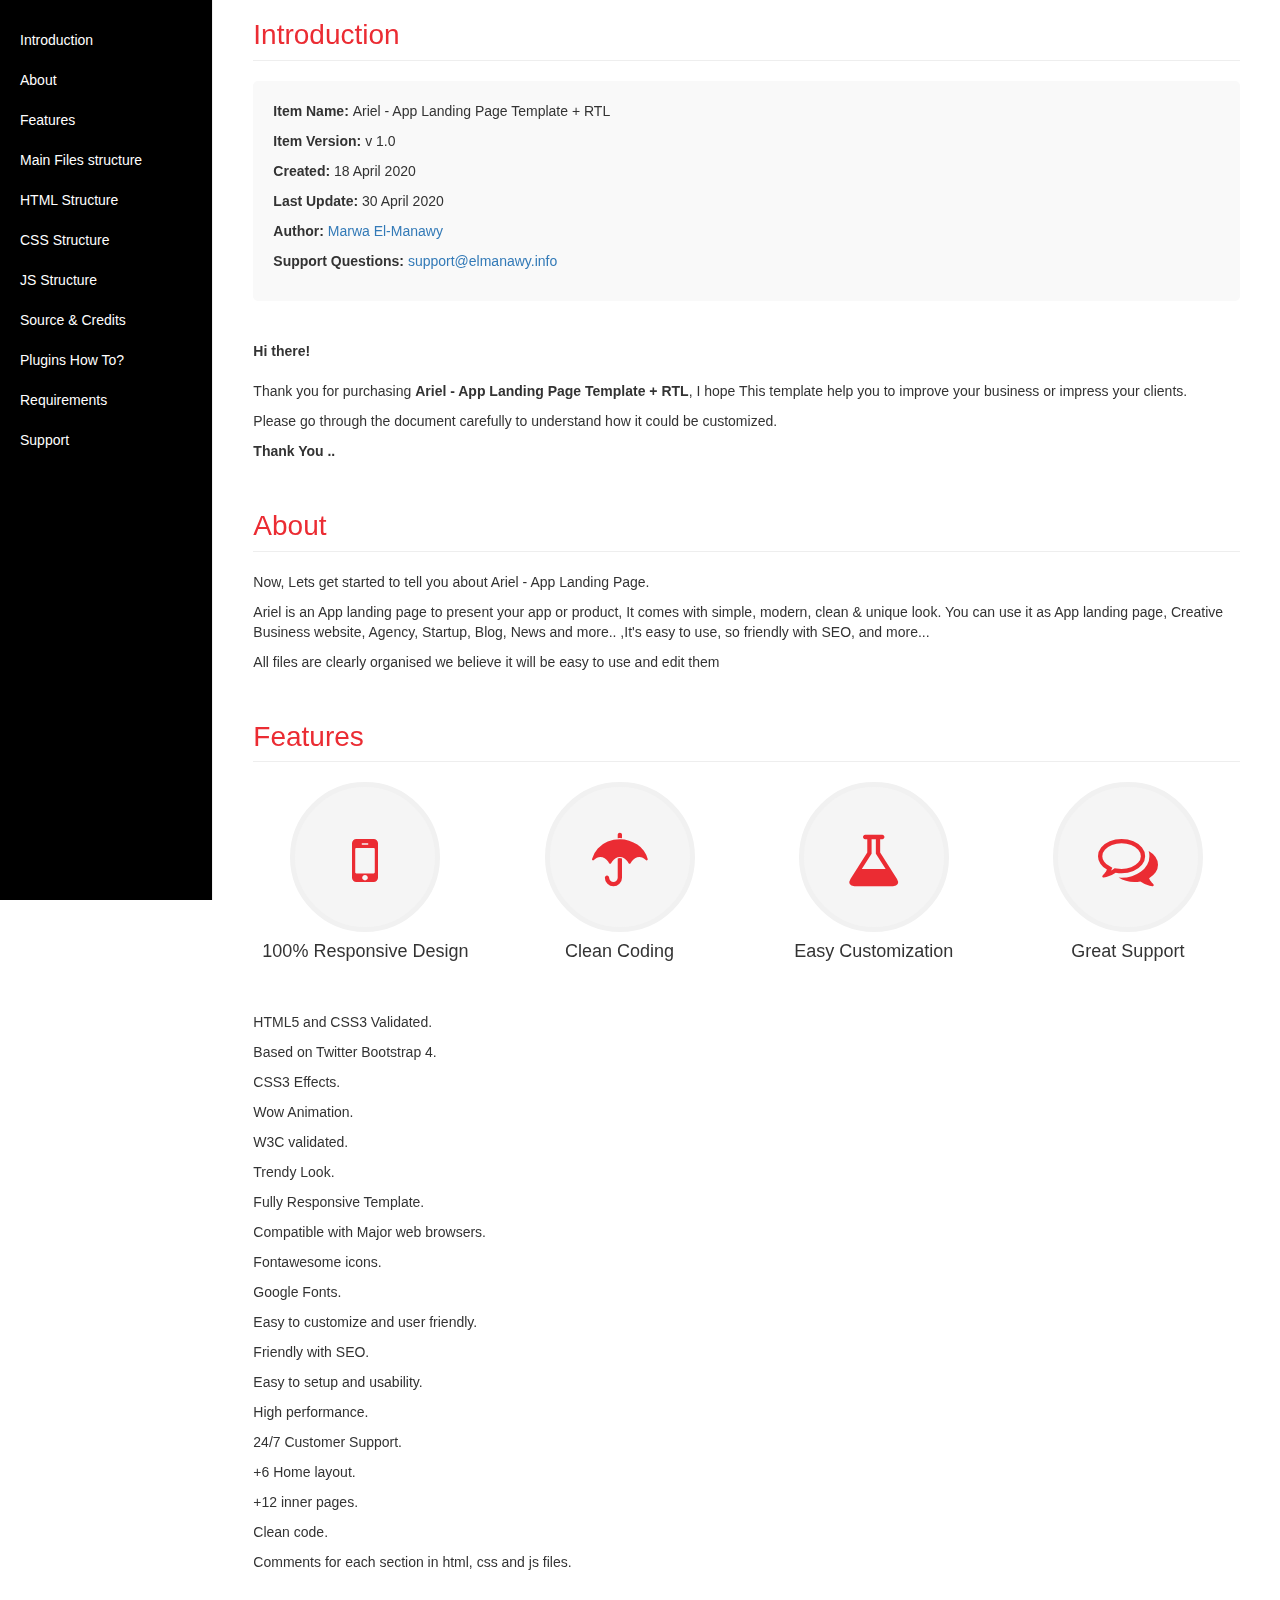
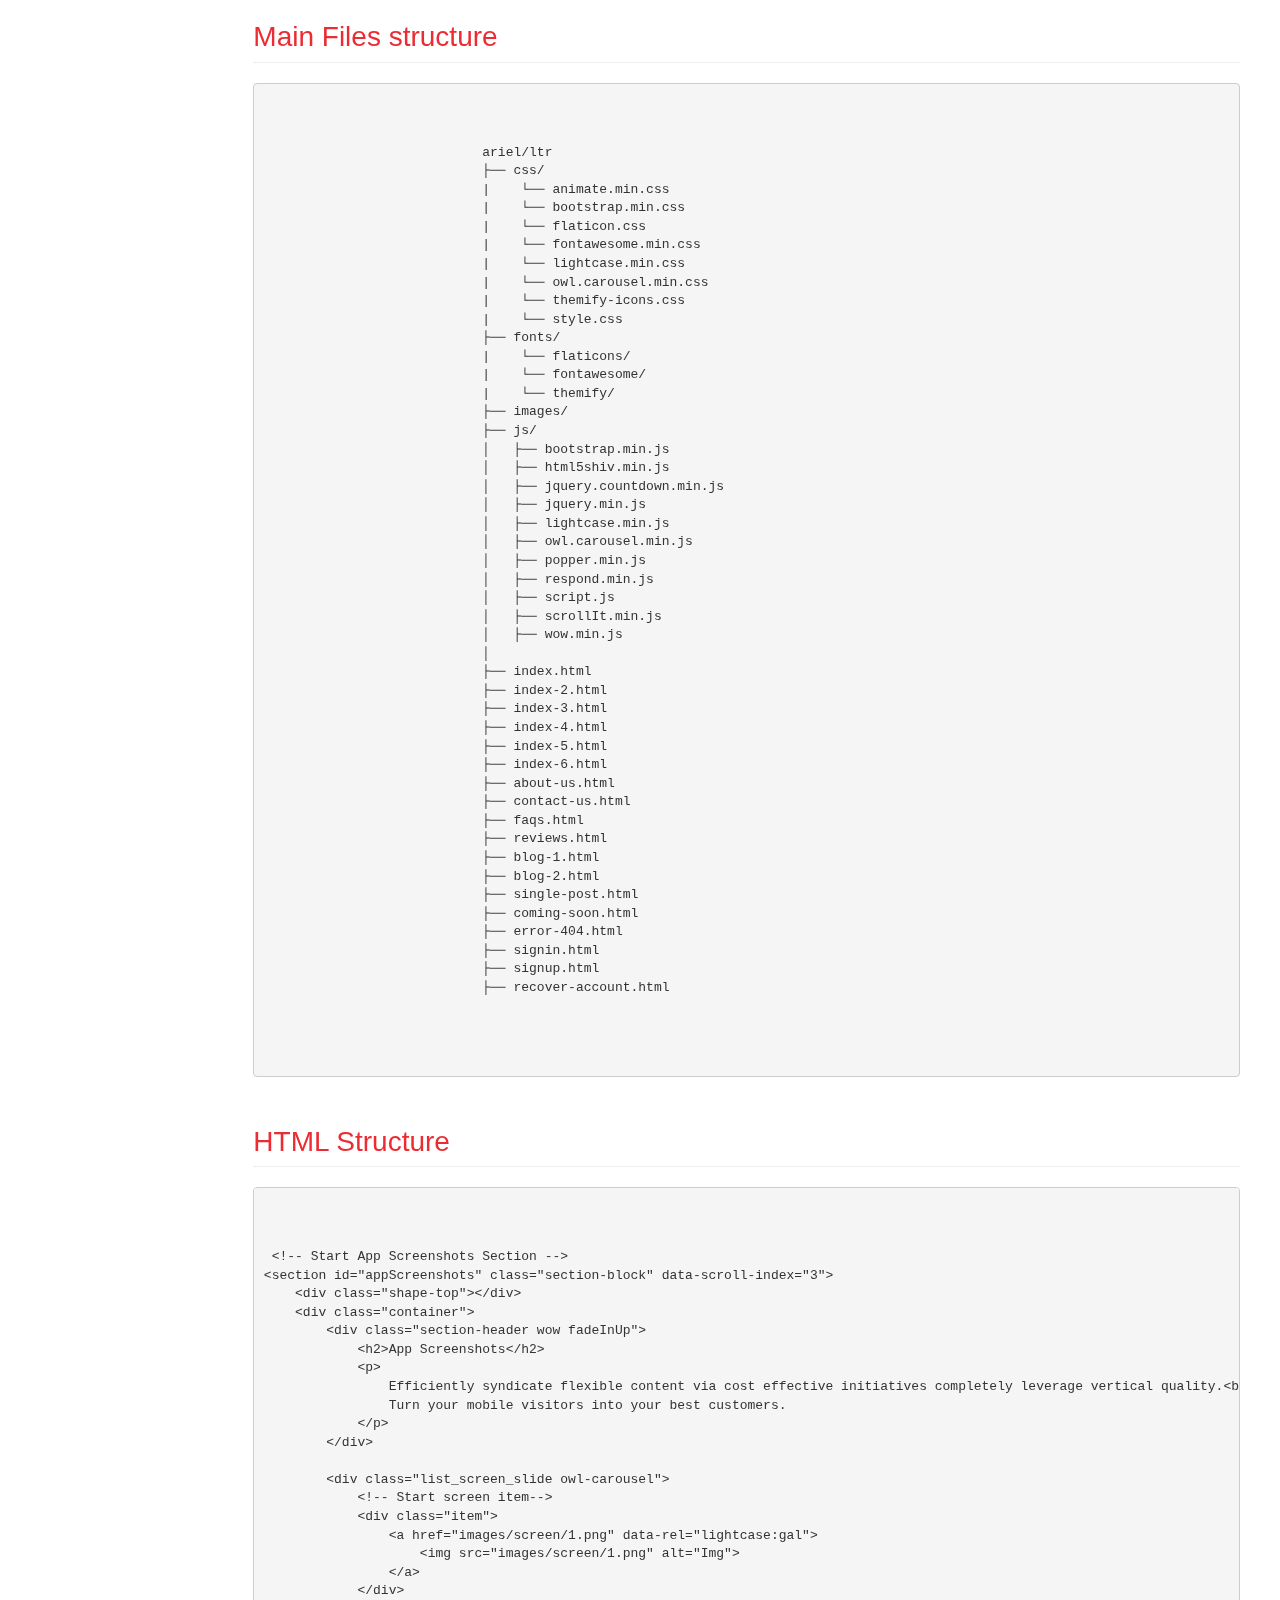
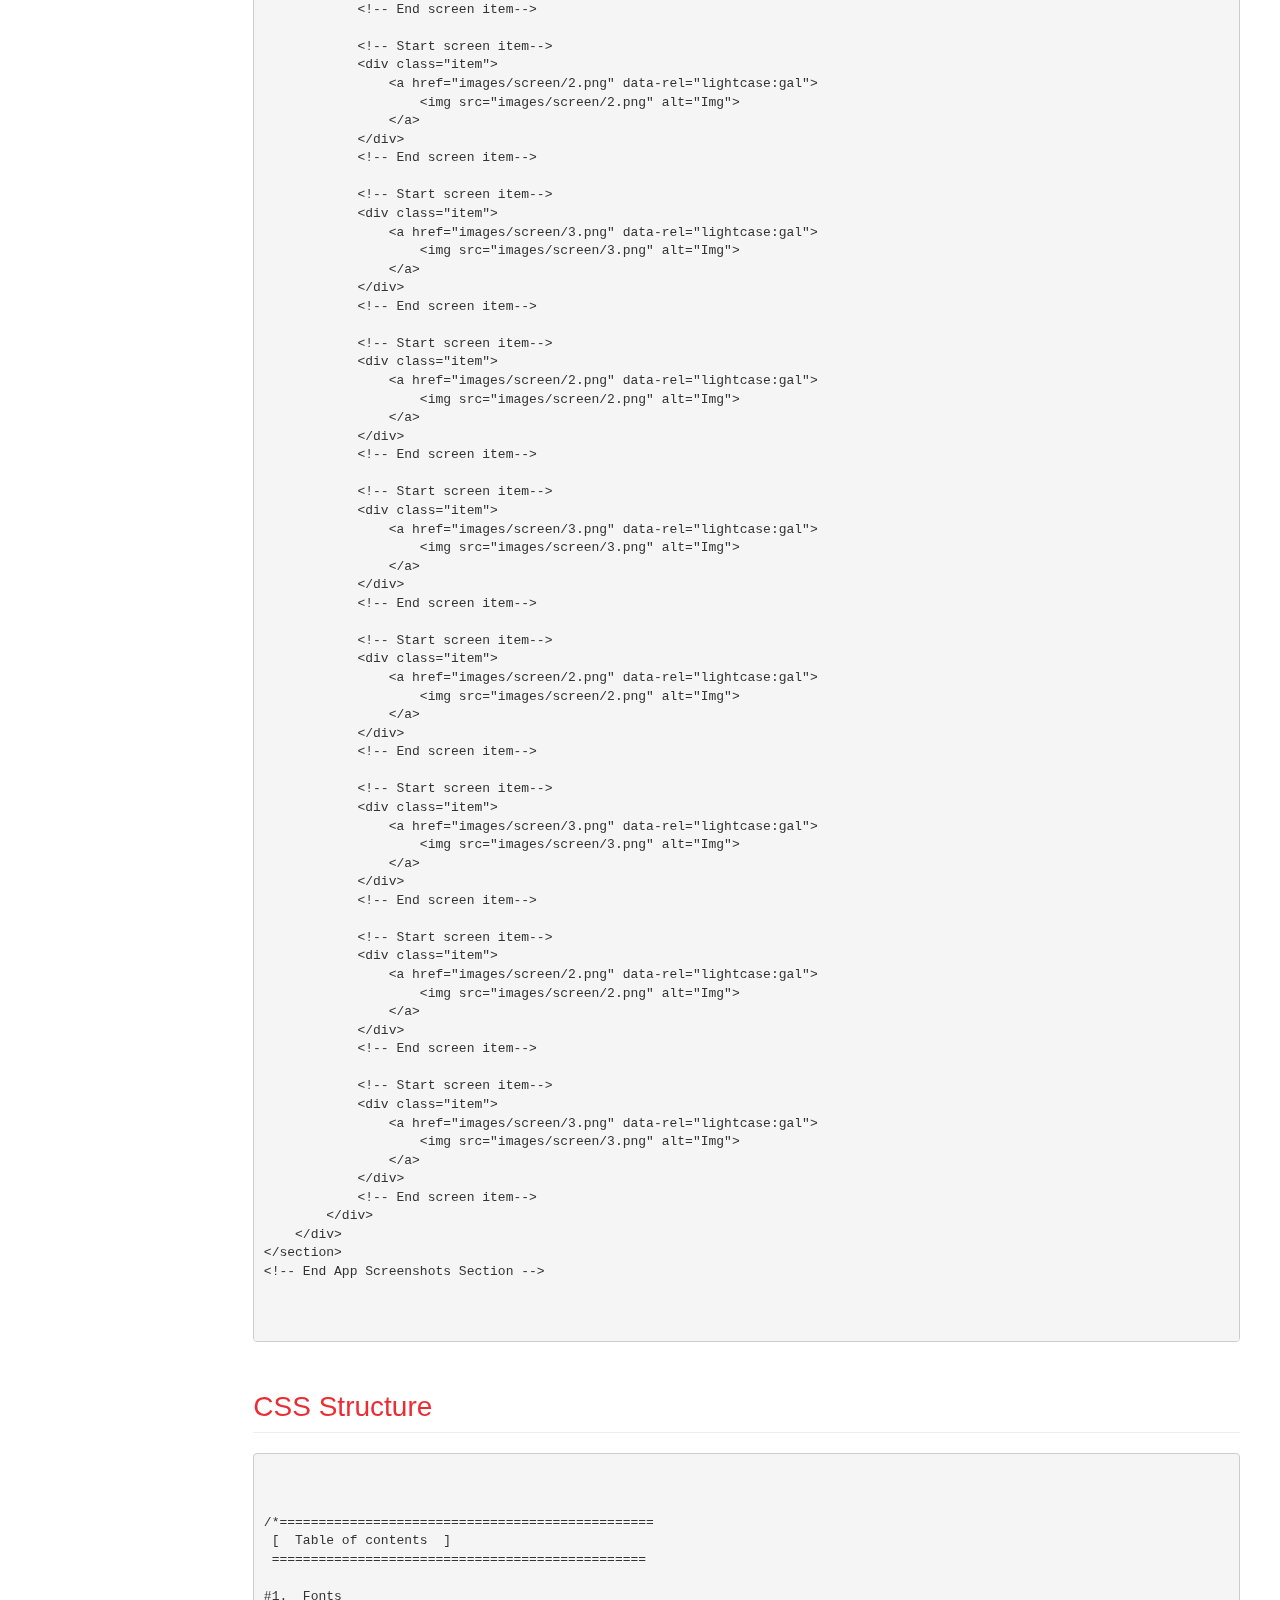
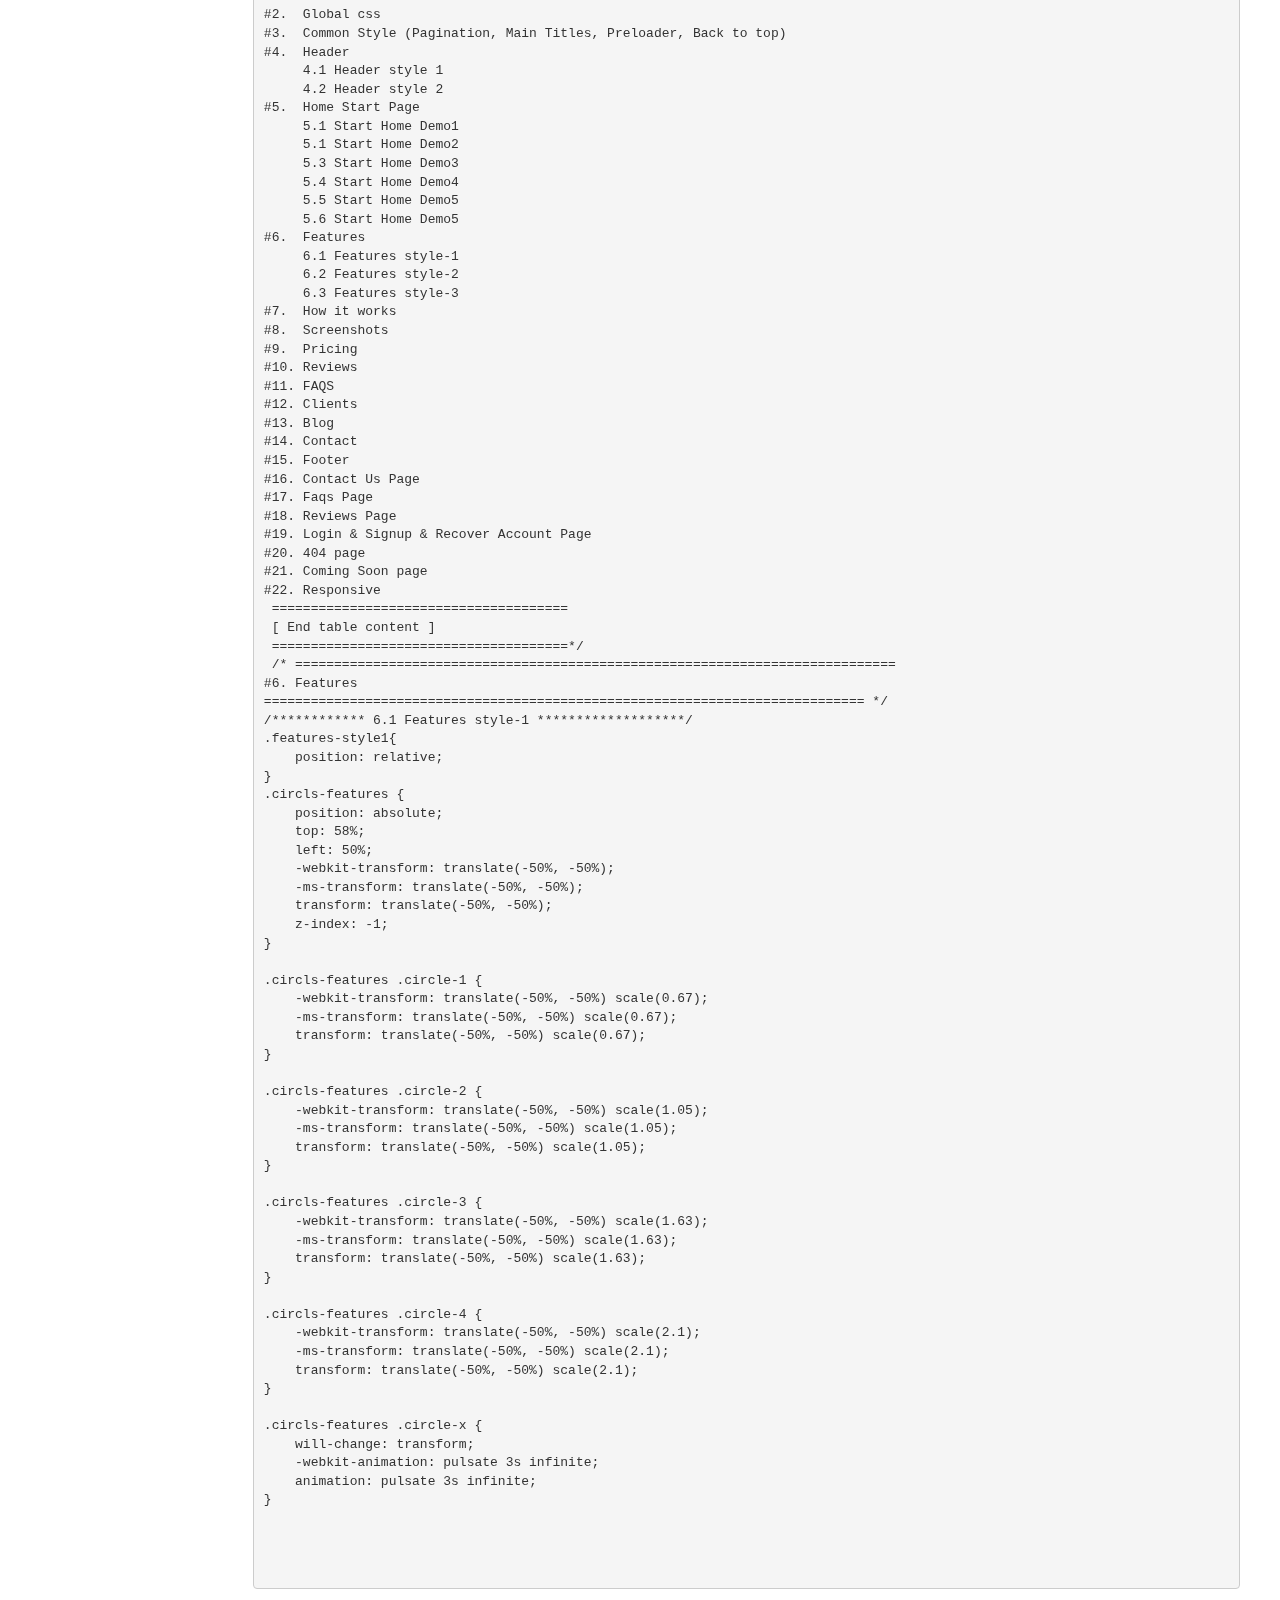
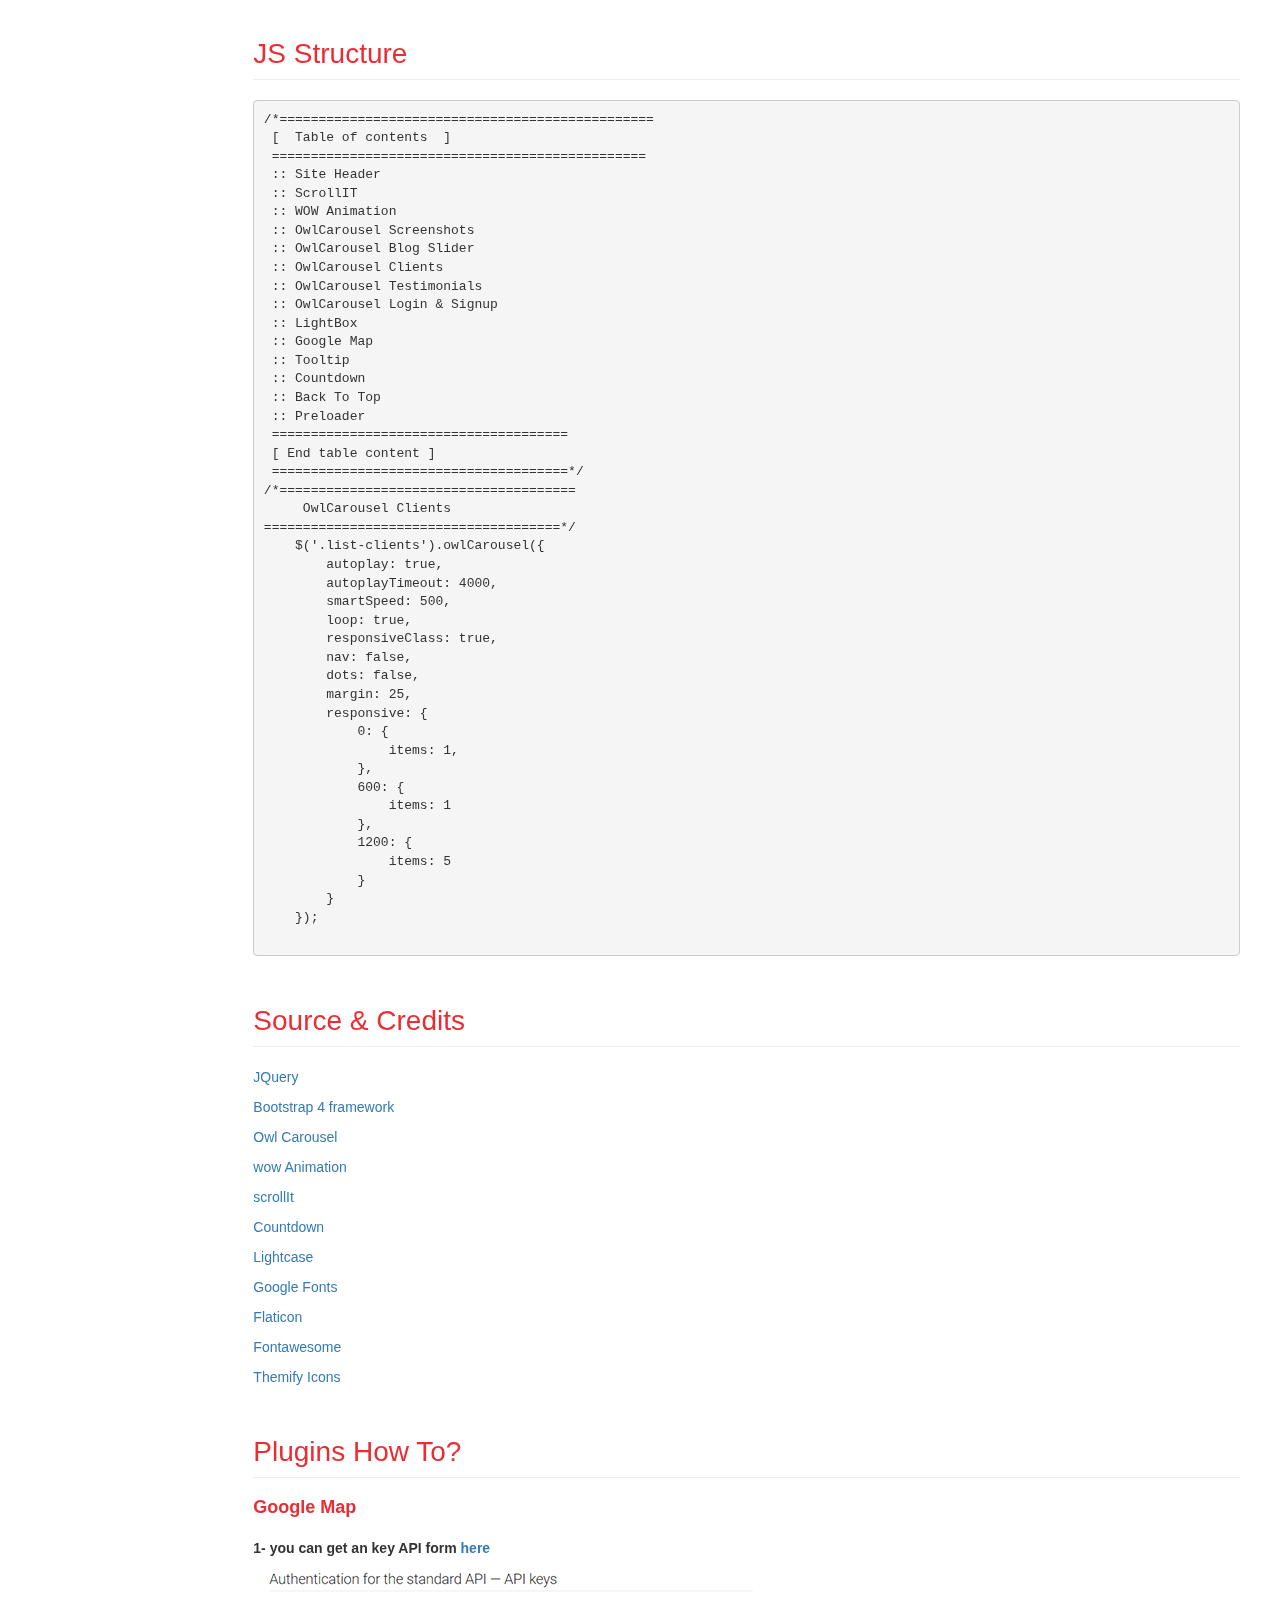
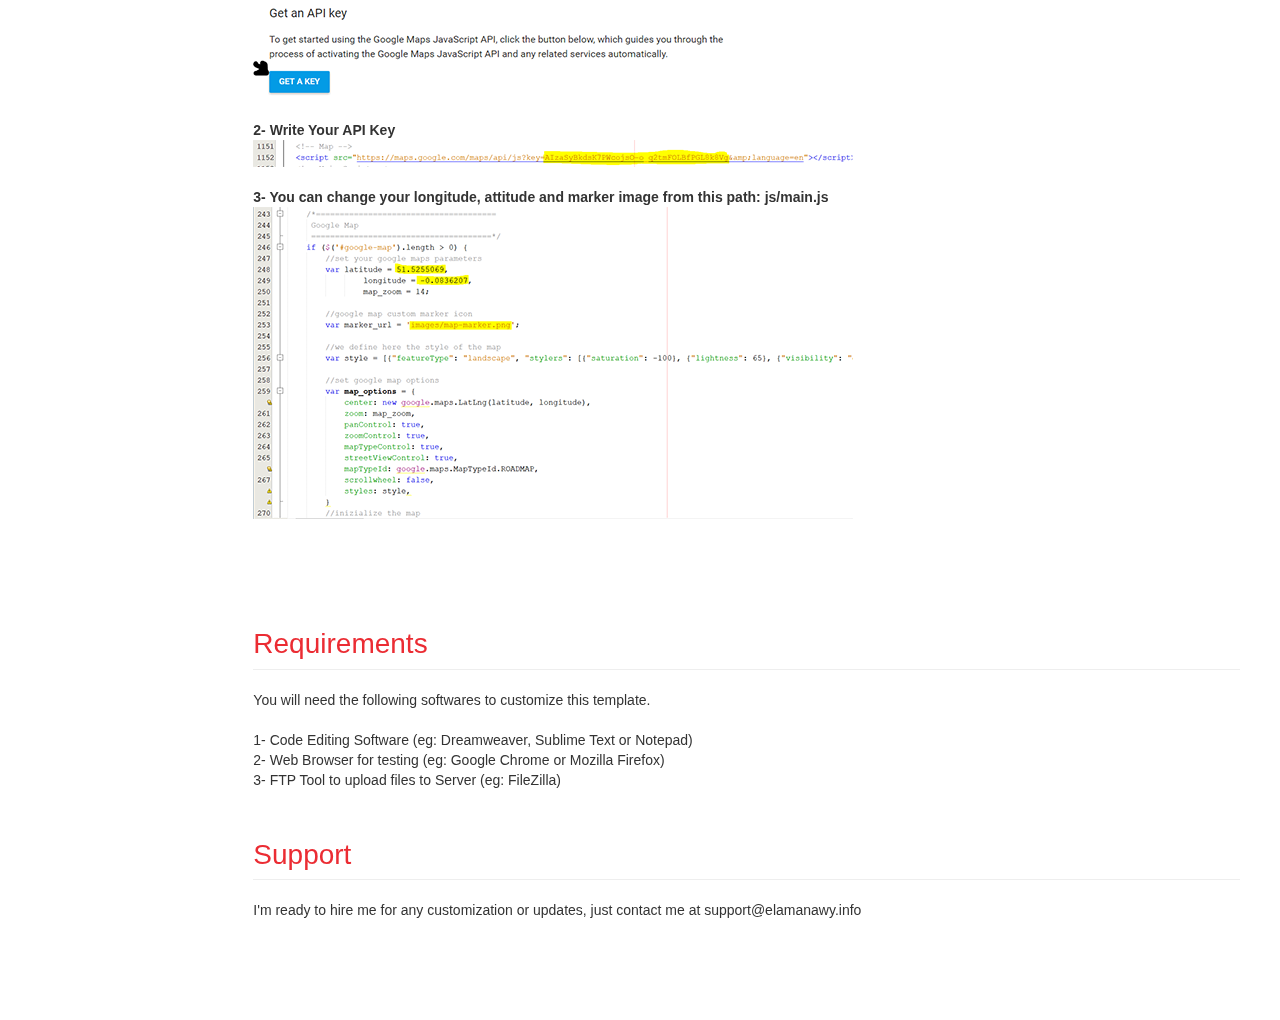
<file: documentation/index.html>
<!DOCTYPE html>
<html lang="en">
    <head>
        <meta http-equiv="Content-Type" content="text/html; charset=UTF-8">
        <meta http-equiv="X-UA-Compatible" content="IE=edge">
        <meta name="viewport" content="width=device-width, initial-scale=1">
        <meta name="author" content="Marwa El-Manawy <marwa@elmanawy.info>" />
        <title>Ariel - App Landing Page Template + RTL</title>
        <link href="assets/bootstrap.min.css" rel="stylesheet">
        <link href="assets/style.css" rel="stylesheet">
        <link rel="stylesheet" href="https://maxcdn.bootstrapcdn.com/font-awesome/4.5.0/css/font-awesome.min.css">        
    </head>
    <body>
        <div class="container-fluid">
            <div class="row">
                <div class="col-sm-3 col-md-2 sidebar">
                    <ul class="nav nav-sidebar">
                        <li><a href="#introduction">Introduction <span class="sr-only">(current)</span></a></li>
                        <li><a href="#about">About</a></li>
                        <li><a href="#features">Features</a></li>
                        <li><a href="#files">Main Files structure</a></li>
                        <li><a href="#html">HTML Structure</a></li>
                        <li><a href="#css">CSS Structure</a></li>
                        <li><a href="#js">JS Structure</a></li>
                        <li><a href="#credits">Source & Credits</a></li>
                        <li><a href="#plugin">Plugins How To?</a></li>
                        <li><a href="#requirements">Requirements</a></li>
                        <li><a href="#support">Support</a></li>
                    </ul>
                </div>
                <div class="col-sm-9 col-sm-offset-3 col-md-10 col-md-offset-2 main">
                    <div class="block" id="introduction">
                        <h1 class="page-header">Introduction</h1>
                        <div class="intro-doc">
                            <ul>
                                <li><strong>Item Name: </strong> Ariel - App Landing Page Template + RTL</li>
                                <li><strong>Item Version: </strong> v 1.0</li>
                                <li><strong>Created: </strong> 18 April 2020</li>
                                <li><strong>Last Update: </strong> 30 April 2020</li>
                                <li><strong>Author:  </strong> <a href="https://elmanawy.info/">Marwa El-Manawy</a></li>
                                <li><strong>Support Questions:  </strong> <a href="mailto:support@elmanawy.info">support@elmanawy.info</a></li>
                            </ul>
                        </div>
                        <div>
                            <strong>Hi there!</strong><br><br>
                            <p>Thank you for purchasing <b>Ariel - App Landing Page Template + RTL</b>, I hope This template help you to improve your business or impress your clients.</p>
                            <p>Please go through the document carefully to understand how it could be customized.</p> 
                        </div>
                        <b>Thank You ..</b>
                    </div>
                    <div class="block" id="about">
                        <h1 class="page-header">About</h1>
                        <p> Now, Lets get started to tell you about Ariel - App Landing Page.</p>
                        <p>
                            Ariel is an App landing page to present your app or product, It comes with simple, modern, clean & unique look. You can use it as App landing page, Creative Business website, Agency, Startup, Blog, News and more..
                            ,It's easy to use, so friendly with SEO, and more... 
                        </p>
                        <p> All files are clearly organised we believe it will be easy to use and edit them</p>
                    </div>
                    <div class="block" id="features">
                        <h1 class="page-header">Features</h1>

                        <div class="row placeholders">
                            <div class="col-xs-6 col-sm-3 placeholder">
                                <span class="img-responsive">
                                    <i class="fa fa-mobile-phone"></i>
                                </span>
                                <h4>100% Responsive Design</h4>
                            </div>
                            <div class="col-xs-6 col-sm-3 placeholder">
                                <span class="img-responsive">
                                    <i class="fa fa-umbrella"></i>
                                </span>
                                <h4>Clean Coding</h4>
                            </div>
                            <div class="col-xs-6 col-sm-3 placeholder">
                                <span class="img-responsive">
                                    <i class="fa fa-flask"></i>
                                </span>
                                <h4>Easy Customization</h4>
                            </div>
                            <div class="col-xs-6 col-sm-3 placeholder">
                                <span class="img-responsive">
                                    <i class="fa fa-comments-o"></i>
                                </span>
                                <h4>Great Support</h4>
                            </div>
                        </div>
                        <ul>
                            <li>HTML5 and CSS3 Validated.</li>
                            <li>Based on Twitter Bootstrap 4.</li>
                            <li>CSS3 Effects.</li>
                            <li>Wow Animation.</li>
                            <li>W3C validated.</li>
                            <li>Trendy Look.</li>
                            <li>Fully Responsive Template.</li>
                            <li>Compatible with Major web browsers.</li>
                            <li>Fontawesome icons.</li>
                            <li>Google Fonts.</li>
                            <li>Easy to customize and user friendly.</li>
                            <li>Friendly with SEO.</li>
                            <li>Easy to setup and usability.</li>
                            <li>High performance.</li>
                            <li>24/7 Customer Support.</li>
                            <li>+6 Home layout.</li>
                            <li>+12 inner pages.</li>
                            <li>Clean code.</li>
                            <li>Comments for each section in html, css and js files.</li>
                        </ul>
                    </div>
                    <div class="block" id="files">
                        <h1 class="page-header">Main Files structure</h1>
                        <pre>
                        <xmp>
                            ariel/ltr
                            ├── css/
                            |    └── animate.min.css
                            |    └── bootstrap.min.css
                            |    └── flaticon.css
                            |    └── fontawesome.min.css
                            |    └── lightcase.min.css
                            |    └── owl.carousel.min.css
                            |    └── themify-icons.css
                            |    └── style.css
                            ├── fonts/
                            |    └── flaticons/
                            |    └── fontawesome/
                            |    └── themify/
                            ├── images/
                            ├── js/
                            │   ├── bootstrap.min.js
                            │   ├── html5shiv.min.js
                            │   ├── jquery.countdown.min.js
                            │   ├── jquery.min.js
                            │   ├── lightcase.min.js
                            │   ├── owl.carousel.min.js
                            │   ├── popper.min.js
                            │   ├── respond.min.js
                            │   ├── script.js
                            │   ├── scrollIt.min.js
                            │   ├── wow.min.js
                            │   
                            ├── index.html
                            ├── index-2.html
                            ├── index-3.html
                            ├── index-4.html
                            ├── index-5.html
                            ├── index-6.html
                            ├── about-us.html
                            ├── contact-us.html
                            ├── faqs.html
                            ├── reviews.html
                            ├── blog-1.html
                            ├── blog-2.html
                            ├── single-post.html
                            ├── coming-soon.html
                            ├── error-404.html
                            ├── signin.html
                            ├── signup.html
                            ├── recover-account.html
                        </xmp>
                        </pre>
                    </div>
                    <div class="block" id="html">
                        <h1 class="page-header">HTML Structure</h1>
                        <pre>
                            <xmp>
 <!-- Start App Screenshots Section -->
<section id="appScreenshots" class="section-block" data-scroll-index="3">
    <div class="shape-top"></div>
    <div class="container">
        <div class="section-header wow fadeInUp">
            <h2>App Screenshots</h2>
            <p>
                Efficiently syndicate flexible content via cost effective initiatives completely leverage vertical quality.<br>
                Turn your mobile visitors into your best customers. 
            </p>
        </div>

        <div class="list_screen_slide owl-carousel">
            <!-- Start screen item-->
            <div class="item">
                <a href="images/screen/1.png" data-rel="lightcase:gal">
                    <img src="images/screen/1.png" alt="Img">
                </a>
            </div>
            <!-- End screen item-->

            <!-- Start screen item-->
            <div class="item">
                <a href="images/screen/2.png" data-rel="lightcase:gal">
                    <img src="images/screen/2.png" alt="Img">
                </a>
            </div>
            <!-- End screen item-->

            <!-- Start screen item-->
            <div class="item">
                <a href="images/screen/3.png" data-rel="lightcase:gal">
                    <img src="images/screen/3.png" alt="Img">
                </a>
            </div>
            <!-- End screen item-->

            <!-- Start screen item-->
            <div class="item">
                <a href="images/screen/2.png" data-rel="lightcase:gal">
                    <img src="images/screen/2.png" alt="Img">
                </a>
            </div>
            <!-- End screen item-->

            <!-- Start screen item-->
            <div class="item">
                <a href="images/screen/3.png" data-rel="lightcase:gal">
                    <img src="images/screen/3.png" alt="Img">
                </a>
            </div>
            <!-- End screen item-->

            <!-- Start screen item-->
            <div class="item">
                <a href="images/screen/2.png" data-rel="lightcase:gal">
                    <img src="images/screen/2.png" alt="Img">
                </a>
            </div>
            <!-- End screen item-->

            <!-- Start screen item-->
            <div class="item">
                <a href="images/screen/3.png" data-rel="lightcase:gal">
                    <img src="images/screen/3.png" alt="Img">
                </a>
            </div>
            <!-- End screen item-->

            <!-- Start screen item-->
            <div class="item">
                <a href="images/screen/2.png" data-rel="lightcase:gal">
                    <img src="images/screen/2.png" alt="Img">
                </a>
            </div>
            <!-- End screen item-->

            <!-- Start screen item-->
            <div class="item">
                <a href="images/screen/3.png" data-rel="lightcase:gal">
                    <img src="images/screen/3.png" alt="Img">
                </a>
            </div>
            <!-- End screen item-->
        </div>
    </div>
</section>
<!-- End App Screenshots Section -->     
</xmp>
                        </pre>
                    </div>
                    <div class="block" id="css">
                        <h1 class="page-header">CSS Structure</h1>
                        <pre>
                        <xmp>
/*================================================
 [  Table of contents  ]
 ================================================

#1.  Fonts
#2.  Global css
#3.  Common Style (Pagination, Main Titles, Preloader, Back to top)
#4.  Header
     4.1 Header style 1
     4.2 Header style 2
#5.  Home Start Page
     5.1 Start Home Demo1
     5.1 Start Home Demo2
     5.3 Start Home Demo3
     5.4 Start Home Demo4
     5.5 Start Home Demo5
     5.6 Start Home Demo5
#6.  Features
     6.1 Features style-1
     6.2 Features style-2
     6.3 Features style-3
#7.  How it works
#8.  Screenshots
#9.  Pricing
#10. Reviews
#11. FAQS
#12. Clients
#13. Blog
#14. Contact
#15. Footer
#16. Contact Us Page
#17. Faqs Page
#18. Reviews Page
#19. Login & Signup & Recover Account Page
#20. 404 page
#21. Coming Soon page
#22. Responsive
 ======================================
 [ End table content ]
 ======================================*/
 /* ============================================================================= 
#6. Features
============================================================================= */
/************ 6.1 Features style-1 *******************/
.features-style1{
    position: relative;
}
.circls-features {
    position: absolute;
    top: 58%;
    left: 50%;
    -webkit-transform: translate(-50%, -50%);
    -ms-transform: translate(-50%, -50%);
    transform: translate(-50%, -50%);
    z-index: -1;
}

.circls-features .circle-1 {
    -webkit-transform: translate(-50%, -50%) scale(0.67);
    -ms-transform: translate(-50%, -50%) scale(0.67);
    transform: translate(-50%, -50%) scale(0.67);
}

.circls-features .circle-2 {
    -webkit-transform: translate(-50%, -50%) scale(1.05);
    -ms-transform: translate(-50%, -50%) scale(1.05);
    transform: translate(-50%, -50%) scale(1.05);
}

.circls-features .circle-3 {
    -webkit-transform: translate(-50%, -50%) scale(1.63);
    -ms-transform: translate(-50%, -50%) scale(1.63);
    transform: translate(-50%, -50%) scale(1.63);
}

.circls-features .circle-4 {
    -webkit-transform: translate(-50%, -50%) scale(2.1);
    -ms-transform: translate(-50%, -50%) scale(2.1);
    transform: translate(-50%, -50%) scale(2.1);
}

.circls-features .circle-x {
    will-change: transform;
    -webkit-animation: pulsate 3s infinite;
    animation: pulsate 3s infinite;
}
                        </xmp>
                        </pre>
                    </div>
                    <div class="block" id="js">
                        <h1 class="page-header">JS Structure</h1>
                        <pre>
/*================================================
 [  Table of contents  ]
 ================================================
 :: Site Header
 :: ScrollIT
 :: WOW Animation
 :: OwlCarousel Screenshots
 :: OwlCarousel Blog Slider
 :: OwlCarousel Clients
 :: OwlCarousel Testimonials
 :: OwlCarousel Login & Signup
 :: LightBox
 :: Google Map
 :: Tooltip
 :: Countdown
 :: Back To Top
 :: Preloader
 ======================================
 [ End table content ]
 ======================================*/
/*======================================
     OwlCarousel Clients
======================================*/
    $('.list-clients').owlCarousel({
        autoplay: true,
        autoplayTimeout: 4000,
        smartSpeed: 500,
        loop: true,
        responsiveClass: true,
        nav: false,
        dots: false,
        margin: 25,
        responsive: {
            0: {
                items: 1,
            },
            600: {
                items: 1
            },
            1200: {
                items: 5
            }
        }
    });
                        </pre>
                    </div>
                    <div class="block" id="credits">
                        <h1 class="page-header">Source & Credits</h1>
                        <ul>
                            <li><a href="http://jquery.com">JQuery</a></li>
                            <li><a href="https://getbootstrap.com">Bootstrap 4 framework</a> </li>
                            <li><a href="https://owlcarousel2.github.io/OwlCarousel2">Owl Carousel</a></li>
                            <li><a href="https://wowjs.uk">wow Animation</a></li>
                            <li><a href="https://www.jqueryscript.net/demo/Easy-jQuery-Plugin-For-Scrolling-Web-Page-ScrollIt-js/demo/">scrollIt</a></li>
                            <li><a href="https://hilios.github.io/jQuery.countdown">Countdown</a></li>
                            <li><a href="https://cornel.bopp-art.com/lightcase">Lightcase</a></li>
                            <li><a href="https://fonts.google.com">Google Fonts</a> </li>
                            <li><a href="https://www.flaticon.com">Flaticon</a> </li>
                            <li><a href="https://fontawesome.com">Fontawesome</a> </li>
                            <li><a href="https://themify.me/themify-icons">Themify Icons</a> </li>
                        </ul>
                    </div>
                    <div class="block" id="plugin">
                        <h1 class="page-header">Plugins How To?</h1>
                        <div>

                            <h2 class="inside-title"> Google Map</h2>
                            <p>
                                <strong> 1-  you can get an key API form <a href="https://developers.google.com/maps/documentation/javascript/get-api-key">here</a></strong> <br>
                                <img src="assets/contact0.png">
                                <br> <br>
                                <strong> 2- Write Your API Key</strong><br>
                                <img src="assets/contact1.png">
                                <br> <br>
                                <strong>3- You can change your longitude, attitude and marker image from this path: js/main.js</strong><br>
                                <img src="assets/contact2.png">
                                <br> <br>
                                <br><br>
                            </p>
                        </div>
                    </div>
                    <div class="block" id="requirements">
                        <h1 class="page-header">Requirements</h1>
                        <p>
                            You will need the following softwares to customize this template. <br><br>
                            1- Code Editing Software (eg: Dreamweaver, Sublime Text or Notepad)<br>
                            2- Web Browser for testing (eg: Google Chrome or Mozilla Firefox)<br>
                            3- FTP Tool to upload files to Server (eg: FileZilla)<br>
                        </p>
                    </div>              
                    <div class="block" id="support">
                        <h1 class="page-header">Support</h1>
                        <p>I'm ready to hire me for any customization or updates, just contact me at support@elamanawy.info</p>
                        <br>
                    </div>
                </div>
            </div>
        </div>
    </body>
</html>
</file>
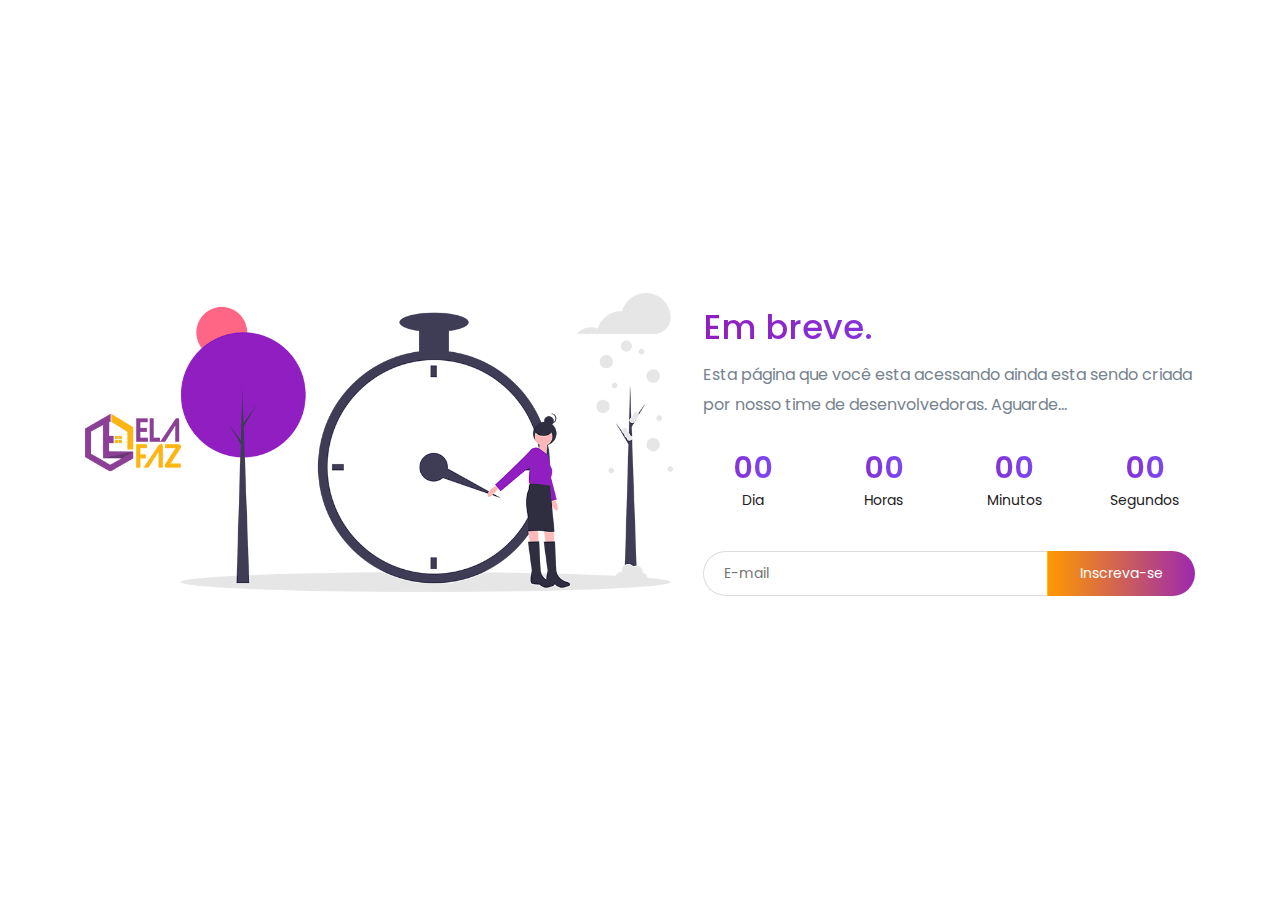
<file: coming-soon.html>
<!DOCTYPE html>
<html lang="en">

<head>
    <meta charset="utf-8">
    <meta name="viewport" content="width=device-width, initial-scale=1">
    <title>Ela Faz - Em breve...</title>
    <meta name="description" content="App Landing page, RTL Version, Marwa El-Manawy, Application">
    <meta name="author" content="Marwa El-Manawy - https://elmanawy.info" />
    <link rel="icon" href="favicon.png">
    <!-- Font Icons -->
    <link rel="stylesheet" href="css/fontawesome.min.css">
    <link rel="stylesheet" href="css/themify-icons.css">
    <link rel="stylesheet" href="css/flaticon.css">
    <!-- Bootstrap -->
    <link rel="stylesheet" href="css/bootstrap.min.css">
    <!-- Animation -->
    <link rel="stylesheet" href="css/animate.min.css">
    <!-- Owl Carousel -->
    <link rel="stylesheet" href="css/owl.carousel.min.css">
    <!-- Light Case -->
    <link rel="stylesheet" href="css/lightcase.min.css" type="text/css">
    <!-- Template style -->
    <link rel="stylesheet" href="css/style.css">
    <!--[if lt IE 9]>
          <script src="js/html5shiv.min.js"></script>
          <script src="js/respond.min.js"></script>
        <![endif]-->
</head>

<body>
    <div class="d-lg-flex">
        <div class="container d-lg-flex align-items-lg-center custompage-content">
            <div class="logo">
                <a href="index.html"><img src="images/logo-2.png" alt="IMG" /></a>
            </div>
            <div class="row align-items-lg-center">
                <div class="col-lg-6">
                    <img class="img-fluid" src="images/coming-soon.png" alt="IMG" />
                </div>
                <div class="col-lg-6 comin-soon-content">
                    <div class="mb-4">
                        <h1>Em breve.</h1>
                        <p>Esta página que você esta acessando ainda esta sendo criada por nosso time de
                            desenvolvedoras. Aguarde...</p>
                    </div>
                    <div class="countdown">
                        <div class="defaultCountdown row"></div>
                    </div>
                    <form class="newsletter-form">
                        <input type="email" placeholder="E-mail">
                        <button class="btn theme-btn">Inscreva-se</button>
                    </form>
                </div>
            </div>
        </div>
    </div>
    <!-- Start JS FILES -->
    <!-- JQuery -->
    <script src="js/jquery.min.js"></script>
    <script src="js/popper.min.js"></script>
    <!-- Bootstrap -->
    <script src="js/bootstrap.min.js"></script>
    <!-- Wow Animation -->
    <script src="js/wow.min.js"></script>
    <!-- Owl Coursel -->
    <script src="js/owl.carousel.min.js"></script>
    <!-- Images LightCase -->
    <script src="js/lightcase.min.js"></script>
    <!-- scrollIt -->
    <script src="js/scrollIt.min.js"></script>
    <!-- countdown -->
    <script src="js/jquery.countdown.min.js"></script>
    <!-- Main Script -->
    <script src="js/script.js"></script>
</body>

</html>
</file>
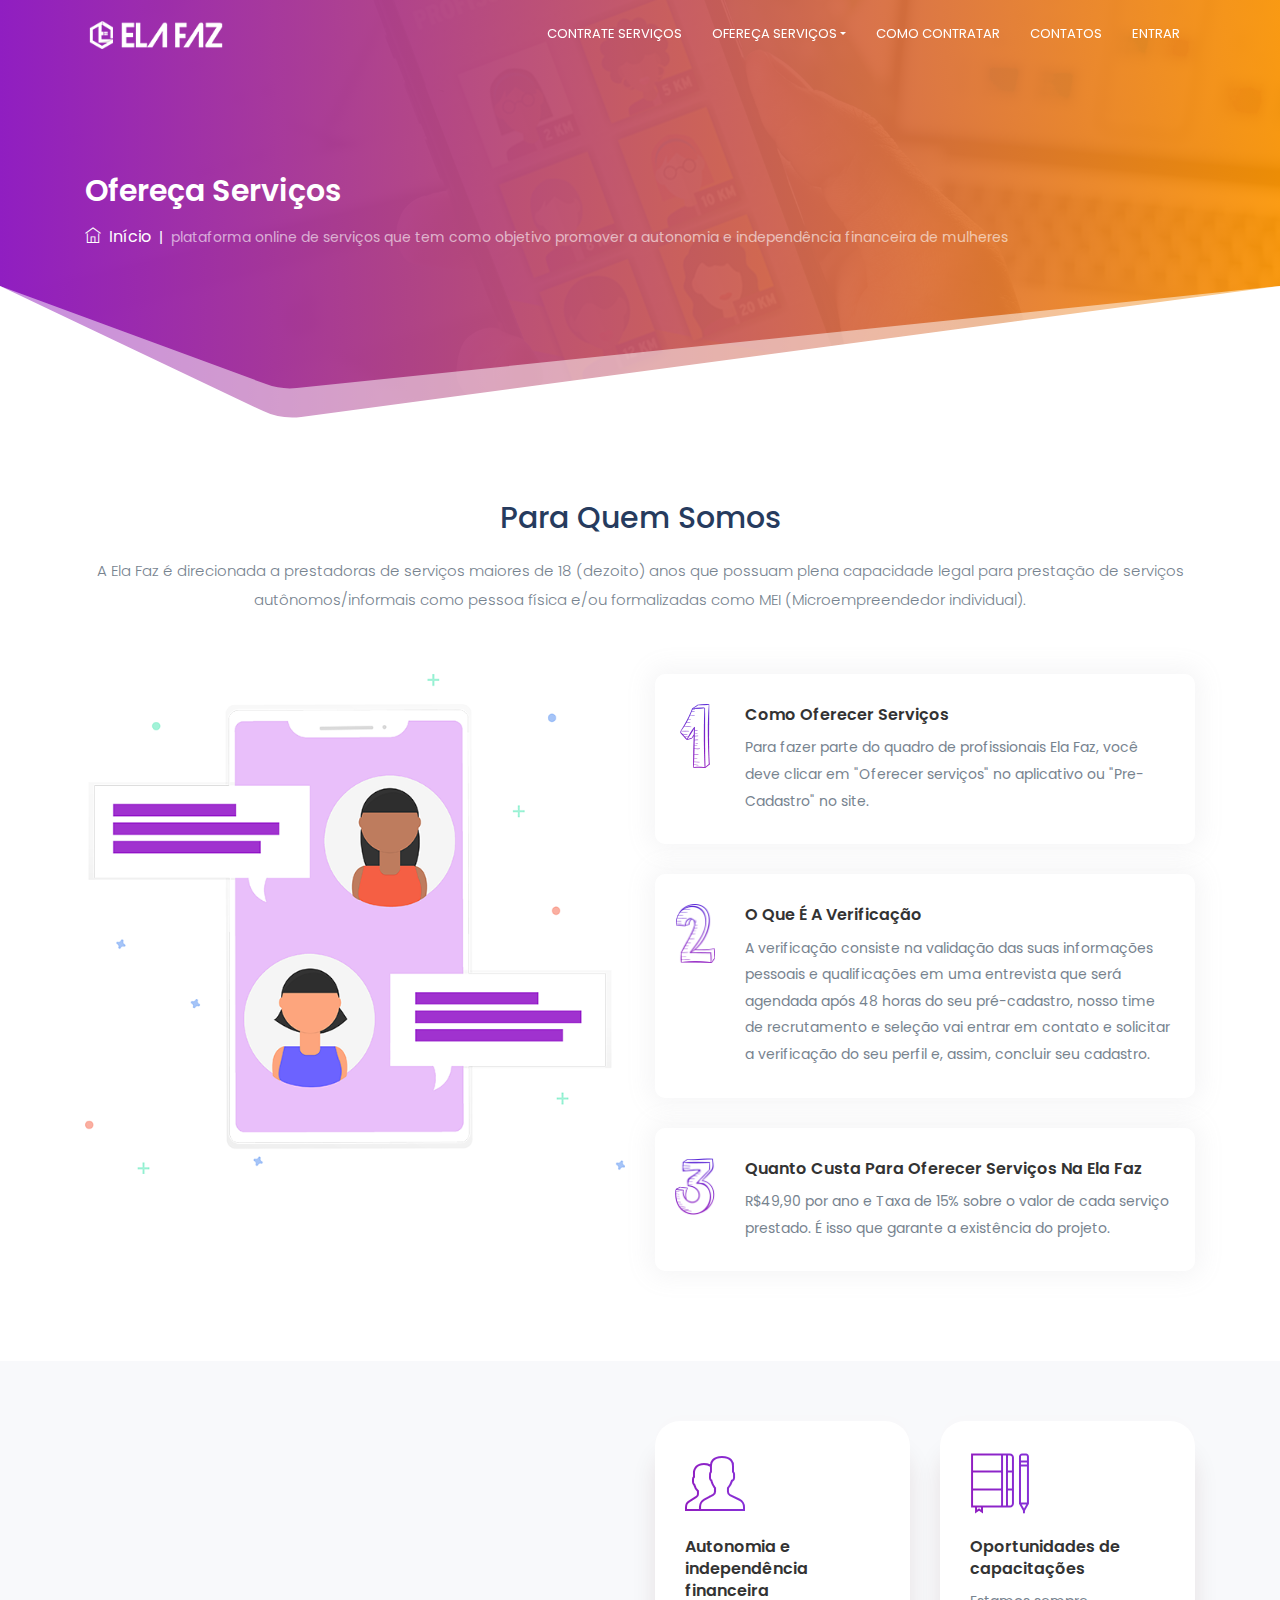
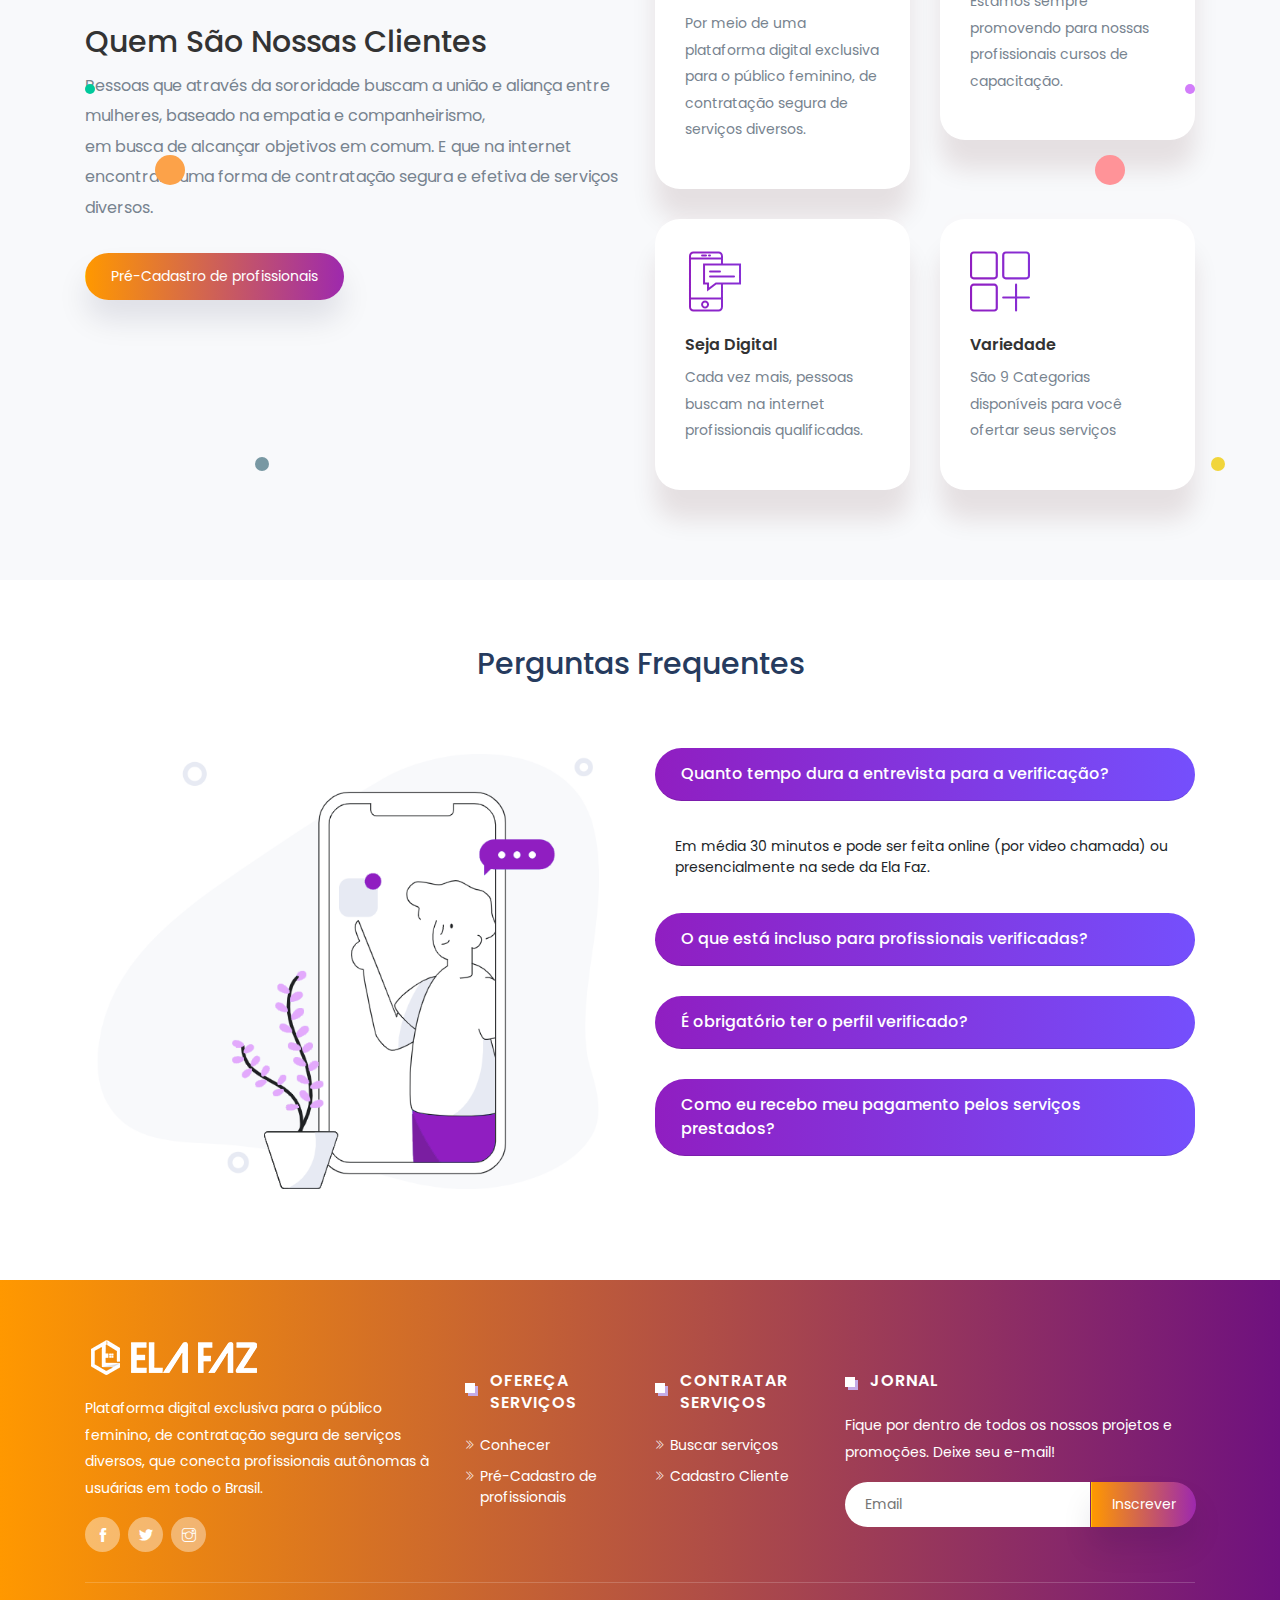
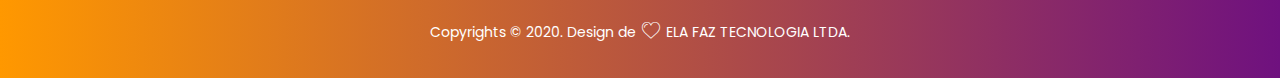
<file: conhecer.html>
<!DOCTYPE html>
<html lang="en">

<head>
    <meta charset="utf-8">
    <meta name="viewport" content="width=device-width, initial-scale=1">
    <title>Ela Faz - Ofereça Serviços</title>
    <meta name="description" content="App Landing page, RTL Version, Marwa El-Manawy, Application">
    <meta name="author" content="Marwa El-Manawy - https://elmanawy.info" />
    <link rel="icon" href="favicon.png">
    <!-- Font Icons -->
    <link rel="stylesheet" href="css/fontawesome.min.css">
    <link rel="stylesheet" href="css/themify-icons.css">
    <link rel="stylesheet" href="css/flaticon.css">
    <!-- Bootstrap -->
    <link rel="stylesheet" href="css/bootstrap.min.css">
    <!-- Animation -->
    <link rel="stylesheet" href="css/animate.min.css">
    <!-- Owl Carousel -->
    <link rel="stylesheet" href="css/owl.carousel.min.css">
    <!-- Light Case -->
    <link rel="stylesheet" href="css/lightcase.min.css" type="text/css">
    <!-- Template style -->
    <link rel="stylesheet" href="css/style.css">
    <!--[if lt IE 9]>
          <script src="js/html5shiv.min.js"></script>
          <script src="js/respond.min.js"></script>
        <![endif]-->
</head>

<body>
    <!-- preloader -->
    <div id="preloader">
        <div id="preloader-circle">
            <span></span>
            <span></span>
        </div>
    </div>
    <!-- /preloader -->

<!--MENU-->
    <header class="header-area" id="header-area">
        <nav class="navbar navbar-expand-md fixed-top">
            <div class="container">
                <div class="site-logo"><a class="navbar-brand" href="home.html"><img src="images/logo.png"
                            class="img-fluid" alt="IMG" /></a></div>
                <button class="navbar-toggler" type="button" data-toggle="collapse" data-target="#navbarCollapse"
                    aria-controls="navbarCollapse" aria-expanded="false" aria-label="Toggle navigation">
                    <span class="navbar-toggler-icon"><i class="ti-menu"></i></span>
                </button>
                <div class="collapse navbar-collapse" id="navbarCollapse">
                    <ul class="navbar-nav">

                        <li class="nav-item"><a href="coming-soon.html">Contrate Serviços</a></li>

                        <li class="nav-item dropdown">
                            <a class="dropdown-toggle" href="#" id="dropdownMenuButton2" data-toggle="dropdown"
                                aria-haspopup="true" aria-expanded="false">Ofereça Serviços</a>
                            <div class="dropdown-menu" aria-labelledby="dropdownMenuButton2">
                                <a class="dropdown-item" href="#">Conhecer</a>
                                <a class="dropdown-item" href="coming-soon.html">Pré-Cadastro</a>
                            </div>
                        </li>

                        <li class="nav-item"><a href="coming-soon.html">Como contratar</a></li>
                        <li class="nav-item"><a href="home.html#contact">Contatos</a></li>
                        <li class="nav-item"><a href="coming-soon.html">Entrar</a></li>

                    </ul>
                </div>
            </div>
        </nav>
    </header>
    <!-- // FIM DO MENU-->

    <div class="page-header">
        <div class="container">
            <div class="title-box">
                <h1 class="title">Ofereça Serviços</h1>
                <div class="breadcrumb">
                    <span>
                        <a title="Homepage" href="home.html"><i class="ti ti-home"></i>&nbsp;&nbsp;Início</a>
                    </span>
                    <span class="bread-sep">&nbsp; | &nbsp;</span>
                    <span>plataforma online de serviços que tem como objetivo promover a autonomia e independência
                        financeira de mulheres</span>
                </div>
            </div>
        </div>
        <div class="shape-bottom">
            <img src="images/shapes/price-shape.svg" alt="shape" class="bottom-shape img-fluid">
        </div>
    </div>

    <section id="how-it-work" class="section-block">
        <div class="container">
            <div class="section-header">
                <h2>Para quem somos</h2>
                <p>
                    A Ela Faz é direcionada a prestadoras de serviços maiores de 18 (dezoito) anos que possuam plena
                    capacidade legal
                    para prestação de serviços autônomos/informais como pessoa física e/ou formalizadas como MEI
                    (Microempreendedor individual).
                </p>
            </div>
            <div class="row">
                <div class="col-md-6">
                    <div class="img-box">
                        <img src="images/how-work.png" alt="IMG" />
                    </div>
                </div>
                <div class="col-md-6">
                    <div class="description-block">
                        <div class="inner-box">
                            <div class="step_num"><img src="images/step1.png" /></div>
                            <h3>Como oferecer serviços</h3>
                            <p>Para fazer parte do quadro de profissionais Ela Faz, você deve clicar em "Oferecer
                                serviços" no aplicativo ou "Pre-Cadastro" no site.
                            </p>
                        </div>
                    </div>
                    <div class="description-block">
                        <div class="inner-box">
                            <div class="step_num"><img src="images/step2.png" /></div>
                            <h3>O que é a verificação</h3>
                            <p>A verificação consiste na validação das suas informações pessoais e qualificações em
                                uma entrevista que será agendada após 48 horas do seu pré-cadastro, nosso time de
                                recrutamento e seleção vai
                                entrar em contato e solicitar a verificação do seu perfil e, assim, concluir seu
                                cadastro.</p>
                        </div>
                    </div>
                    <div class="description-block">
                        <div class="inner-box">
                            <div class="step_num"><img src="images/step3.png" /></div>
                            <h3>Quanto custa para oferecer serviços na Ela Faz</h3>
                            <p>R$49,90 por ano e Taxa de 15% sobre o valor de cada serviço prestado. É isso que garante
                                a existência do projeto.</p>
                        </div>
                    </div>
                </div>

            </div>
        </div>
    </section>
    <!-- Start Features Section -->
    <section id="AppFeatures" class="section-block features-style3">
        <div class="bubbles-animate">
            <div class="bubble b_one"></div>
            <div class="bubble b_two"></div>
            <div class="bubble b_three"></div>
            <div class="bubble b_four"></div>
            <div class="bubble b_five"></div>
            <div class="bubble b_six"></div>
        </div>
        <div class="container">
            <div class="row d-flex align-items-center">
                <div class="col-lg-6">
                    <div class="section-header-style2">
                        <h2>Quem são nossas clientes</h2>
                        <p>
                            Pessoas que através da sororidade buscam a união e aliança entre mulheres, baseado na
                            empatia e companheirismo,</br>
                            em busca de alcançar objetivos em comum. E que na internet encontram uma forma de
                            contratação segura e efetiva de serviços diversos.
                        </p>
                        <div class="btn-read-more"><a class="btn theme-btn" href="#">Pré-Cadastro de profissionais</a>
                        </div>
                    </div>
                </div>
                <div class="col-lg-6">
                    <div class="row">
                        <!-- Start Features item -->
                        <div class="col-md-6">
                            <div class="feature-block">
                                <span class="feature-icon">
                                    <i class="flaticon flaticon-users"></i>
                                </span>
                                <h3>Autonomia e independência financeira</h3>
                                <p>Por meio de uma plataforma digital exclusiva para o público feminino, de contratação
                                    segura de serviços diversos.</p>
                            </div>
                        </div>
                        <!-- End Features item -->

                        <!-- Start Features item -->
                        <div class="col-md-6">
                            <div class="feature-block offset-top">
                                <span class="feature-icon">
                                    <i class="flaticon flaticon-notebook-3"></i>
                                </span>
                                <h3>Oportunidades de capacitações</h3>
                                <p>Estamos sempre promovendo para nossas profissionais cursos de capacitação.</p>
                            </div>
                        </div>
                        <!-- End Features item -->

                        <!-- Start Features item -->
                        <div class="col-md-6">
                            <div class="feature-block">
                                <span class="feature-icon">
                                    <i class="flaticon flaticon-smartphone-10"></i>
                                </span>
                                <h3>Seja Digital</h3>
                                <p>Cada vez mais, pessoas buscam na internet profissionais qualificadas.</p>
                            </div>
                        </div>
                        <!-- End Features item -->

                        <!-- Start Features item -->
                        <div class="col-md-6">
                            <div class="feature-block offset-top">
                                <span class="feature-icon">
                                    <i class="flaticon flaticon-app"></i>
                                </span>
                                <h3>Variedade</h3>
                                <p>São 9 Categorias disponíveis para você ofertar seus serviços</p>
                            </div>
                        </div>
                        <!-- End Features item -->
                    </div>
                </div>
            </div>
        </div>

    </section>
    <!-- End Features Section -->

    <!-- Start Faqs Section -->
    <section id="faqs" class="section-block" data-scroll-index="6">
        <div class="container">
            <div class="section-header">
                <h2>Perguntas frequentes</h2>
                <p>

                </p>
            </div>
            <div class="row">
                <div class="col-md-6">
                    <div class="img-box">
                        <img src="images/faq2.png" class="img-fluid" alt="IMG" />
                    </div>
                </div>
                <div class="col-md-6">
                    <div class="accordion" id="accordionExample">
                        <!-- Start Faq item -->
                        <div class="card">
                            <div class="card-header" id="headingOne">
                                <h2 class="mb-0">
                                    <button class="btn btn-link" type="button" data-toggle="collapse"
                                        data-target="#collapseOne" aria-expanded="true" aria-controls="collapseOne">
                                        Quanto tempo dura a entrevista para a verificação?
                                    </button>
                                </h2>
                            </div>

                            <div id="collapseOne" class="collapse show" aria-labelledby="headingOne"
                                data-parent="#accordionExample">
                                <div class="card-body">
                                    Em média 30 minutos e pode ser feita online (por video chamada) ou presencialmente
                                    na sede da Ela Faz.
                                </div>
                            </div>
                        </div>
                        <!-- End Faq item -->

                        <!-- Start Faq item -->
                        <div class="card">
                            <div class="card-header" id="headingTwo">
                                <h2 class="mb-0">
                                    <button class="btn btn-link collapsed" type="button" data-toggle="collapse"
                                        data-target="#collapseTwo" aria-expanded="false" aria-controls="collapseTwo">
                                        O que está incluso para profissionais verificadas?
                                    </button>
                                </h2>
                            </div>
                            <div id="collapseTwo" class="collapse" aria-labelledby="headingTwo"
                                data-parent="#accordionExample">
                                <div class="card-body">
                                    >> Camisa Ela Faz 100% algodão </br>
                                    >> Perfil verificado de serviços no site e aplicativo</br>
                                    >> Consultoria para aperfeiçoamento do perfil de serviços</br>
                                    >> Isenção da taxa de 15% no primeiro serviço prestado</br>
                                    >> Treinamento para formação de cooperativas (opcional)</br>
                                </div>
                            </div>
                        </div>
                        <!-- End Faq item -->

                        <!-- Start Faq item -->
                        <div class="card">
                            <div class="card-header" id="headingThree">
                                <h2 class="mb-0">
                                    <button class="btn btn-link collapsed" type="button" data-toggle="collapse"
                                        data-target="#collapseThree" aria-expanded="false"
                                        aria-controls="collapseThree">
                                        É obrigatório ter o perfil verificado?
                                    </button>
                                </h2>
                            </div>
                            <div id="collapseThree" class="collapse" aria-labelledby="headingThree"
                                data-parent="#accordionExample">
                                <div class="card-body">
                                    Sim. Porém damos o prazo de até 1 mês para que você possa experimentar e conhecer
                                    melhor o projeto gratuitamente. Se após 1 mês você não efetuar o processo de
                                    verificação, seu perfil de serviços será desativado no site.
                                </div>
                            </div>
                        </div>
                        <!-- End Faq item -->

                        <!-- Start Faq item -->
                        <div class="card">
                            <div class="card-header" id="headingFour">
                                <h2 class="mb-0">
                                    <button class="btn btn-link collapsed" type="button" data-toggle="collapse"
                                        data-target="#collapseFour" aria-expanded="false" aria-controls="collapseFour">
                                        Como eu recebo meu pagamento pelos serviços prestados?
                                    </button>
                                </h2>
                            </div>
                            <div id="collapseFour" class="collapse" aria-labelledby="headingThree"
                                data-parent="#accordionExample">
                                <div class="card-body">
                                    A Ela Faz recebe o pagamento pelo serviço antes que
                                    ele seja realizado e ele só é repassado para a profissional após a conclusão do
                                    serviço.
                                    Depositamos o valor - Já debitado os 15% - em sua conta nos dias 12 e 28, tendo no
                                    minimo o intervalo de 7 dias após a finalização do serviço.
                                </div>
                            </div>
                        </div>
                        <!-- End Faq item -->
                    </div>
                </div>
            </div>
        </div>
    </section>
    <!-- End Faqs Section -->

    <!-- COMEÇO Footer Area -->
    <footer>
        <div class="shape-top"></div>
        <div class="container">
            <!-- End Footer Top  Area -->
            <div class="top-footer">
                <div class="row">
                    <!-- Start Column 1 -->
                    <div class="col-md-4">
                        <div class="footer-logo">
                            <img src="images/logo.png" class="img-fluid" alt="Img" />
                        </div>
                        <p>
                            Plataforma digital exclusiva para o público feminino, de contratação segura de serviços
                            diversos,
                            que conecta profissionais autônomas à usuárias em todo o Brasil.

                        </p>
                        <div class="footer-social-links">
                            <a href="https://www.facebook.com/elafazoficial/" target="_blank"><i
                                    class="ti-facebook"></i></a>
                            <a href="https://twitter.com/elafazoficial" target="_blank"><i
                                    class="ti-twitter-alt"></i></a>
                            <a href="https://instagram.com/elafazoficial" target="_blank"><i
                                    class="ti-instagram"></i></a>

                        </div>
                    </div>
                    <!-- End Column 1 -->

                    <!-- Start Column 2 -->
                    <div class="col-md-2">
                        <h4 class="footer-title">Ofereça Serviços</h4>
                        <ul class="footer-links">
                            <li><a href="#">Conhecer</a></li>
                            <li><a href="#">Pré-Cadastro de profissionais</a></li>

                        </ul>
                    </div>
                    <!-- End Column 2 -->

                    <!-- Start Column 3 -->
                    <div class="col-md-2">
                        <h4 class="footer-title">Contratar Serviços</h4>
                        <ul class="footer-links">
                            <li><a href="#">Buscar serviços</a></li>
                            <li><a href="#">Cadastro Cliente</a></li>

                        </ul>
                    </div>
                    <!-- End Column 3 -->

                    <!-- Start Column 4 -->
                    <div class="col-md-4">
                        <h4 class="footer-title">Jornal</h4>
                        <p>
                            Fique por dentro de todos os nossos projetos e promoções. Deixe seu e-mail!
                        </p>
                        <form class="newsletter-form">
                            <input type="email" placeholder="Email" />
                            <button class="btn theme-btn">Inscrever</button>
                        </form>
                    </div>
                    <!-- End Column 4 -->
                </div>
            </div>
            <!-- End Footer Top  Area -->

            <!-- Start Copyrights Area -->
            <div class="copyrights">
                <p>Copyrights © 2020. Design de <i class="flaticon-like-2"></i> <a href="#">ELA FAZ TECNOLOGIA LTDA</a>.
                </p>
            </div>
            <!-- End Copyrights Area -->
        </div>
    </footer>
    <!-- FIM Footer Area -->

    <!-- Start To Top Button -->
    <div id="back-to-top">
        <a class="top" id="top" href="#header-area"> <i class="ti-angle-up"></i> </a>
    </div>
    <!-- End To Top Button -->

    <!-- Start JS FILES -->
    <!-- JQuery -->
    <script src="js/jquery.min.js"></script>
    <script src="js/popper.min.js"></script>
    <!-- Bootstrap -->
    <script src="js/bootstrap.min.js"></script>
    <!-- Wow Animation -->
    <script src="js/wow.min.js"></script>
    <!-- Owl Coursel -->
    <script src="js/owl.carousel.min.js"></script>
    <!-- Images LightCase -->
    <script src="js/lightcase.min.js"></script>
    <!-- scrollIt -->
    <script src="js/scrollIt.min.js"></script>
    <!-- Main Script -->
    <script src="js/script.js"></script>
</body>

</html>
</file>
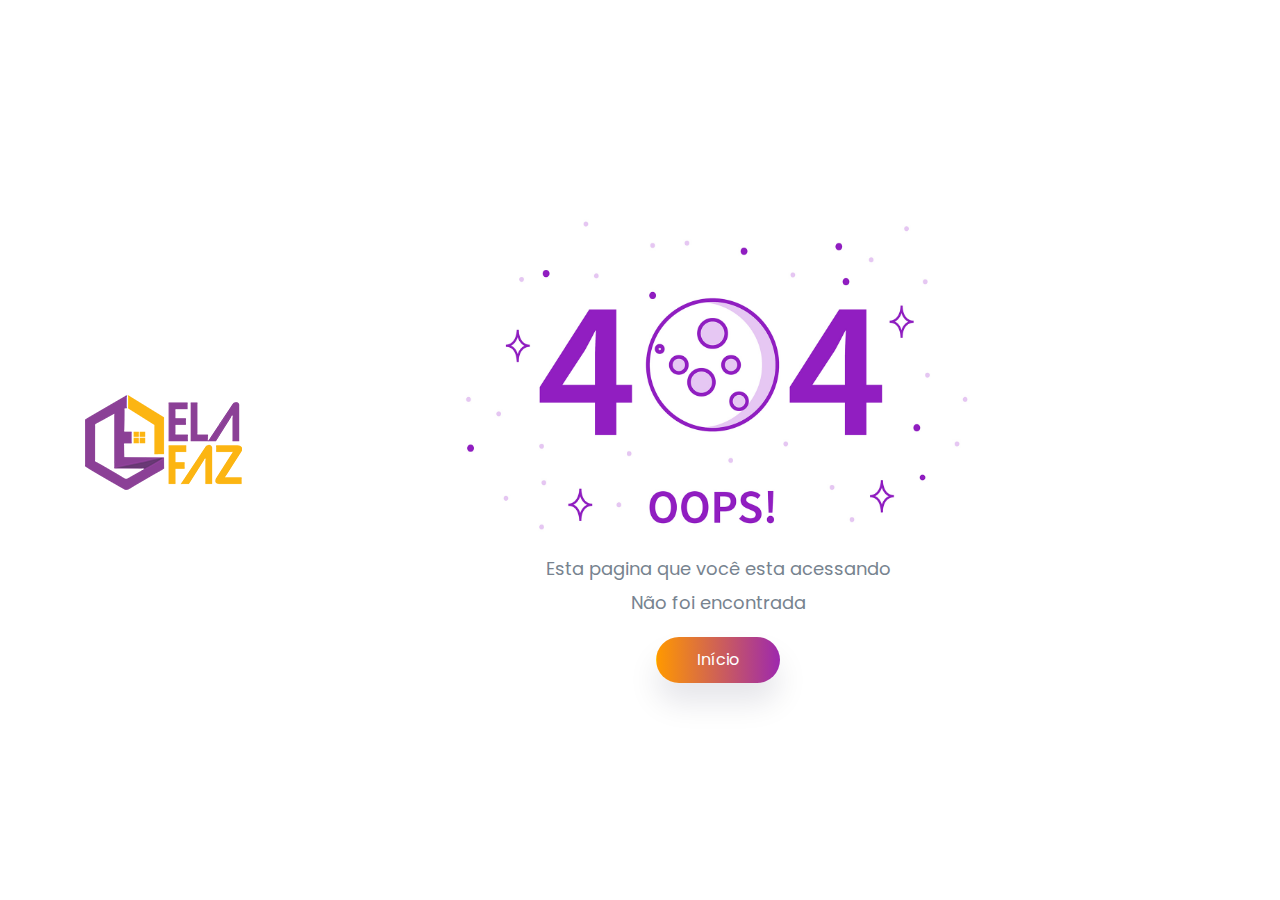
<file: error-404.html>
<!DOCTYPE html>
<html lang="en">
    <head>
        <meta charset="utf-8">
        <meta name="viewport" content="width=device-width, initial-scale=1">
        <title>Ariel - App Landing Page Template + RTL </title>
        <meta name="description" content="App Landing page, RTL Version, Marwa El-Manawy, Application">
        <meta name="author" content="Marwa El-Manawy - https://elmanawy.info" />
        <link rel="icon" href="favicon.png">
        <!-- Font Icons -->
        <link rel="stylesheet" href="css/fontawesome.min.css">
        <link rel="stylesheet" href="css/themify-icons.css">
        <link rel="stylesheet" href="css/flaticon.css">
        <!-- Bootstrap -->
        <link rel="stylesheet" href="css/bootstrap.min.css">
        <!-- Animation -->
        <link rel="stylesheet" href="css/animate.min.css">
        <!-- Owl Carousel -->
        <link rel="stylesheet" href="css/owl.carousel.min.css">
        <!-- Light Case -->
        <link rel="stylesheet" href="css/lightcase.min.css" type="text/css">
        <!-- Template style -->
        <link rel="stylesheet" href="css/style.css">
        <!--[if lt IE 9]>
          <script src="js/html5shiv.min.js"></script>
          <script src="js/respond.min.js"></script>
        <![endif]-->
    </head>
    <body>
        <div class="d-lg-flex">
            <div class="container d-lg-flex align-items-lg-center custompage-content">
                <div class="logo">
                    <a href="index.html"><img src="images/logo-2.png" alt="IMG"/></a>
                </div>
                <div class="error-404-content align-items-lg-center">
                    <img class="img-fluid" src="images/notfound2.jpg" alt="IMG" />
                    <p>
                        Esta pagina que você esta acessando<br>
                        Não foi encontrada
                    </p>
                    <a class="btn theme-btn" href="home.html">Início</a>
                </div>
                
            </div>
        </div>
        <!-- Start JS FILES -->
        <!-- JQuery -->
        <script src="js/jquery.min.js"></script>
        <script src="js/popper.min.js"></script>
        <!-- Bootstrap -->
        <script src="js/bootstrap.min.js"></script>
        <!-- Wow Animation -->
        <script src="js/wow.min.js"></script>
        <!-- Owl Coursel -->
        <script src="js/owl.carousel.min.js"></script>
        <!-- Images LightCase -->
        <script src="js/lightcase.min.js"></script>
        <!-- scrollIt -->
        <script src="js/scrollIt.min.js"></script>
        <!-- Main Script -->
        <script src="js/script.js"></script>
    </body>
</html>
</file>
<file: documentation/assets/style.css>
/*
 * Base structure
 */

/* Move down content because we have a fixed navbar that is 50px tall */
body {
  /*padding-top: 50px;*/
}


/*
 * Global add-ons
 */

.sub-header {
  padding-bottom: 10px;
  border-bottom: 1px solid #eee;
}

/*
 * Top navigation
 * Hide default border to remove 1px line.
 */
.navbar-fixed-top {
  border: 0;
}

/*
 * Sidebar
 */

/* Hide for mobile, show later */
.sidebar {
  display: none;
}
@media (min-width: 768px) {
  .sidebar {
    position: fixed;
    top: 0;
    bottom: 0;
    left: 0;
    z-index: 1000;
    display: block;
    padding: 20px;
    overflow-x: hidden;
    overflow-y: auto; /* Scrollable contents if viewport is shorter than content. */
    background-color: #000;
    border-right: 1px solid #eee;
  }
}

/* Sidebar navigation */
.logo{
    width: 100%;
   margin: 10px 0;
   display: block;
}
.logo img{
    width: 100%;
}
.block ul{
    margin: 0;
    padding: 0;
}
.block ul li {
    list-style: none;
    margin-bottom: 10px;
}
.nav-sidebar {
  margin-right: -21px; /* 20px padding + 1px border */
  margin-bottom: 20px;
  margin-left: -20px;
}
.nav-sidebar > li > a {
  padding-right: 20px;
  padding-left: 20px;
}
.nav-sidebar > .active > a,
.nav-sidebar > .active > a:hover,
.nav-sidebar > .active > a:focus {
  color: #fff;
  background-color: #428bca;
}


/*
 * Main content
 */

.main {
  padding: 20px;
}
@media (min-width: 768px) {
  .main {
    padding-right: 40px;
    padding-left: 40px;
  }
}
.main .page-header {
    margin-top: 0;
    font-size: 28px;
    color: #eb2c33;
}
.block {
    margin-bottom: 50px;
    width: 100%;
}
span.img-responsive {
    width: 150px;
    height: 150px;
    text-align: center;
    background-color: #f5f5f5;
    color: #eb2c33;
    font-size: 60px;
    padding: 32px 0;
    border-radius: 100%;
    margin: auto;
    border: 5px solid #f1f1f1;
}
h2.inside-title {
    font-size: 18px;
}
/*
 * Placeholder dashboard ideas
 */

.placeholders {
  margin-bottom: 30px;
  text-align: center;
}
.placeholders h4 {
  margin-bottom: 0;
}
.placeholder {
  margin-bottom: 20px;
}
.placeholder img {
  display: inline-block;
  border-radius: 50%;
}
img.module-pics {
    width: 100%;
    margin: 20px 0;
}
.intro-doc {
    background-color: #f9f9f9;
    padding: 20px;
    border-radius: 5px;
    margin-bottom: 40px;
}
.nav-sidebar a{
    color: #fff;
}
.nav>li>a:focus, .nav>li>a:hover {
    text-decoration: none;
    background-color: #eb2c33;
}
h2.inside-title {
    font-size: 18px;
    font-weight: bold;
    margin: 20px 0;
    color: #eb2c33;
}
</file>
<file: css/themify-icons.css>
@font-face {
	font-family: 'themify';
	src:url('../fonts/themify/themify9f249f24.eot?-fvbane');
	src:url('../fonts/themify/themifyd41dd41d.eot?#iefix-fvbane') format('embedded-opentype'),
		url('../fonts/themify/themify9f249f24.woff?-fvbane') format('woff'),
		url('../fonts/themify/themify9f249f24.ttf?-fvbane') format('truetype'),
		url('../fonts/themify/themify9f249f24.svg?-fvbane#themify') format('svg');
	font-weight: normal;
	font-style: normal;
}

[class^="ti-"], [class*=" ti-"] {
	font-family: 'themify';
	speak: none;
	font-style: normal;
	font-weight: normal;
	font-variant: normal;
	text-transform: none;
	line-height: 1;

	/* Better Font Rendering =========== */
	-webkit-font-smoothing: antialiased;
	-moz-osx-font-smoothing: grayscale;
}

.ti-wand:before {
	content: "\e600";
}
.ti-volume:before {
	content: "\e601";
}
.ti-user:before {
	content: "\e602";
}
.ti-unlock:before {
	content: "\e603";
}
.ti-unlink:before {
	content: "\e604";
}
.ti-trash:before {
	content: "\e605";
}
.ti-thought:before {
	content: "\e606";
}
.ti-target:before {
	content: "\e607";
}
.ti-tag:before {
	content: "\e608";
}
.ti-tablet:before {
	content: "\e609";
}
.ti-star:before {
	content: "\e60a";
}
.ti-spray:before {
	content: "\e60b";
}
.ti-signal:before {
	content: "\e60c";
}
.ti-shopping-cart:before {
	content: "\e60d";
}
.ti-shopping-cart-full:before {
	content: "\e60e";
}
.ti-settings:before {
	content: "\e60f";
}
.ti-search:before {
	content: "\e610";
}
.ti-zoom-in:before {
	content: "\e611";
}
.ti-zoom-out:before {
	content: "\e612";
}
.ti-cut:before {
	content: "\e613";
}
.ti-ruler:before {
	content: "\e614";
}
.ti-ruler-pencil:before {
	content: "\e615";
}
.ti-ruler-alt:before {
	content: "\e616";
}
.ti-bookmark:before {
	content: "\e617";
}
.ti-bookmark-alt:before {
	content: "\e618";
}
.ti-reload:before {
	content: "\e619";
}
.ti-plus:before {
	content: "\e61a";
}
.ti-pin:before {
	content: "\e61b";
}
.ti-pencil:before {
	content: "\e61c";
}
.ti-pencil-alt:before {
	content: "\e61d";
}
.ti-paint-roller:before {
	content: "\e61e";
}
.ti-paint-bucket:before {
	content: "\e61f";
}
.ti-na:before {
	content: "\e620";
}
.ti-mobile:before {
	content: "\e621";
}
.ti-minus:before {
	content: "\e622";
}
.ti-medall:before {
	content: "\e623";
}
.ti-medall-alt:before {
	content: "\e624";
}
.ti-marker:before {
	content: "\e625";
}
.ti-marker-alt:before {
	content: "\e626";
}
.ti-arrow-up:before {
	content: "\e627";
}
.ti-arrow-right:before {
	content: "\e628";
}
.ti-arrow-left:before {
	content: "\e629";
}
.ti-arrow-down:before {
	content: "\e62a";
}
.ti-lock:before {
	content: "\e62b";
}
.ti-location-arrow:before {
	content: "\e62c";
}
.ti-link:before {
	content: "\e62d";
}
.ti-layout:before {
	content: "\e62e";
}
.ti-layers:before {
	content: "\e62f";
}
.ti-layers-alt:before {
	content: "\e630";
}
.ti-key:before {
	content: "\e631";
}
.ti-import:before {
	content: "\e632";
}
.ti-image:before {
	content: "\e633";
}
.ti-heart:before {
	content: "\e634";
}
.ti-heart-broken:before {
	content: "\e635";
}
.ti-hand-stop:before {
	content: "\e636";
}
.ti-hand-open:before {
	content: "\e637";
}
.ti-hand-drag:before {
	content: "\e638";
}
.ti-folder:before {
	content: "\e639";
}
.ti-flag:before {
	content: "\e63a";
}
.ti-flag-alt:before {
	content: "\e63b";
}
.ti-flag-alt-2:before {
	content: "\e63c";
}
.ti-eye:before {
	content: "\e63d";
}
.ti-export:before {
	content: "\e63e";
}
.ti-exchange-vertical:before {
	content: "\e63f";
}
.ti-desktop:before {
	content: "\e640";
}
.ti-cup:before {
	content: "\e641";
}
.ti-crown:before {
	content: "\e642";
}
.ti-comments:before {
	content: "\e643";
}
.ti-comment:before {
	content: "\e644";
}
.ti-comment-alt:before {
	content: "\e645";
}
.ti-close:before {
	content: "\e646";
}
.ti-clip:before {
	content: "\e647";
}
.ti-angle-up:before {
	content: "\e648";
}
.ti-angle-right:before {
	content: "\e649";
}
.ti-angle-left:before {
	content: "\e64a";
}
.ti-angle-down:before {
	content: "\e64b";
}
.ti-check:before {
	content: "\e64c";
}
.ti-check-box:before {
	content: "\e64d";
}
.ti-camera:before {
	content: "\e64e";
}
.ti-announcement:before {
	content: "\e64f";
}
.ti-brush:before {
	content: "\e650";
}
.ti-briefcase:before {
	content: "\e651";
}
.ti-bolt:before {
	content: "\e652";
}
.ti-bolt-alt:before {
	content: "\e653";
}
.ti-blackboard:before {
	content: "\e654";
}
.ti-bag:before {
	content: "\e655";
}
.ti-move:before {
	content: "\e656";
}
.ti-arrows-vertical:before {
	content: "\e657";
}
.ti-arrows-horizontal:before {
	content: "\e658";
}
.ti-fullscreen:before {
	content: "\e659";
}
.ti-arrow-top-right:before {
	content: "\e65a";
}
.ti-arrow-top-left:before {
	content: "\e65b";
}
.ti-arrow-circle-up:before {
	content: "\e65c";
}
.ti-arrow-circle-right:before {
	content: "\e65d";
}
.ti-arrow-circle-left:before {
	content: "\e65e";
}
.ti-arrow-circle-down:before {
	content: "\e65f";
}
.ti-angle-double-up:before {
	content: "\e660";
}
.ti-angle-double-right:before {
	content: "\e661";
}
.ti-angle-double-left:before {
	content: "\e662";
}
.ti-angle-double-down:before {
	content: "\e663";
}
.ti-zip:before {
	content: "\e664";
}
.ti-world:before {
	content: "\e665";
}
.ti-wheelchair:before {
	content: "\e666";
}
.ti-view-list:before {
	content: "\e667";
}
.ti-view-list-alt:before {
	content: "\e668";
}
.ti-view-grid:before {
	content: "\e669";
}
.ti-uppercase:before {
	content: "\e66a";
}
.ti-upload:before {
	content: "\e66b";
}
.ti-underline:before {
	content: "\e66c";
}
.ti-truck:before {
	content: "\e66d";
}
.ti-timer:before {
	content: "\e66e";
}
.ti-ticket:before {
	content: "\e66f";
}
.ti-thumb-up:before {
	content: "\e670";
}
.ti-thumb-down:before {
	content: "\e671";
}
.ti-text:before {
	content: "\e672";
}
.ti-stats-up:before {
	content: "\e673";
}
.ti-stats-down:before {
	content: "\e674";
}
.ti-split-v:before {
	content: "\e675";
}
.ti-split-h:before {
	content: "\e676";
}
.ti-smallcap:before {
	content: "\e677";
}
.ti-shine:before {
	content: "\e678";
}
.ti-shift-right:before {
	content: "\e679";
}
.ti-shift-left:before {
	content: "\e67a";
}
.ti-shield:before {
	content: "\e67b";
}
.ti-notepad:before {
	content: "\e67c";
}
.ti-server:before {
	content: "\e67d";
}
.ti-quote-right:before {
	content: "\e67e";
}
.ti-quote-left:before {
	content: "\e67f";
}
.ti-pulse:before {
	content: "\e680";
}
.ti-printer:before {
	content: "\e681";
}
.ti-power-off:before {
	content: "\e682";
}
.ti-plug:before {
	content: "\e683";
}
.ti-pie-chart:before {
	content: "\e684";
}
.ti-paragraph:before {
	content: "\e685";
}
.ti-panel:before {
	content: "\e686";
}
.ti-package:before {
	content: "\e687";
}
.ti-music:before {
	content: "\e688";
}
.ti-music-alt:before {
	content: "\e689";
}
.ti-mouse:before {
	content: "\e68a";
}
.ti-mouse-alt:before {
	content: "\e68b";
}
.ti-money:before {
	content: "\e68c";
}
.ti-microphone:before {
	content: "\e68d";
}
.ti-menu:before {
	content: "\e68e";
}
.ti-menu-alt:before {
	content: "\e68f";
}
.ti-map:before {
	content: "\e690";
}
.ti-map-alt:before {
	content: "\e691";
}
.ti-loop:before {
	content: "\e692";
}
.ti-location-pin:before {
	content: "\e693";
}
.ti-list:before {
	content: "\e694";
}
.ti-light-bulb:before {
	content: "\e695";
}
.ti-Italic:before {
	content: "\e696";
}
.ti-info:before {
	content: "\e697";
}
.ti-infinite:before {
	content: "\e698";
}
.ti-id-badge:before {
	content: "\e699";
}
.ti-hummer:before {
	content: "\e69a";
}
.ti-home:before {
	content: "\e69b";
}
.ti-help:before {
	content: "\e69c";
}
.ti-headphone:before {
	content: "\e69d";
}
.ti-harddrives:before {
	content: "\e69e";
}
.ti-harddrive:before {
	content: "\e69f";
}
.ti-gift:before {
	content: "\e6a0";
}
.ti-game:before {
	content: "\e6a1";
}
.ti-filter:before {
	content: "\e6a2";
}
.ti-files:before {
	content: "\e6a3";
}
.ti-file:before {
	content: "\e6a4";
}
.ti-eraser:before {
	content: "\e6a5";
}
.ti-envelope:before {
	content: "\e6a6";
}
.ti-download:before {
	content: "\e6a7";
}
.ti-direction:before {
	content: "\e6a8";
}
.ti-direction-alt:before {
	content: "\e6a9";
}
.ti-dashboard:before {
	content: "\e6aa";
}
.ti-control-stop:before {
	content: "\e6ab";
}
.ti-control-shuffle:before {
	content: "\e6ac";
}
.ti-control-play:before {
	content: "\e6ad";
}
.ti-control-pause:before {
	content: "\e6ae";
}
.ti-control-forward:before {
	content: "\e6af";
}
.ti-control-backward:before {
	content: "\e6b0";
}
.ti-cloud:before {
	content: "\e6b1";
}
.ti-cloud-up:before {
	content: "\e6b2";
}
.ti-cloud-down:before {
	content: "\e6b3";
}
.ti-clipboard:before {
	content: "\e6b4";
}
.ti-car:before {
	content: "\e6b5";
}
.ti-calendar:before {
	content: "\e6b6";
}
.ti-book:before {
	content: "\e6b7";
}
.ti-bell:before {
	content: "\e6b8";
}
.ti-basketball:before {
	content: "\e6b9";
}
.ti-bar-chart:before {
	content: "\e6ba";
}
.ti-bar-chart-alt:before {
	content: "\e6bb";
}
.ti-back-right:before {
	content: "\e6bc";
}
.ti-back-left:before {
	content: "\e6bd";
}
.ti-arrows-corner:before {
	content: "\e6be";
}
.ti-archive:before {
	content: "\e6bf";
}
.ti-anchor:before {
	content: "\e6c0";
}
.ti-align-right:before {
	content: "\e6c1";
}
.ti-align-left:before {
	content: "\e6c2";
}
.ti-align-justify:before {
	content: "\e6c3";
}
.ti-align-center:before {
	content: "\e6c4";
}
.ti-alert:before {
	content: "\e6c5";
}
.ti-alarm-clock:before {
	content: "\e6c6";
}
.ti-agenda:before {
	content: "\e6c7";
}
.ti-write:before {
	content: "\e6c8";
}
.ti-window:before {
	content: "\e6c9";
}
.ti-widgetized:before {
	content: "\e6ca";
}
.ti-widget:before {
	content: "\e6cb";
}
.ti-widget-alt:before {
	content: "\e6cc";
}
.ti-wallet:before {
	content: "\e6cd";
}
.ti-video-clapper:before {
	content: "\e6ce";
}
.ti-video-camera:before {
	content: "\e6cf";
}
.ti-vector:before {
	content: "\e6d0";
}
.ti-themify-logo:before {
	content: "\e6d1";
}
.ti-themify-favicon:before {
	content: "\e6d2";
}
.ti-themify-favicon-alt:before {
	content: "\e6d3";
}
.ti-support:before {
	content: "\e6d4";
}
.ti-stamp:before {
	content: "\e6d5";
}
.ti-split-v-alt:before {
	content: "\e6d6";
}
.ti-slice:before {
	content: "\e6d7";
}
.ti-shortcode:before {
	content: "\e6d8";
}
.ti-shift-right-alt:before {
	content: "\e6d9";
}
.ti-shift-left-alt:before {
	content: "\e6da";
}
.ti-ruler-alt-2:before {
	content: "\e6db";
}
.ti-receipt:before {
	content: "\e6dc";
}
.ti-pin2:before {
	content: "\e6dd";
}
.ti-pin-alt:before {
	content: "\e6de";
}
.ti-pencil-alt2:before {
	content: "\e6df";
}
.ti-palette:before {
	content: "\e6e0";
}
.ti-more:before {
	content: "\e6e1";
}
.ti-more-alt:before {
	content: "\e6e2";
}
.ti-microphone-alt:before {
	content: "\e6e3";
}
.ti-magnet:before {
	content: "\e6e4";
}
.ti-line-double:before {
	content: "\e6e5";
}
.ti-line-dotted:before {
	content: "\e6e6";
}
.ti-line-dashed:before {
	content: "\e6e7";
}
.ti-layout-width-full:before {
	content: "\e6e8";
}
.ti-layout-width-default:before {
	content: "\e6e9";
}
.ti-layout-width-default-alt:before {
	content: "\e6ea";
}
.ti-layout-tab:before {
	content: "\e6eb";
}
.ti-layout-tab-window:before {
	content: "\e6ec";
}
.ti-layout-tab-v:before {
	content: "\e6ed";
}
.ti-layout-tab-min:before {
	content: "\e6ee";
}
.ti-layout-slider:before {
	content: "\e6ef";
}
.ti-layout-slider-alt:before {
	content: "\e6f0";
}
.ti-layout-sidebar-right:before {
	content: "\e6f1";
}
.ti-layout-sidebar-none:before {
	content: "\e6f2";
}
.ti-layout-sidebar-left:before {
	content: "\e6f3";
}
.ti-layout-placeholder:before {
	content: "\e6f4";
}
.ti-layout-menu:before {
	content: "\e6f5";
}
.ti-layout-menu-v:before {
	content: "\e6f6";
}
.ti-layout-menu-separated:before {
	content: "\e6f7";
}
.ti-layout-menu-full:before {
	content: "\e6f8";
}
.ti-layout-media-right-alt:before {
	content: "\e6f9";
}
.ti-layout-media-right:before {
	content: "\e6fa";
}
.ti-layout-media-overlay:before {
	content: "\e6fb";
}
.ti-layout-media-overlay-alt:before {
	content: "\e6fc";
}
.ti-layout-media-overlay-alt-2:before {
	content: "\e6fd";
}
.ti-layout-media-left-alt:before {
	content: "\e6fe";
}
.ti-layout-media-left:before {
	content: "\e6ff";
}
.ti-layout-media-center-alt:before {
	content: "\e700";
}
.ti-layout-media-center:before {
	content: "\e701";
}
.ti-layout-list-thumb:before {
	content: "\e702";
}
.ti-layout-list-thumb-alt:before {
	content: "\e703";
}
.ti-layout-list-post:before {
	content: "\e704";
}
.ti-layout-list-large-image:before {
	content: "\e705";
}
.ti-layout-line-solid:before {
	content: "\e706";
}
.ti-layout-grid4:before {
	content: "\e707";
}
.ti-layout-grid3:before {
	content: "\e708";
}
.ti-layout-grid2:before {
	content: "\e709";
}
.ti-layout-grid2-thumb:before {
	content: "\e70a";
}
.ti-layout-cta-right:before {
	content: "\e70b";
}
.ti-layout-cta-left:before {
	content: "\e70c";
}
.ti-layout-cta-center:before {
	content: "\e70d";
}
.ti-layout-cta-btn-right:before {
	content: "\e70e";
}
.ti-layout-cta-btn-left:before {
	content: "\e70f";
}
.ti-layout-column4:before {
	content: "\e710";
}
.ti-layout-column3:before {
	content: "\e711";
}
.ti-layout-column2:before {
	content: "\e712";
}
.ti-layout-accordion-separated:before {
	content: "\e713";
}
.ti-layout-accordion-merged:before {
	content: "\e714";
}
.ti-layout-accordion-list:before {
	content: "\e715";
}
.ti-ink-pen:before {
	content: "\e716";
}
.ti-info-alt:before {
	content: "\e717";
}
.ti-help-alt:before {
	content: "\e718";
}
.ti-headphone-alt:before {
	content: "\e719";
}
.ti-hand-point-up:before {
	content: "\e71a";
}
.ti-hand-point-right:before {
	content: "\e71b";
}
.ti-hand-point-left:before {
	content: "\e71c";
}
.ti-hand-point-down:before {
	content: "\e71d";
}
.ti-gallery:before {
	content: "\e71e";
}
.ti-face-smile:before {
	content: "\e71f";
}
.ti-face-sad:before {
	content: "\e720";
}
.ti-credit-card:before {
	content: "\e721";
}
.ti-control-skip-forward:before {
	content: "\e722";
}
.ti-control-skip-backward:before {
	content: "\e723";
}
.ti-control-record:before {
	content: "\e724";
}
.ti-control-eject:before {
	content: "\e725";
}
.ti-comments-smiley:before {
	content: "\e726";
}
.ti-brush-alt:before {
	content: "\e727";
}
.ti-youtube:before {
	content: "\e728";
}
.ti-vimeo:before {
	content: "\e729";
}
.ti-twitter:before {
	content: "\e72a";
}
.ti-time:before {
	content: "\e72b";
}
.ti-tumblr:before {
	content: "\e72c";
}
.ti-skype:before {
	content: "\e72d";
}
.ti-share:before {
	content: "\e72e";
}
.ti-share-alt:before {
	content: "\e72f";
}
.ti-rocket:before {
	content: "\e730";
}
.ti-pinterest:before {
	content: "\e731";
}
.ti-new-window:before {
	content: "\e732";
}
.ti-microsoft:before {
	content: "\e733";
}
.ti-list-ol:before {
	content: "\e734";
}
.ti-linkedin:before {
	content: "\e735";
}
.ti-layout-sidebar-2:before {
	content: "\e736";
}
.ti-layout-grid4-alt:before {
	content: "\e737";
}
.ti-layout-grid3-alt:before {
	content: "\e738";
}
.ti-layout-grid2-alt:before {
	content: "\e739";
}
.ti-layout-column4-alt:before {
	content: "\e73a";
}
.ti-layout-column3-alt:before {
	content: "\e73b";
}
.ti-layout-column2-alt:before {
	content: "\e73c";
}
.ti-instagram:before {
	content: "\e73d";
}
.ti-google:before {
	content: "\e73e";
}
.ti-github:before {
	content: "\e73f";
}
.ti-flickr:before {
	content: "\e740";
}
.ti-facebook:before {
	content: "\e741";
}
.ti-dropbox:before {
	content: "\e742";
}
.ti-dribbble:before {
	content: "\e743";
}
.ti-apple:before {
	content: "\e744";
}
.ti-android:before {
	content: "\e745";
}
.ti-save:before {
	content: "\e746";
}
.ti-save-alt:before {
	content: "\e747";
}
.ti-yahoo:before {
	content: "\e748";
}
.ti-wordpress:before {
	content: "\e749";
}
.ti-vimeo-alt:before {
	content: "\e74a";
}
.ti-twitter-alt:before {
	content: "\e74b";
}
.ti-tumblr-alt:before {
	content: "\e74c";
}
.ti-trello:before {
	content: "\e74d";
}
.ti-stack-overflow:before {
	content: "\e74e";
}
.ti-soundcloud:before {
	content: "\e74f";
}
.ti-sharethis:before {
	content: "\e750";
}
.ti-sharethis-alt:before {
	content: "\e751";
}
.ti-reddit:before {
	content: "\e752";
}
.ti-pinterest-alt:before {
	content: "\e753";
}
.ti-microsoft-alt:before {
	content: "\e754";
}
.ti-linux:before {
	content: "\e755";
}
.ti-jsfiddle:before {
	content: "\e756";
}
.ti-joomla:before {
	content: "\e757";
}
.ti-html5:before {
	content: "\e758";
}
.ti-flickr-alt:before {
	content: "\e759";
}
.ti-email:before {
	content: "\e75a";
}
.ti-drupal:before {
	content: "\e75b";
}
.ti-dropbox-alt:before {
	content: "\e75c";
}
.ti-css3:before {
	content: "\e75d";
}
.ti-rss:before {
	content: "\e75e";
}
.ti-rss-alt:before {
	content: "\e75f";
}
</file>
<file: css/flaticon.css>
/*
  	Flaticon icon font: Flaticon
  	Creation date: 22/06/2016 15:41
  	*/

@font-face {
  font-family: "Flaticon";
  src: url("../fonts/flaticons/Flaticon.eot");
  src: url("../fonts/flaticons/Flaticon.eot?#iefix") format("embedded-opentype"),
       url("../fonts/flaticons/Flaticon.woff") format("woff"),
       url("../fonts/flaticons/Flaticon.ttf") format("truetype"),
       url("../fonts/flaticons/Flaticon.svg#Flaticon") format("svg");
  font-weight: normal;
  font-style: normal;
}

@media screen and (-webkit-min-device-pixel-ratio:0) {
  @font-face {
    font-family: "Flaticon";
    src: url("../fonts/flaticons/Flaticon.svg#Flaticon") format("svg");
  }
}

[class^="flaticon-"]:before, [class*=" flaticon-"]:before,
[class^="flaticon-"]:after, [class*=" flaticon-"]:after {   
  font-family: Flaticon;
        font-size: 50px;
font-style: normal;

}

.flaticon-add:before { content: "\f100"; }
.flaticon-add-1:before { content: "\f101"; }
.flaticon-add-2:before { content: "\f102"; }
.flaticon-add-3:before { content: "\f103"; }
.flaticon-agenda:before { content: "\f104"; }
.flaticon-alarm:before { content: "\f105"; }
.flaticon-alarm-1:before { content: "\f106"; }
.flaticon-alarm-clock:before { content: "\f107"; }
.flaticon-alarm-clock-1:before { content: "\f108"; }
.flaticon-albums:before { content: "\f109"; }
.flaticon-app:before { content: "\f10a"; }
.flaticon-archive:before { content: "\f10b"; }
.flaticon-archive-1:before { content: "\f10c"; }
.flaticon-archive-2:before { content: "\f10d"; }
.flaticon-archive-3:before { content: "\f10e"; }
.flaticon-attachment:before { content: "\f10f"; }
.flaticon-back:before { content: "\f110"; }
.flaticon-battery:before { content: "\f111"; }
.flaticon-battery-1:before { content: "\f112"; }
.flaticon-battery-2:before { content: "\f113"; }
.flaticon-battery-3:before { content: "\f114"; }
.flaticon-battery-4:before { content: "\f115"; }
.flaticon-battery-5:before { content: "\f116"; }
.flaticon-battery-6:before { content: "\f117"; }
.flaticon-battery-7:before { content: "\f118"; }
.flaticon-battery-8:before { content: "\f119"; }
.flaticon-battery-9:before { content: "\f11a"; }
.flaticon-binoculars:before { content: "\f11b"; }
.flaticon-blueprint:before { content: "\f11c"; }
.flaticon-bluetooth:before { content: "\f11d"; }
.flaticon-bluetooth-1:before { content: "\f11e"; }
.flaticon-bookmark:before { content: "\f11f"; }
.flaticon-bookmark-1:before { content: "\f120"; }
.flaticon-briefcase:before { content: "\f121"; }
.flaticon-broken-link:before { content: "\f122"; }
.flaticon-calculator:before { content: "\f123"; }
.flaticon-calculator-1:before { content: "\f124"; }
.flaticon-calendar:before { content: "\f125"; }
.flaticon-calendar-1:before { content: "\f126"; }
.flaticon-calendar-2:before { content: "\f127"; }
.flaticon-calendar-3:before { content: "\f128"; }
.flaticon-calendar-4:before { content: "\f129"; }
.flaticon-calendar-5:before { content: "\f12a"; }
.flaticon-calendar-6:before { content: "\f12b"; }
.flaticon-calendar-7:before { content: "\f12c"; }
.flaticon-checked:before { content: "\f12d"; }
.flaticon-checked-1:before { content: "\f12e"; }
.flaticon-clock:before { content: "\f12f"; }
.flaticon-clock-1:before { content: "\f130"; }
.flaticon-close:before { content: "\f131"; }
.flaticon-cloud:before { content: "\f132"; }
.flaticon-cloud-computing:before { content: "\f133"; }
.flaticon-cloud-computing-1:before { content: "\f134"; }
.flaticon-cloud-computing-2:before { content: "\f135"; }
.flaticon-cloud-computing-3:before { content: "\f136"; }
.flaticon-cloud-computing-4:before { content: "\f137"; }
.flaticon-cloud-computing-5:before { content: "\f138"; }
.flaticon-command:before { content: "\f139"; }
.flaticon-compact-disc:before { content: "\f13a"; }
.flaticon-compact-disc-1:before { content: "\f13b"; }
.flaticon-compact-disc-2:before { content: "\f13c"; }
.flaticon-compass:before { content: "\f13d"; }
.flaticon-compose:before { content: "\f13e"; }
.flaticon-controls:before { content: "\f13f"; }
.flaticon-controls-1:before { content: "\f140"; }
.flaticon-controls-2:before { content: "\f141"; }
.flaticon-controls-3:before { content: "\f142"; }
.flaticon-controls-4:before { content: "\f143"; }
.flaticon-controls-5:before { content: "\f144"; }
.flaticon-controls-6:before { content: "\f145"; }
.flaticon-controls-7:before { content: "\f146"; }
.flaticon-controls-8:before { content: "\f147"; }
.flaticon-controls-9:before { content: "\f148"; }
.flaticon-database:before { content: "\f149"; }
.flaticon-database-1:before { content: "\f14a"; }
.flaticon-database-2:before { content: "\f14b"; }
.flaticon-database-3:before { content: "\f14c"; }
.flaticon-diamond:before { content: "\f14d"; }
.flaticon-diploma:before { content: "\f14e"; }
.flaticon-dislike:before { content: "\f14f"; }
.flaticon-dislike-1:before { content: "\f150"; }
.flaticon-divide:before { content: "\f151"; }
.flaticon-divide-1:before { content: "\f152"; }
.flaticon-division:before { content: "\f153"; }
.flaticon-document:before { content: "\f154"; }
.flaticon-download:before { content: "\f155"; }
.flaticon-edit:before { content: "\f156"; }
.flaticon-edit-1:before { content: "\f157"; }
.flaticon-eject:before { content: "\f158"; }
.flaticon-eject-1:before { content: "\f159"; }
.flaticon-equal:before { content: "\f15a"; }
.flaticon-equal-1:before { content: "\f15b"; }
.flaticon-equal-2:before { content: "\f15c"; }
.flaticon-error:before { content: "\f15d"; }
.flaticon-exit:before { content: "\f15e"; }
.flaticon-exit-1:before { content: "\f15f"; }
.flaticon-exit-2:before { content: "\f160"; }
.flaticon-eyeglasses:before { content: "\f161"; }
.flaticon-fast-forward:before { content: "\f162"; }
.flaticon-fast-forward-1:before { content: "\f163"; }
.flaticon-fax:before { content: "\f164"; }
.flaticon-file:before { content: "\f165"; }
.flaticon-file-1:before { content: "\f166"; }
.flaticon-file-2:before { content: "\f167"; }
.flaticon-film:before { content: "\f168"; }
.flaticon-fingerprint:before { content: "\f169"; }
.flaticon-flag:before { content: "\f16a"; }
.flaticon-flag-1:before { content: "\f16b"; }
.flaticon-flag-2:before { content: "\f16c"; }
.flaticon-flag-3:before { content: "\f16d"; }
.flaticon-flag-4:before { content: "\f16e"; }
.flaticon-focus:before { content: "\f16f"; }
.flaticon-folder:before { content: "\f170"; }
.flaticon-folder-1:before { content: "\f171"; }
.flaticon-folder-10:before { content: "\f172"; }
.flaticon-folder-11:before { content: "\f173"; }
.flaticon-folder-12:before { content: "\f174"; }
.flaticon-folder-13:before { content: "\f175"; }
.flaticon-folder-14:before { content: "\f176"; }
.flaticon-folder-15:before { content: "\f177"; }
.flaticon-folder-16:before { content: "\f178"; }
.flaticon-folder-17:before { content: "\f179"; }
.flaticon-folder-18:before { content: "\f17a"; }
.flaticon-folder-19:before { content: "\f17b"; }
.flaticon-folder-2:before { content: "\f17c"; }
.flaticon-folder-3:before { content: "\f17d"; }
.flaticon-folder-4:before { content: "\f17e"; }
.flaticon-folder-5:before { content: "\f17f"; }
.flaticon-folder-6:before { content: "\f180"; }
.flaticon-folder-7:before { content: "\f181"; }
.flaticon-folder-8:before { content: "\f182"; }
.flaticon-folder-9:before { content: "\f183"; }
.flaticon-forbidden:before { content: "\f184"; }
.flaticon-funnel:before { content: "\f185"; }
.flaticon-garbage:before { content: "\f186"; }
.flaticon-garbage-1:before { content: "\f187"; }
.flaticon-garbage-2:before { content: "\f188"; }
.flaticon-gift:before { content: "\f189"; }
.flaticon-help:before { content: "\f18a"; }
.flaticon-hide:before { content: "\f18b"; }
.flaticon-hold:before { content: "\f18c"; }
.flaticon-home:before { content: "\f18d"; }
.flaticon-home-1:before { content: "\f18e"; }
.flaticon-home-2:before { content: "\f18f"; }
.flaticon-hourglass:before { content: "\f190"; }
.flaticon-hourglass-1:before { content: "\f191"; }
.flaticon-hourglass-2:before { content: "\f192"; }
.flaticon-hourglass-3:before { content: "\f193"; }
.flaticon-house:before { content: "\f194"; }
.flaticon-id-card:before { content: "\f195"; }
.flaticon-id-card-1:before { content: "\f196"; }
.flaticon-id-card-2:before { content: "\f197"; }
.flaticon-id-card-3:before { content: "\f198"; }
.flaticon-id-card-4:before { content: "\f199"; }
.flaticon-id-card-5:before { content: "\f19a"; }
.flaticon-idea:before { content: "\f19b"; }
.flaticon-incoming:before { content: "\f19c"; }
.flaticon-infinity:before { content: "\f19d"; }
.flaticon-info:before { content: "\f19e"; }
.flaticon-internet:before { content: "\f19f"; }
.flaticon-key:before { content: "\f1a0"; }
.flaticon-lamp:before { content: "\f1a1"; }
.flaticon-layers:before { content: "\f1a2"; }
.flaticon-layers-1:before { content: "\f1a3"; }
.flaticon-like:before { content: "\f1a4"; }
.flaticon-like-1:before { content: "\f1a5"; }
.flaticon-like-2:before { content: "\f1a6"; }
.flaticon-link:before { content: "\f1a7"; }
.flaticon-list:before { content: "\f1a8"; }
.flaticon-list-1:before { content: "\f1a9"; }
.flaticon-lock:before { content: "\f1aa"; }
.flaticon-lock-1:before { content: "\f1ab"; }
.flaticon-locked:before { content: "\f1ac"; }
.flaticon-locked-1:before { content: "\f1ad"; }
.flaticon-locked-2:before { content: "\f1ae"; }
.flaticon-locked-3:before { content: "\f1af"; }
.flaticon-locked-4:before { content: "\f1b0"; }
.flaticon-locked-5:before { content: "\f1b1"; }
.flaticon-locked-6:before { content: "\f1b2"; }
.flaticon-login:before { content: "\f1b3"; }
.flaticon-magic-wand:before { content: "\f1b4"; }
.flaticon-magnet:before { content: "\f1b5"; }
.flaticon-magnet-1:before { content: "\f1b6"; }
.flaticon-magnet-2:before { content: "\f1b7"; }
.flaticon-map:before { content: "\f1b8"; }
.flaticon-map-1:before { content: "\f1b9"; }
.flaticon-map-2:before { content: "\f1ba"; }
.flaticon-map-location:before { content: "\f1bb"; }
.flaticon-megaphone:before { content: "\f1bc"; }
.flaticon-megaphone-1:before { content: "\f1bd"; }
.flaticon-menu:before { content: "\f1be"; }
.flaticon-menu-1:before { content: "\f1bf"; }
.flaticon-menu-2:before { content: "\f1c0"; }
.flaticon-menu-3:before { content: "\f1c1"; }
.flaticon-menu-4:before { content: "\f1c2"; }
.flaticon-microphone:before { content: "\f1c3"; }
.flaticon-microphone-1:before { content: "\f1c4"; }
.flaticon-minus:before { content: "\f1c5"; }
.flaticon-minus-1:before { content: "\f1c6"; }
.flaticon-more:before { content: "\f1c7"; }
.flaticon-more-1:before { content: "\f1c8"; }
.flaticon-more-2:before { content: "\f1c9"; }
.flaticon-multiply:before { content: "\f1ca"; }
.flaticon-multiply-1:before { content: "\f1cb"; }
.flaticon-music-player:before { content: "\f1cc"; }
.flaticon-music-player-1:before { content: "\f1cd"; }
.flaticon-music-player-2:before { content: "\f1ce"; }
.flaticon-music-player-3:before { content: "\f1cf"; }
.flaticon-mute:before { content: "\f1d0"; }
.flaticon-muted:before { content: "\f1d1"; }
.flaticon-navigation:before { content: "\f1d2"; }
.flaticon-navigation-1:before { content: "\f1d3"; }
.flaticon-network:before { content: "\f1d4"; }
.flaticon-newspaper:before { content: "\f1d5"; }
.flaticon-next:before { content: "\f1d6"; }
.flaticon-note:before { content: "\f1d7"; }
.flaticon-notebook:before { content: "\f1d8"; }
.flaticon-notebook-1:before { content: "\f1d9"; }
.flaticon-notebook-2:before { content: "\f1da"; }
.flaticon-notebook-3:before { content: "\f1db"; }
.flaticon-notebook-4:before { content: "\f1dc"; }
.flaticon-notebook-5:before { content: "\f1dd"; }
.flaticon-notepad:before { content: "\f1de"; }
.flaticon-notepad-1:before { content: "\f1df"; }
.flaticon-notepad-2:before { content: "\f1e0"; }
.flaticon-notification:before { content: "\f1e1"; }
.flaticon-paper-plane:before { content: "\f1e2"; }
.flaticon-paper-plane-1:before { content: "\f1e3"; }
.flaticon-pause:before { content: "\f1e4"; }
.flaticon-pause-1:before { content: "\f1e5"; }
.flaticon-percent:before { content: "\f1e6"; }
.flaticon-percent-1:before { content: "\f1e7"; }
.flaticon-perspective:before { content: "\f1e8"; }
.flaticon-photo-camera:before { content: "\f1e9"; }
.flaticon-photo-camera-1:before { content: "\f1ea"; }
.flaticon-photos:before { content: "\f1eb"; }
.flaticon-picture:before { content: "\f1ec"; }
.flaticon-picture-1:before { content: "\f1ed"; }
.flaticon-picture-2:before { content: "\f1ee"; }
.flaticon-pin:before { content: "\f1ef"; }
.flaticon-placeholder:before { content: "\f1f0"; }
.flaticon-placeholder-1:before { content: "\f1f1"; }
.flaticon-placeholder-2:before { content: "\f1f2"; }
.flaticon-placeholder-3:before { content: "\f1f3"; }
.flaticon-placeholders:before { content: "\f1f4"; }
.flaticon-play-button:before { content: "\f1f5"; }
.flaticon-play-button-1:before { content: "\f1f6"; }
.flaticon-plus:before { content: "\f1f7"; }
.flaticon-power:before { content: "\f1f8"; }
.flaticon-previous:before { content: "\f1f9"; }
.flaticon-price-tag:before { content: "\f1fa"; }
.flaticon-print:before { content: "\f1fb"; }
.flaticon-push-pin:before { content: "\f1fc"; }
.flaticon-radar:before { content: "\f1fd"; }
.flaticon-reading:before { content: "\f1fe"; }
.flaticon-record:before { content: "\f1ff"; }
.flaticon-repeat:before { content: "\f200"; }
.flaticon-repeat-1:before { content: "\f201"; }
.flaticon-restart:before { content: "\f202"; }
.flaticon-resume:before { content: "\f203"; }
.flaticon-rewind:before { content: "\f204"; }
.flaticon-rewind-1:before { content: "\f205"; }
.flaticon-route:before { content: "\f206"; }
.flaticon-save:before { content: "\f207"; }
.flaticon-search:before { content: "\f208"; }
.flaticon-search-1:before { content: "\f209"; }
.flaticon-send:before { content: "\f20a"; }
.flaticon-server:before { content: "\f20b"; }
.flaticon-server-1:before { content: "\f20c"; }
.flaticon-server-2:before { content: "\f20d"; }
.flaticon-server-3:before { content: "\f20e"; }
.flaticon-settings:before { content: "\f20f"; }
.flaticon-settings-1:before { content: "\f210"; }
.flaticon-settings-2:before { content: "\f211"; }
.flaticon-settings-3:before { content: "\f212"; }
.flaticon-settings-4:before { content: "\f213"; }
.flaticon-settings-5:before { content: "\f214"; }
.flaticon-settings-6:before { content: "\f215"; }
.flaticon-settings-7:before { content: "\f216"; }
.flaticon-settings-8:before { content: "\f217"; }
.flaticon-settings-9:before { content: "\f218"; }
.flaticon-share:before { content: "\f219"; }
.flaticon-share-1:before { content: "\f21a"; }
.flaticon-share-2:before { content: "\f21b"; }
.flaticon-shuffle:before { content: "\f21c"; }
.flaticon-shuffle-1:before { content: "\f21d"; }
.flaticon-shutdown:before { content: "\f21e"; }
.flaticon-sign:before { content: "\f21f"; }
.flaticon-sign-1:before { content: "\f220"; }
.flaticon-skip:before { content: "\f221"; }
.flaticon-smartphone:before { content: "\f222"; }
.flaticon-smartphone-1:before { content: "\f223"; }
.flaticon-smartphone-10:before { content: "\f224"; }
.flaticon-smartphone-11:before { content: "\f225"; }
.flaticon-smartphone-2:before { content: "\f226"; }
.flaticon-smartphone-3:before { content: "\f227"; }
.flaticon-smartphone-4:before { content: "\f228"; }
.flaticon-smartphone-5:before { content: "\f229"; }
.flaticon-smartphone-6:before { content: "\f22a"; }
.flaticon-smartphone-7:before { content: "\f22b"; }
.flaticon-smartphone-8:before { content: "\f22c"; }
.flaticon-smartphone-9:before { content: "\f22d"; }
.flaticon-speaker:before { content: "\f22e"; }
.flaticon-speaker-1:before { content: "\f22f"; }
.flaticon-speaker-2:before { content: "\f230"; }
.flaticon-speaker-3:before { content: "\f231"; }
.flaticon-speaker-4:before { content: "\f232"; }
.flaticon-speaker-5:before { content: "\f233"; }
.flaticon-speaker-6:before { content: "\f234"; }
.flaticon-speaker-7:before { content: "\f235"; }
.flaticon-speaker-8:before { content: "\f236"; }
.flaticon-spotlight:before { content: "\f237"; }
.flaticon-star:before { content: "\f238"; }
.flaticon-star-1:before { content: "\f239"; }
.flaticon-stop:before { content: "\f23a"; }
.flaticon-stop-1:before { content: "\f23b"; }
.flaticon-stopwatch:before { content: "\f23c"; }
.flaticon-stopwatch-1:before { content: "\f23d"; }
.flaticon-stopwatch-2:before { content: "\f23e"; }
.flaticon-stopwatch-3:before { content: "\f23f"; }
.flaticon-stopwatch-4:before { content: "\f240"; }
.flaticon-street:before { content: "\f241"; }
.flaticon-street-1:before { content: "\f242"; }
.flaticon-substract:before { content: "\f243"; }
.flaticon-substract-1:before { content: "\f244"; }
.flaticon-success:before { content: "\f245"; }
.flaticon-switch:before { content: "\f246"; }
.flaticon-switch-1:before { content: "\f247"; }
.flaticon-switch-2:before { content: "\f248"; }
.flaticon-switch-3:before { content: "\f249"; }
.flaticon-switch-4:before { content: "\f24a"; }
.flaticon-switch-5:before { content: "\f24b"; }
.flaticon-switch-6:before { content: "\f24c"; }
.flaticon-switch-7:before { content: "\f24d"; }
.flaticon-tabs:before { content: "\f24e"; }
.flaticon-tabs-1:before { content: "\f24f"; }
.flaticon-target:before { content: "\f250"; }
.flaticon-television:before { content: "\f251"; }
.flaticon-television-1:before { content: "\f252"; }
.flaticon-time:before { content: "\f253"; }
.flaticon-trash:before { content: "\f254"; }
.flaticon-umbrella:before { content: "\f255"; }
.flaticon-unlink:before { content: "\f256"; }
.flaticon-unlocked:before { content: "\f257"; }
.flaticon-unlocked-1:before { content: "\f258"; }
.flaticon-unlocked-2:before { content: "\f259"; }
.flaticon-upload:before { content: "\f25a"; }
.flaticon-user:before { content: "\f25b"; }
.flaticon-user-1:before { content: "\f25c"; }
.flaticon-user-2:before { content: "\f25d"; }
.flaticon-user-3:before { content: "\f25e"; }
.flaticon-user-4:before { content: "\f25f"; }
.flaticon-user-5:before { content: "\f260"; }
.flaticon-user-6:before { content: "\f261"; }
.flaticon-user-7:before { content: "\f262"; }
.flaticon-users:before { content: "\f263"; }
.flaticon-users-1:before { content: "\f264"; }
.flaticon-video-camera:before { content: "\f265"; }
.flaticon-video-camera-1:before { content: "\f266"; }
.flaticon-video-player:before { content: "\f267"; }
.flaticon-video-player-1:before { content: "\f268"; }
.flaticon-video-player-2:before { content: "\f269"; }
.flaticon-view:before { content: "\f26a"; }
.flaticon-view-1:before { content: "\f26b"; }
.flaticon-view-2:before { content: "\f26c"; }
.flaticon-volume-control:before { content: "\f26d"; }
.flaticon-volume-control-1:before { content: "\f26e"; }
.flaticon-warning:before { content: "\f26f"; }
.flaticon-wifi:before { content: "\f270"; }
.flaticon-wifi-1:before { content: "\f271"; }
.flaticon-windows:before { content: "\f272"; }
.flaticon-windows-1:before { content: "\f273"; }
.flaticon-windows-2:before { content: "\f274"; }
.flaticon-windows-3:before { content: "\f275"; }
.flaticon-windows-4:before { content: "\f276"; }
.flaticon-wireless-internet:before { content: "\f277"; }
.flaticon-worldwide:before { content: "\f278"; }
.flaticon-worldwide-1:before { content: "\f279"; }
.flaticon-zoom-in:before { content: "\f27a"; }
.flaticon-zoom-out:before { content: "\f27b"; }
</file>
<file: css/style.css>
/*
Template Name: Ariel - App Landing page template + RTL
Template URI: http://elmanawy.info/demo/ariel
Description: 
Author: Marwa El-Manawy
Author URL: https://elmanawy.info
Version: 1.0
*/

/*================================================
 [  Table of contents  ]
 ================================================

#1.  Fonts
#2.  Global css
#3.  Common Style (Pagination, Main Titles, Preloader, Back to top)
#4.  Header
     4.1 Header style 1
     4.2 Header style 2
#5.  Home Start Page
     5.1 Start Home Demo1
     5.1 Start Home Demo2
     5.3 Start Home Demo3
     5.4 Start Home Demo4
     5.5 Start Home Demo5
     5.6 Start Home Demo6
     5.7 Start Home Demo7
#6.  Features
     6.1 Features style-1
     6.2 Features style-2
     6.3 Features style-3
     6.4 Features style-4
#7.  How it works
#8.  Screenshots
#9.  Pricing
#10. Reviews
#11. FAQS
#12. Clients
#13. Blog
#14. Contact
#15. Footer
#16. Contact Us Page
#17. Faqs Page
#18. Reviews Page
#19. Login & Signup & Recover Account Page
#20. 404 page
#21. Coming Soon page
#22. Download App
     22.1 Download App Style 1
#23. Responsive

 ======================================
 [ End table content ]
 ======================================*/

/* ============================================================================= 
#1. Fonts
============================================================================= */

/******  Google fonts ******/
@import url('https://fonts.googleapis.com/css?family=Poppins:300,400,500,600,700');
@import url(https://fonts.googleapis.com/css?family=Raleway:300,400,500,600,700);


/* ============================================================================= 
#2. Global css
============================================================================= */

* {
    margin: 0;
    padding: 0;
}

body {
    font-family: 'Poppins', sans-serif;
    font-size: 14px;
}
h1,
h2,
h3,
h4,
h5,
h6 {
    line-height: 1.4;
    font-weight: 600;
    color: #333;
}
a{
    -webkit-transition: all 0.3s ease-in-out;
    -moz-transition: all 0.3s ease-in-out;
    -o-transition: all 0.3s ease-in-out;
    -ms-transition: all 0.3s ease-in-out;
    transition: all 0.3s ease-in-out;
    text-decoration: none;
    outline: none;
    color: #901ec1;
}
a:hover{
    text-decoration: none;
}
li {
    list-style: none;
}

p {
    line-height: 1.9;
    color: #77838f;;
}

img {
    max-width: 100%;
    height: auto;
}

ul,
ol {
    margin: 0;
    padding: 0;
}
.btn{
    border-radius: 25px;
    color: #fff;
    font-size: 14px;
}
.btn.focus, .btn:focus{
    outline: none !important;
    box-shadow: none;
}

/* ============================================================================= 
#3. Common Style (Pagination, Main Titles)
============================================================================= */
.section-block{
    padding: 80px 0;
}
.section-header{
    margin-bottom: 80px;
    text-align: center;
}
.section-header h2 {
    font-size: 34px;
    font-weight: 500;
    line-height: 48px;
    color: #263b5e;
    margin-bottom: 15px;
    text-transform: capitalize;
}
.section-header p {
    font-size: 15px;
    font-weight: 300;
    margin-bottom: 0;
}
.section-header-style2 h2{
    font-size: 30px;
    font-weight: 500;
    text-transform: capitalize;
}
.section-header-style2 p{
    font-size: 16px;    
}
.page-header{
    position: relative;
    background-size: 200% auto;
    background: url(../images/start-home-bg2.jpg);
    position: relative;
    background-size: cover;
    overflow: hidden;
    background-position: center;
    background-repeat: no-repeat;
    padding: 170px 0;
}
.page-header:before {
    position: absolute;
    content: '';
    background: linear-gradient(to right, rgba(144, 30, 193, 1) 0%, rgb(255, 153, 0, 0.93) 51%, rgba(144, 30, 193, 0.85) 100%);
    background-size: 200% auto;
    width: 100%;
    height: 100%;
    top: 0;
    left: 0;
}
.page-header .shape-bottom img.bottom-shape{
    transform: scaleX(-1);
}
.title-box {
    position: relative;
}
.breadcrumb {
    background: transparent;
    color: #fff;
    padding: 0;
}
.title-box h1 {
    color: #fff;
    font-size: 42px;
    margin-bottom: 15px;
}
.breadcrumb a {
    text-transform: capitalize;
    font-size: 16px;
    line-height: 20px;
    color: #fff;
}
.breadcrumb span:last-child{
    color: rgba(255, 255, 255, 0.6);
}
.owl-dots {
    text-align: center;
    padding: 30px 0;
}
.owl-dot.active, .owl-dot:focus {
    border: none;
    outline: none;
}
.owl-dot span {
    width: 12px;
    height: 7px;
    border-radius: 15px;
    margin-left: 2px;
    margin-right: 2px;
    background: rgba(144, 30, 193, 0.07);
    border: none;
    display: inline-block;
    -webkit-transition: all 0.3s ease-in-out;
    -moz-transition: all 0.3s ease-in-out;
    -o-transition: all 0.3s ease-in-out;
    -ms-transition: all 0.3s ease-in-out;
    transition: all 0.3s ease-in-out;
}
.owl-dot.active span, .start-home-slider .owl-dot.active span {
    background: #901ec1;
    width: 25px;
}
.owl-nav .owl-prev, .owl-nav .owl-next {
    background: rgba(144, 30, 193, 0.07) !important;
    border: none;
    border-radius: 100%;
    box-shadow: 1px 2px 4px 0 rgba(0, 0, 0, 0);
    color: #901ec1 !important;
    height: 40px;
    line-height: 3;
    margin: 0 5px;
    position: absolute;
    text-align: center;
    top: 50%;
    -webkit-transform: translateY(-50%);
    transform: translateY(-50%);
    -webkit-transition: all 0.3s ease 0s;
    transition: all 0.3s ease 0s;
    width: 40px;
    z-index: 9;
    -webkit-transition: all 0.3s linear;
    -o-transition: all 0.3s linear;
    transition: all 0.3s linear;
    background-size: 200% auto;
}
.blog-slider .owl-nav .owl-next {
    left: auto;
    right: -50px;
}
.blog-slider .owl-nav .owl-prev {
    left: -50px;
    right: auto;
}
.owl-nav .owl-prev:hover, .owl-nav .owl-next:hover,
.owl-nav .owl-prev:focus, .owl-nav .owl-next:focus,
.review_nav span:hover, .review_nav span:focus{
    outline: none;
    color: #fff !important;
    background: linear-gradient(to right top, rgba(144, 30, 193, 1), rgba(134, 33, 198, 1), rgba(123, 37, 204, 1), rgba(109, 40, 210, 1), rgba(93, 44, 215, 1)) !important;
}
.owl-nav .owl-prev span, .owl-nav .owl-next span {
    font-size: 12px;
}
.theme-btn{
    background-image: linear-gradient(to right, #FF9800 0%,#9C27B0 51%, #FFC107 100%);
    -webkit-transition: all 500ms;
    transition: all 500ms;
    background-size: 200% auto;
    color: #fff !important;
    -webkit-box-shadow: 0px 20px 30px 0px rgba(12, 0, 46, 0.1);
    box-shadow: 0px 20px 30px 0px rgba(12, 0, 46, 0.1);
}
.theme-btn:hover {
    background-position: right center !important;
}
.theme-btn-sec{
    color: #901ec1;
    background: rgba(144, 30, 193, 0.07);
    transition: all 500ms;
}
.theme-btn-sec:hover {
    background: linear-gradient(to right, #901ec1 0%, #7450fe 51%, #901ec1 100%);
    background-size: 200% auto;
    color: #fff;
}
.form-control{
    border: 1px solid #ddd;
    height: 45px;
    padding: 0;
    color: #222;
    text-indent: 15px;
    background-image: none;
    border-radius: 30px;
    box-shadow: none;
    font-weight: 300;
    line-height: 45px;
    padding-right: 10px;
    padding-left: 10px;
    margin-bottom: 20px;
    font-size: 13px;
}
.form-control:focus {
    outline: 0;
    outline: none;
    box-shadow: none;
    border-color: #901ec1;
}
textarea{
    resize: none;
}
.pagination-section{
    margin-bottom: 50px;
}
.page-item:first-child .page-link, .page-item:last-child .page-link {
    background: transparent;
    border: none;
}
.page-item:first-child .page-link:focus, .page-item:last-child .page-link:focus{
    color: #901ec1;
    background: rgba(144, 30, 193, 0.07);
}
.page-item .page-link {
    -webkit-transition: all 500ms;
    transition: all 500ms;
    border: none;
    cursor: pointer;
    text-align: center;
    min-width: 2.25rem;
    padding: 10px;
    border-radius: 5px;
    color: #77838f;
    font-size: 15px;
}
.page-item {
    margin-left: 0.25rem;
    margin-right: 0.25rem;
}
.page-item .page-link:hover {
    color: #901ec1;
    background: rgba(144, 30, 193, 0.07);
}
.page-item.active .page-link {
    background-image: linear-gradient(to right, rgba(144, 30, 193, 1) 0%, rgb(107, 73, 238) 51%, rgba(144, 30, 193, 1) 100%);
    color: #fff;
    -webkit-box-shadow: 0px 20px 30px 0px rgba(12, 0, 46, 0.1);
    box-shadow: 0px 10px 10px 0px rgba(12, 0, 46, 0.1);
    background-size: 200% auto;
}
.page-link:focus {
    outline: none;
    box-shadow: none;
}
.text-muted {
    color: #8c98a4 !important;
}
ul.list-checked{
    margin-top: 30px;
}
ul.list-checked li{
    position: relative;
    padding-left: 40px;
    margin-bottom: 25px;
    line-height: 30px;
}
ul.list-checked li i {
    color: #901ec1;
    background: rgba(144, 30, 193, 0.07);
    border-color: transparent;
    width: 30px;
    height: 30px;
    border-radius: 50%;
    font-size: 12px;
    line-height: 30px;
    text-align: center;
    position: absolute;
    top: -2px;
    left: 0;
}
/*-------------Back to Top--------------*/
#back-to-top .top {
    position: fixed;
    color: #ffffff;
    background-image: linear-gradient(to right, #8BC34A 0%, #4CAF50 51%, #CDDC39 100%);
    background-size: 200% auto;
    bottom: 45px;
    right: 45px;
    z-index: 999;
    font-size: 16px;
    width: 40px;
    height: 40px;
    text-align: center;
    line-height: 40px;
    border-radius: 50%;
    -webkit-transition: all .3s ease-in-out;
    -moz-transition: all .3s ease-in-out;
    transition: all .3s ease-in-out;
    box-shadow: 0px 20px 30px 0px rgba(12, 0, 46, 0.1);
}
#back-to-top .top:hover {
    background-position: right center !important;
}
/*------------- Page Preloader --------------*/
#preloader {
    width: 100%;
    height: 100vh;
    background-color: #fff;
    position: fixed;
    z-index: 9999;
    top: 0;
}
#preloader-circle {
    position:relative;
    width: 80px;
    height: 80px;
    top: 43%;
    margin: 0 auto;
}
#preloader-circle span {
    position:absolute;
    border: 8px solid rgba(144, 30, 193, 0.8);
    border-top: 8px solid transparent;
    border-radius:999px;
}

#preloader-circle span:nth-child(1){
    width:80px;
    height:80px;
    animation: spin-1 2s infinite linear;
}
#preloader-circle span:nth-child(2){
    top: 20px;
    left: 20px;
    width:40px;
    height:40px;
    animation: spin-2 1s infinite linear;
}
@keyframes spin-1 {
    0% {transform: rotate(360deg); opacity: 1;}
    50% {transform: rotate(180deg); opacity: 0.5;}
    100% {transform: rotate(0deg); opacity: 1;}
}
@keyframes spin-2 {
    0% {transform: rotate(0deg); opacity: 0.5;}
    50% {transform: rotate(180deg); opacity: 1;}
    100% {transform: rotate(360deg); opacity: 0.5;}
}
/* ============================================================================= 
#4. Header
============================================================================= */
/********************  Header style 1 ********************/
.navbar-expand-md .navbar-nav {
    margin-left: auto;
}
.header-area.sticky .navbar{
    background-image: linear-gradient(to right, rgba(144, 30, 193, 0.90) 0%, rgba(255, 153, 0, 0.93) 51%, rgba(144, 30, 193, 0.90) 100%);
    background-size: 200% auto;
}
.site-logo a{
    color: #fff;
}
.site-logo img{
    height: 28px;
}
.navbar-nav li{
    padding: 15px;
}
.navbar-nav li a {
    color: #ffffff;
    text-transform: uppercase;
    -webkit-transition: all .2s ease 0s;
    -moz-transition: all .2s ease 0s;
    -o-transition: all .2s ease 0s;
    -ms-transition: all .2s ease 0s;
    transition: all .2s ease 0s;
    padding: 0;
    display: inline-block;
    font-size: 13px;
}
.navbar-nav .dropdown-menu{
    box-shadow: 0 15px 30px rgba(22,28,45,.15);
    margin: 0;
    padding: 10px;
    display: none;
    position: absolute;
    z-index: 99;
    min-width: 190px;
    border: 0;
    background-color: #fff;
    white-space: nowrap;
    border-radius: 4px;
    animation: fadeIn .4s;
    -webkit-animation: fadeIn .4s;
    -moz-animation: fadeIn .4s;
    -o-animation: fadeIn .4s;
    -ms-animation: fadeIn .4s;
}
.dropdown-menu:before {
    position: absolute;
    top: -8px;
    left: 22px;
    display: block;
    content: "";
    width: 0;
    height: 0;
    border-style: solid;
    border-width: 0 9px 8px;
    border-color: transparent transparent #fff;
    box-sizing: border-box;
}
.navbar-nav .dropdown-menu a{
    width: 100%;
    padding: 6px 12px;
    margin-bottom: 2px;
    border-radius: 4px;
    font-size: 14px;
    color: #666;
    text-decoration: none;
    display: inline-block;
    float: left;
    letter-spacing: .5px;
    clear: both;
    position: relative;
    outline: 0;
    transition: all .3s ease-in-out;
    -webkit-transition: all .3s ease-in-out;
    -moz-transition: all .3s ease-in-out;
    -o-transition: all .3s ease-in-out;
    -ms-transition: all .3s ease-in-out;
    border-radius: 20px;
}
.navbar-nav .dropdown-menu a:hover{
    color: #fff;
    background-image: linear-gradient(to right, #901ec1 0%, #7450fe 51%, #901ec1 100%);
    -webkit-transition: all 500ms;
    transition: all 500ms;
    background-size: 200% auto;
    padding-left: 20px;
}
.nav-item.dropdown:hover .dropdown-menu{
    display: block ;
}
.dropdown > .dropdown-toggle:active {
    pointer-events: none;
}
/********************  Header style 2 ********************/
.home-demo3 .navbar-nav li a {
    color: #212529;
}
.home-demo3 .header-area.sticky .navbar {
    background-image: linear-gradient(to right, rgba(250, 238, 254, 0.9) 0%, rgba(231, 225, 254, 0.9) 51%, rgba(213, 212, 213, 0.9) 100%);
}
/* ============================================================================= 
#5. Home Start Page
============================================================================= */
/**************  5.1 Start Home Demo1 ***********/
.start_home{
    position: relative;
    background-size: cover;
    overflow: hidden;
    background-position: center;
    background-repeat: no-repeat; 
    color: #ffffff;
}
.start_home.demo1 {
    background: url(../images/start-home-bg.jpg) no-repeat fixed;
    /*margin-bottom: 80px;*/  
    height: 700px;
}
.start_home.demo1:before, .start_home.demo2:before {
    position: absolute;
    content: '';
    background: linear-gradient(to right, #863092 0%, #9c27b0a8 51%, #863092 100%);
    background-size: 200% auto;
    width: 100%;
    height: 100%;
    top: 0;
    left: 0;
}
.shape-bottom img.bottom-shape {
    position: absolute;
    left: 0;
    right: 0;
    bottom: -2px;
    z-index: 1;
    width: 100%;
    margin: 0 auto;
    /*transform: rotateX(-1);*/
}
.start-home-content {
    height: 500px;
    -webkit-flex-flow: column wrap;
    -ms-flex-flow: column wrap;
    flex-flow: column wrap;
    display: -webkit-box;
    display: -webkit-flex;
    display: -ms-flexbox;
    display: flex;
    -webkit-box-pack: center;
    -webkit-justify-content: center;
    -ms-flex-pack: center;
    justify-content: center;

}
.start-home-content h1 {
    text-transform: capitalize;
    font-size: 40px;
    color: #fff;
}
.start-home-content p {
    color: #fff;
    font-size: 16px;
}
.apple-button {
    width: 180px;
    display: inline-block;
    margin-right: 15px;
    margin-top: 30px;
}
.app-button a {
    border: 2px solid #ffffff;
    border-radius: 5px;
    padding: 8px 15px;
    text-decoration: none;
    color: #ffffff;
    display: block;
}
.apple-button .slider-button-icon {
    padding: 0px 20px 6px 3px;
    float: left;
}
.apple-button .slider-button-icon i {
    font-size: 32px;
    line-height: 36px;
}
.slider-button-title {
    text-transform: uppercase;
}
.left-side-content p {
    max-width: 575px;
}
.slider-button-title p {
    margin: 0px;
    padding: 0;
    font-size: 11px;
    line-height: 18px;
}
.slider-button-title h3 {
    margin: 0;
    font-size: 14px;
    line-height: 20px;
    text-transform: capitalize;
    color: #fff;
}
.google-button {
    width: 180px;
    display: inline-block;
    margin-right: 15px;
    margin-top: 30px;
}
.google-button .slider-button-icon {
    padding: 0px 15px 6px 3px;
    float: left;
}
.google-button .slider-button-icon i {
    font-size: 26px;
    line-height: 38px;
}
.app-button a:hover {
    background: #fff;
    border: 2px solid transparent;
    color: #911ec2;
}
.app-button a:hover p, .app-button a:hover h3{
    color: #911ec2; 
}
.start-home-img img{
    animation: floating2 7s infinite;
    -webkit-animation: floating2 7s infinite; 
}
.start_home.demo1 .start-home-img img{
    position: absolute;
    right: 0;
    z-index: 99;
}
/************ 5.2 Start Home Demo2  *******************/
.start_home.demo2 {
    background: url(../images/start-home-bg2.jpg);
    height: 750px;
}
.start-home-img {
    height: 600px;
    -webkit-flex-flow: column wrap;
    -ms-flex-flow: column wrap;
    flex-flow: column wrap;
    display: -webkit-box;
    display: -webkit-flex;
    display: -ms-flexbox;
    display: flex;
    -webkit-box-pack: center;
    -webkit-justify-content: center;
    -ms-flex-pack: center;
    justify-content: center;
    padding-left: 60px;
}
.wave-area {
    height: 5%;
    width: 100%;
    position: absolute;
    bottom: 0;
    left: 0;
    background: white;
    z-index: 1
}

.wave {
    background: url("../images/shapes/wave.svg") repeat-x;
    position: absolute;
    top: -100px;
    width: 6400px;
    height: 100px;
    animation: wave 35s cubic-bezier(0.36, 0.45, 0.63, 0.53) infinite;
    transform: translate3d(0, 0, 0)
}

.wave:nth-of-type(2) {
    top: -56px;
    animation: wave 20s cubic-bezier(0.36, 0.45, 0.63, 0.53) -0.125s infinite, swell 7s ease -1.25s infinite;
    opacity: 1
}

@keyframes wave {
    0% {
        margin-left: 0
    }
    100% {
        margin-left: -1600px
    }
}

@keyframes swell {
    0%,
    100% {
        transform: translate3d(0, -45px, 0)
    }
    50% {
        transform: translate3d(0, 5px, 0)
    }
}

/**************  5.3 Start Home Demo3 ***********/
.start_home.demo3 .start-home-content h1{
    background: #901ec1;
    background: -moz-linear-gradient(to right, #901ec1 2%, #7450fe 82%);
    background: -webkit-linear-gradient(to right, #901ec1 2%, #7450fe 82%);
    background: linear-gradient(to right, #901ec1 2%, #7450fe 82%);
    background: linear-gradient(to right, #901ec1 2%, #7450fe 82%);
    filter: progid:DXImageTransform.Microsoft.gradient( startColorstr='#7450fe', endColorstr='#901ec1',GradientType=1 );
    -webkit-background-clip: text;
    -webkit-text-fill-color: transparent;
}
.start_home.demo3 .start-home-content p {
    color: #77838f;
}
.start_home.demo3 .start-home-content .app-button p{
    color: #fff; 
}
.start_home.demo3 .start-home-content .app-button a {
    border: 2px solid #901ec1;
    background-color: #901ec1;
}
.start_home.demo3 .start-home-content .app-button a:hover {
    background: #fff;
    border: 2px solid #911ec2;
    color: #911ec2;
}
.start_home.demo3 .start-home-content .app-button a:hover p {
    color: #911ec2;
}
.start_home.demo3 .start-home-content span{
    color: #00c9a7;
    font-weight: 500;
}
/**************  5.4 Start Home Demo4 ***********/
.home-top-shape {
    position: absolute;
    left: 0;
    transform: scaleX(-1);
    height: 750px;
}
.home-top-shape img{
    height: 100%;
}
.start_home.demo3 .theme-btn{
    padding: 20px 40px;
}
.start_home.demo3 .banner-btns .btn {
    padding: 12px 25px;
    min-width: 200px;
    font-size: 16px;
    margin-top: 30px;
}
.btn-video{
    color: #00c9a7 !important;
}
.btn-video i {
    color: #00c9a7 !important;
    background-color: rgba(0, 201, 167, 0.1) !important;
    position: relative;
    display: inline-block;
    vertical-align: middle;
    text-align: center;
    width: 55px;
    height: 55px;
    font-size: 18px;
    border-radius: 50%;
    background-color: #fff;
    transition: all 0.3s ease-in-out;
    line-height: 55px;
    margin-right: 5px;
}
.btn-video:hover i {
    -webkit-transform: scale(1.1);
    transform: scale(1.1);
}
/**************  5.5 Start Home Demo5 ***********/
.home-banner-subscribe{
    margin-top: 30px;  
}
.home-banner-subscribe h2 {
    color: #fff;
    font-weight: 500;
    font-size: 18px;
}
.home-banner-subscribe .newsletter-form {
    margin-bottom: 15px;
}
.custom-control-label a {
    color: rgba(255, 255, 255, 0.78);
    border-bottom: 1px dashed rgba(255, 255, 255, 0.78);
}
/**************  5.6 Start Home Demo6 ***********/
.start_home.demo2.demo6 {
    background: url(../images/start-home-bg.jpg);
}
.start_home.demo6{
    text-align: center;
}
.demo6 .btn-video i {
    background-color: #fff !important;
    width: 70px;
    height: 70px;
    font-size: 22px;
    line-height: 70px;
    margin-right: 0;
    margin-bottom: 35px;
}
.start_home.demo6 .start-home-content h1 {
    font-size: 50px;
    font-weight: 500;
}
.start_home.demo6 .start-home-content > p {
    font-size: 18px;
}

/**************  5.7 Start Home Demo7 ***********/


.home-banner-blocks {
    margin-top: -350px;
    margin-bottom: 50px;
}

.banner-blk{
    box-shadow: 0 3px 20px 0 rgba(154, 161, 171, 0.18);
    background: #fff;
    padding: 40px 30px;
    border-radius: 10px;
    text-align: center;
    display: block;
    transition: all 0.2s ease-in-out;
    margin: 5px 5px 5px 5px;
}
.banner-blk:hover{
    -webkit-transform: translateY(-3px);
    transform: translateY(-3px);
}
.bnr-icon img{
    max-height: 80px;
    margin-bottom: 15px;
}
.banner-blk h3{
    font-size: 18px;
}
/* ============================================================================= 
#6. Features
============================================================================= */
/************ 6.1 Features style-1 *******************/
.features-style1{
    position: relative;
}
.circls-features {
    position: absolute;
    top: 58%;
    left: 50%;
    -webkit-transform: translate(-50%, -50%);
    -ms-transform: translate(-50%, -50%);
    transform: translate(-50%, -50%);
    z-index: -1;
}

.circls-features > div {
    position: absolute;
    top: 50%;
    left: 50%;
    -webkit-transform: translate(-50%, -50%);
    -ms-transform: translate(-50%, -50%);
    transform: translate(-50%, -50%);
    width: 23rem;
    height: 23rem;
    border-radius: 100%;
    background-image: -webkit-gradient(linear, left top, left bottom, from(rgba(227, 221, 246, 0.1)), color-stop(65%, rgba(227, 221, 246, 0.2)), to(rgba(227, 221, 246, 0.1)));
    background-image: -webkit-linear-gradient(top, rgba(227, 221, 246, 0.1) 0%, rgba(227, 221, 246, 0.2) 65%, rgba(227, 221, 246, 0.1) 100%);
    background-image: -o-linear-gradient(top, rgba(227, 221, 246, 0.1) 0%, rgba(227, 221, 246, 0.2) 65%, rgba(227, 221, 246, 0.1) 100%);
    background-image: linear-gradient(-180deg, rgba(227, 221, 246, 0.1) 0%, rgba(227, 221, 246, 0.2) 65%, rgba(227, 221, 246, 0.1) 100%);
    z-index: -1;
}

.circls-features .circle-1 {
    -webkit-transform: translate(-50%, -50%) scale(0.67);
    -ms-transform: translate(-50%, -50%) scale(0.67);
    transform: translate(-50%, -50%) scale(0.67);
}

.circls-features .circle-2 {
    -webkit-transform: translate(-50%, -50%) scale(1.05);
    -ms-transform: translate(-50%, -50%) scale(1.05);
    transform: translate(-50%, -50%) scale(1.05);
}

.circls-features .circle-3 {
    -webkit-transform: translate(-50%, -50%) scale(1.63);
    -ms-transform: translate(-50%, -50%) scale(1.63);
    transform: translate(-50%, -50%) scale(1.63);
}

.circls-features .circle-4 {
    -webkit-transform: translate(-50%, -50%) scale(2.1);
    -ms-transform: translate(-50%, -50%) scale(2.1);
    transform: translate(-50%, -50%) scale(2.1);
}

.circls-features .circle-x {
    will-change: transform;
    -webkit-animation: pulsate 3s infinite;
    animation: pulsate 3s infinite;
}

@-webkit-keyframes pulsate {
    0% {
        opacity: 1;
        -webkit-transform: translate(-50%, -50%) scale(0.5);
        transform: translate(-50%, -50%) scale(0.5);
    }
    100% {
        opacity: 0;
        -webkit-transform: translate(-50%, -50%) scale(4);
        transform: translate(-50%, -50%) scale(4);
    }
}

@keyframes pulsate {
    0% {
        opacity: 1;
        -webkit-transform: translate(-50%, -50%) scale(0.5);
        transform: translate(-50%, -50%) scale(0.5);
    }
    100% {
        opacity: 0;
        -webkit-transform: translate(-50%, -50%) scale(4);
        transform: translate(-50%, -50%) scale(4);
    }
}
.feature-block {
    margin-bottom: 30px;
    text-align: center;
    padding: 20px;
    border-radius: 10px;
}
.feature-icon {
    width: 65px;
    height: 65px;
    position: relative;
    display: block;
    margin: 0 auto 20px auto;
    font-size: 24px;
    border-radius: 50%;
    color: #fff;
    text-align: center;
    line-height: 65px;
    z-index: 1;
}
.feature-icon.icon-1 {
    background: #7142f8;
}
.feature-icon.icon-2 {
    background: #ecbf24;
}
.feature-icon.icon-3 {
    background: #fa4c9a;
}
.feature-icon.icon-4 {
    background: #35bfe7;
}
.feature-icon.icon-5 {
    background: #8621c6;
}
.feature-icon.icon-6 {
    background: #5cbd2c;
}
.feature-block h3{
    font-size: 16px;
    line-height: 22px;
    margin-bottom: 8px;  
}
/************ 6.2 Features style-2 *******************/
.features-style2 .img-box{
    text-align: center;
}
.features-style2 .feature-block{
    background: #fff;
    box-shadow: 0px 0px 29px 6px rgba(154, 161, 171, 0.18);
    text-align: left;
    margin-bottom: 50px;
}
.features-style2 .feature-block .feature-icon {
    float: left;
    margin: 0 20px 0 0;
}
.features-style2 .feature-block .feature-content {
    padding-left: 85px;
}
.features-style2 .feature-block .feature-content h3{
    margin-bottom: 7px;
}
.features-style2 .feature-block .feature-content p {
    margin-bottom: 0;
}

/************ 6.3 Features style-3 *******************/
.features-style3{
    background: #f8f9fb;
    position: relative;
}
.features-style3 .feature-block{
    background: #fff;
    box-shadow: 0px 30px 25px 0px rgba(64, 1, 4, 0.1), 0px -6px 0px 0px rgba(248, 99, 107, 0.004);
    border-radius: 25px;
}
.features-style3 .feature-block {
    padding: 30px;
    margin-bottom: 30px;
    text-align: left;
}
.features-style3  .feature-block.offset-top{
    transform: translateY(30px);
}
.features-style3 .feature-icon {
    width: 100%;
    text-align: left;
    height: auto;
    border-radius: 0;
}
.features-style3 .feature-icon i:before{
    background: #901ec1;
    background: -moz-linear-gradient(to right, #901ec1 2%, #7450fe 82%);
    background: -webkit-linear-gradient(to right, #901ec1 2%, #7450fe 82%);
    background: linear-gradient(to right, #901ec1 2%, #7450fe 82%);
    background: linear-gradient(to right, #901ec1 2%, #7450fe 82%);
    filter: progid:DXImageTransform.Microsoft.gradient( startColorstr='#7450fe', endColorstr='#901ec1',GradientType=1 );
    -webkit-background-clip: text;
    -webkit-text-fill-color: transparent;
    font-size: 60px;
    margin-left: 0;
    display: block;
}
.home-demo3 #AppFeatures {
    background: linear-gradient(0deg, #f8f9fb 35%, transparent 100%);
}

/************ 6.4 Features style-4 *******************/
.features-style4 .feature-block {
    margin-bottom: 0;
    padding-bottom: 15px;
}
.features-style4 .feature-block .feq-icon-box{
    text-align: left;
    border: none;
    margin: 0;
    padding: 0;
}
.features-style4 .feature-block .faq-icon i{
    margin-top: 0;
}
.features-style4 .feature-block .faq-icon i:before{
    font-size: 50px;
}
/* ============================================================================= 
#7. How it works
============================================================================= */
.description-block{
    padding: 30px;
    margin-bottom: 30px;
    background: #fff;
    box-shadow: 0px 0px 29px 6px rgba(154, 161, 171, 0.18);
    -webkit-box-shadow: 0px 0px 25px 6px rgba(154, 161, 171, 0.1);
    padding: 30px 20px 20px;
    -webkit-border-radius: 3px;
    -moz-border-radius: 3px;
    border-radius: 10px;
}
.inner-box{
    padding-left: 70px;
    position: relative;
}
.inner-box .step_num{
    position: absolute;
    left: 0px;
    top: 0px;
    width: 40px;
    height: 40px;
    text-align: center;
    transition: .3s ease; 
}
.inner-box h3{
    position: relative;
    font-size: 16px;
    text-transform: capitalize;
}
.inner-box p{
    margin-top: 8px;
    margin-bottom: 10px;
}
.img-box img {
    animation: floating2 7s infinite;
    -webkit-animation: floating2 7s infinite;
    max-height: 500px;
}

@keyframes floating2 {
    0% {
        -webkit-transform: rotateX(0deg) translateY(0px);
        -moz-transform: rotateX(0deg) translateY(0px);
        -ms-transform: rotateX(0deg) translateY(0px);
        -o-transform: rotateX(0deg) translateY(0px);
        transform: rotateX(0deg) translateY(0px);
    }
    50% {
        -webkit-transform: rotateX(0deg) translateY(15px);
        -moz-transform: rotateX(0deg) translateY(15px);
        -ms-transform: rotateX(0deg) translateY(15px);
        -o-transform: rotateX(0deg) translateY(15px);
        transform: rotateX(0deg) translateY(15px);
    }
    100% {
        -webkit-transform: rotateX(0deg) translateY(0px);
        -moz-transform: rotateX(0deg) translateY(0px);
        -ms-transform: rotateX(0deg) translateY(0px);
        -o-transform: rotateX(0deg) translateY(0px);
        transform: rotateX(0deg) translateY(0px);
    }
}

@-webkit-keyframes floating2 {
    0% {
        -webkit-transform: rotateX(0deg) translateY(0px);
        -moz-transform: rotateX(0deg) translateY(0px);
        -ms-transform: rotateX(0deg) translateY(0px);
        -o-transform: rotateX(0deg) translateY(0px);
        transform: rotateX(0deg) translateY(0px);
    }
    50% {
        -webkit-transform: rotateX(0deg) translateY(15px);
        -moz-transform: rotateX(0deg) translateY(15px);
        -ms-transform: rotateX(0deg) translateY(15px);
        -o-transform: rotateX(0deg) translateY(15px);
        transform: rotateX(0deg) translateY(15px);
    }
    100% {
        -webkit-transform: rotateX(0deg) translateY(0px);
        -moz-transform: rotateX(0deg) translateY(0px);
        -ms-transform: rotateX(0deg) translateY(0px);
        -o-transform: rotateX(0deg) translateY(0px);
        transform: rotateX(0deg) translateY(0px);
    }
}

/* ============================================================================= 
#8. Screenshots
============================================================================= */
#appScreenshots {
    padding: 200px 0;
    background: linear-gradient(180deg, #f8f9fb 35%, transparent 100%);
    position: relative;
}
.list_screen_slide:after {
    content: url("../images/screen/phone.png");
    left: 50%;
    position: absolute;
    top: 50%;
    -webkit-transform: translate(-51.4%, -48.9%);
    transform: translate(-50%, -48.9%)
}
.list_screen_slide .item img {
    display: block;
    margin: auto;
    width: auto;
    max-width: 100%;
    border-radius: 20px;
    border: 2px solid #eee;
}
.list_screen_slide .owl-item .item img {
    -webkit-transition: 0.3s;
    transition: 0.3s;
    -webkit-transform: scale(0.9);
    transform: scale(0.9);
}

.list_screen_slide .owl-item.center .item img {
    -webkit-transform: scale(1);
    transform: scale(1);
}
.list_screen_slide .owl-dots {
    position: absolute;
    left: 0;
    right: 0;
    bottom: -130px;
}

/* ============================================================================= 
#9. Pricing
============================================================================= */
.pricing-btns-group{
    margin-top: 50px;
}
.pricing-btns-group li a {
    position: relative;
    border: 1px solid;
    color: #5d2cd7;
    padding: 14px 30px;
    font-size: 16px;
    text-transform: uppercase;
    letter-spacing: 1px;
    max-width: 140px;
}
.pricing-btns-group li a:hover{
    border: 1px solid;
    color: #5d2cd7;
}
.pricing-btns-group li:first-child a{
    border-top-right-radius: 0;
    border-bottom-right-radius: 0;
    border-right: 0;
}
.pricing-btns-group li:last-child a{
    border-top-left-radius: 0;
    border-bottom-left-radius: 0;
    border-left: 0;
}
.pricing-btns-group li a.active, .pricing-btns-group li a.active:hover{
    color: #fff;
    background: linear-gradient(to right, #901ec1 0%, #7450fe 51%, #901ec1 100%);
    background-size: 200% auto;
    border-color: transparent;
}
.pricing-btns-group li a .btn-badge {
    position: absolute;
    top: 0;
    right: 0;
    -webkit-transform: translate(50%, -50%);
    transform: translate(50%, -50%);
    color: #fff;
    background-color: #00c9a7;
    display: inline-block;
    padding: 8px 10px;
    font-size: 11px;
    font-weight: 500;
    line-height: 1;
    border-radius: 14px;
}
.pricing-card {
    background: #fff;
    box-shadow: 0 0 25px rgba(140, 152, 164, 0.125) !important;
    border-radius: 15px;
}
.card-header{
    color: #fff;
    text-align: center;
    padding: 45px 10px;
    border-radius: 15px 15px 0 0 !important;
}
.card-header h4{
    color: #fff;
    margin-bottom: 15px;
    font-weight: 500;
    font-size: 22px;
}
.card-header-price{

}
.card-header-price .simbole{
    vertical-align: top !important;
}
.card-header-price .price-num{
    font-size: 3.5rem;
    font-weight: 600;
    line-height: 1.2;
}
.card-body ul li {
    position: relative;
    padding-left: 35px;
    margin-bottom: 20px;
}
.card-body ul li span {
    color: #901ec1;
    background: rgba(144, 30, 193, 0.07);
    border-color: transparent;
    width: 25px;
    height: 25px;
    border-radius: 50%;
    font-size: 10px;
    line-height: 25px;
    text-align: center;
    position: absolute;
    top: -2px;
    left: 0;

}
.card-body .btn  {
    color: #901ec1;
    background: rgba(144, 30, 193, 0.07);
    padding: 12px 10px;
    margin-top: 30px;
    transition: all 500ms;
}
.card-body .btn:hover{
    background: linear-gradient(to right, #901ec1 0%, #7450fe 51%, #901ec1 100%);
    background-size: 200% auto;
    color: #fff;
}
.pricing-card.top-35{
    margin-top: -35px;
}
header.card-header {
    background: linear-gradient(to right, rgba(144, 30, 193, 1) 0%, rgb(197, 122, 12) 51%, rgba(144, 30, 193, 1) 100%);
    position: relative;
    background-size: 200% auto;
}

/* ============================================================================= 
#13. Blog
============================================================================= */
#blog {
    background: linear-gradient(0deg, #f8f9fb 35%, transparent 100%);
}
.blog-item {
    margin: 35px 5px;
    border-radius: 15px;
}
.blog-article {
    position: relative;
    box-shadow: 0 10px 20px 0 rgba(0, 51, 204,0.1);
    border-radius: 15px;
    overflow: hidden;
}
.blog-article.style-2{
    background: #fff;
    height: 435px;
}
.blog-page .blog-article.style-2{
    height: 425px;
}
.blog-articl.style-1{
    padding: 15px;
}
.article-img {
    overflow: hidden;
    position: relative;
}
.article-img img {
    height: auto;
    margin-bottom: 0;
    width: 100%;
    transform: scale(1);
    transition: transform 0.5s ease-in-out 0s;
    position: relative;
    border-radius: 15px;
}
.article-img::after {
    background: rgba(0, 0, 0, 0.4);
    transition: all 0.5s ease-in-out;
    content: "";
    height: 100%;
    left: 0;
    position: absolute;
    top: 0;
    width: 100%;
    pointer-events: none;
    border-radius: 15px;
}
.article-content {
    align-items: center;
    flex-direction: column;
    height: 100%;
    justify-content: center;
    position: absolute;
    top: 0;
    width: 100%;
    bottom: 0;
    color: #6b6b6b;
    padding: 25px 30px;
    text-align: center;
    display: flex;
}
.blog-article.style-2 .article-content{
    background: #fff;
}
.article-content h4 a {
    font-weight: 500;
    margin-bottom: 25px;
    display: block;
}
.blog-article.style-1 .article-content h4 a {
    color: #fff;
    font-size: 23px;
}
.blog-article.style-2 .article-content h4 a {
    color: #333;
    font-size: 16px;
    font-weight: 300;
}
.post-author .img-block {
    border-radius: 50%;
    height: 50px;
    width: 50px;
    margin: auto;
    margin-bottom: 8px;
    overflow: hidden;
}
.post-author img {
    border-radius: 50%;
}
.post-author h5{
    font-size: 16px;
}
.blog-article.style-1 .post-author h5{
    color: #fff;
}
.blog-article.style-2 .post-author h5{
    color: #444;
}
.blog-article.style-2 a.btn {
    padding: 8px 20px;
    margin-top: 15px;
}
.blog-article.style-3 .article-content {
    display: block;
    position: relative;
    text-align: left;
}
.blog-article.style-3 .article-content h4 a {
    font-size: 20px;
    color: #444;
    margin-bottom: 15px;
}
.blog-article.style-3 .article-img img{
    border-radius: 0;
}
.blog-article.style-3 .article-img::after {
    border-radius: 0;
}
.blog-article.style-3 .post-author .img-block {
    height: 30px;
    width: 30px;
    display: inline-block;
    float: left;
    line-height: 30px;
    margin-right: 10px;
    margin-bottom: 0;
}
.blog-article.style-3 .post-author h5 {
    font-size: 13px;
    display: inline-block;
    line-height: 30px;
    margin-bottom: 0;
}
.blog-details h1 {
    font-size: 35px;
    font-weight: 500;
}
.blog-details {
    color: #77838f;
    font-size: 16px;
}
.blog-author {
    border-top: 1px solid #eee;
    border-bottom: 1px solid #eee;
    padding: 20px 0px;
    margin: 20px 0;
}
.author-avatar {
    height: 50px;
    width: 50px;
    margin-right: 15px;
}
.author-name a {
    color: #1e2022;
    font-size: 16px;
    font-weight: 500;
    margin-right: 10px;
}
.author-name button {
    background: rgba(144, 30, 193, 0.07);
    box-shadow: 1px 2px 4px 0 rgba(0, 0, 0, 0);
    color: #901ec1;
    transition: all 0.2s ease-in-out;
    padding: 2px 10px;
}
.author-name button:hover {
    -webkit-transform: translateY(-3px);
    transform: translateY(-3px);
    background: #901ec1;
    color: #fff;
    box-shadow: 0 4px 11px rgba(144, 30, 193, 0.27);
}
.post-date{
    font-size: 13px;
}
.share-buttons {
    margin-top: 10px;
}
.share-buttons h6{
    color: #77838f;
    margin-bottom: 0;
}
.share-buttons a, .post-operations a {
    color: #77838f;
    width: 35px;
    height: 35px;
    margin-left: 10px;
    line-height: 35px;
    padding: 0;
}
.share-buttons a:hover, .post-operations a:hover {
    color: #fff;
    background: #901ec1;
    box-shadow: 0 4px 11px rgba(119, 131, 143, 0.35);
}
.blog-details img{
    margin-bottom: 15px;
}
.blog-details blockquote {
    background: rgba(144, 30, 193, 0.07);
    padding: 35px;
    margin: 30px 0;
    border-radius: 10px;
    font-weight: 500;
    font-size: 25px;
    color: #1e2022;
}
.blog-details blockquote span {
    margin-top: 15px;
    font-size: 16px;
}
.blog-details h2{
    font-size: 20px;
}
.list-dots{
    padding-left: 40px;
}
.list-dots li {
    list-style: disc;
    margin-bottom: 20px;
    color: #77838f;
}
.post-follow a.link-muted{
    color: #1e2022;
}
.post-follow a.link-muted:hover{
    color: #b242e2;
}
.post-tags{
    margin-top: 20px;
}
.post-tags .btn {
    color: #77838f;
    background: rgba(119, 131, 143, 0.1);
    border-radius: 5px;
    margin-right: 5px;
    font-size: 13px;
    transition: all 0.2s ease-in-out;
    margin-bottom: 5px;
}
.post-tags .btn:hover {
    -webkit-transform: translateY(-3px);
    transform: translateY(-3px);
    background: #901ec1;
    color: #fff;
    box-shadow: 0 4px 11px rgba(144, 30, 193, 0.27);
}
.post-conclusion{
    margin-top: 30px;
    color: #333;
}
.media-body h6 {
    color: #8c98a4;
    text-transform: uppercase;
    font-weight: 400;
    font-size: 14px;
    margin-bottom: 7px;
}
.blog-written-by .author-avatar{
    height: 80px;
    width: 80px;
    margin-right: 20px;
}
.blog-written-by .media-body p {
    font-size: 15px;
    line-height: 25px;
    margin-bottom: 0;
    margin-top: 7px;
}
.post-comments h5{
    margin-bottom: 20px;
}
.comment-avatar{
    height: 50px;
    width: 50px;
    margin-right: 15px;
}
.post-comments .card{
    border: none;
}
.comments-replies.border-bottom.pb-6.mb-6 {
    margin-bottom: 40px;
    padding-bottom: 40px;
}
.comment-box .media {
    margin-bottom: 10px;
}
.comments-replies .media-body span{
    font-weight: 600;
}
.post-comment textarea{
    height: 200px;
}
.blog-side{
    padding-left: 30px;
}
.blog-side .faq-search{
    width: 100%;
    margin-top: 0;
    margin-bottom: 30px;
}
.widget{
    margin-bottom: 30px;
    padding-bottom: 30px;
    border-bottom:  1px solid #e7eaf3;
}
.widget:last-child{
    margin-bottom: 0;
    padding-bottom: 0;
    border-bottom:  none;
}
.widget .widget-title{
    font-size: 16px;
    margin-bottom: 15px;
}
.widget .list-group .list-group-item {
    border: none;
    padding: 8px 0;
    color: #77838f;
}
.badge.badge-pill {
    background: rgba(144, 30, 193, 0.07);
    font-weight: normal;
}
.widget .list-group .list-group-item:hover{
    color: #901ec1;
}
.widget article{
    margin-bottom: 25px;
    padding-bottom: 25px;
    border-bottom:  1px solid #e7eaf3;
}
.widget article:last-child{
    margin-bottom: 0;
    padding-bottom: 0;
    border-bottom:  none;
}
.widget article h4 {
    line-height: 25px;
}
.widget article h4 a{
    font-size: 15px;
    font-weight: 500;
    color: #1e2022;
}
.widget article .text-muted {
    font-weight: 500;
    font-size: 12px;
}
/* ============================================================================= 
#11. FAQS
============================================================================= */
.accordion .card{
    border: none;
    margin-bottom: 15px;
}
#faqs .card-header{
    background-image: linear-gradient(to right, #901ec1 0%, #7450fe 51%, #901ec1 100%);
    text-align: left;
    padding: 13px 25px;
    border-radius: 30px !important;
    margin-bottom: 15px;
    transition: all 500ms;
    background-size: 200% auto;
}
#faqs .card-header:hover{
    background-position: right center !important;
}
.accordion .card button {
    display: block;
    padding: 0;
    margin: 0;
    width: 100%;
    text-align: left;
    font-weight: 500;
    font-size: 16px;
}
.accordion .card button:hover, .accordion .card button:focus{
    color: #fff;
    text-decoration: none;
}

/* ============================================================================= 
#10. Reviews
============================================================================= */

#reviews {
    background: #f8f9fb;
    position: relative;
    padding: 270px 0; 
}
#reviews .shape-bottom{
    background-image: url("../images/shapes/footer-top.svg");
    background-size: 100% 204px;
    bottom: 0;
    height: 180px;
    z-index: 1;
    margin-top: -1px;
    position: absolute;
    width: 100%;
    pointer-events: none;
    /*transform: rotate(180deg);*/
}
#reviews .section-header-style2 {
    margin-top: 55px;
}
.review-details-content, .review-photo-list{
    text-align: center;
    padding-left: 40px;
}
.review_details .item p{
    margin-bottom: 15px;
    font-size: 16px;
    position: relative;
    padding-top: 60px;
}
.review_details .item p::before {
    content: ",,";
    font-family: "Times New Roman";
    font-size: 140px;
    letter-spacing: -10px;
    color: rgba(144, 30, 193, 0.2);
    position: absolute;
    top: -60px;
    transform: rotate(180deg);
    -webkit-transform: rotate(180deg);
    -moz-transform: rotate(180deg);
    -ms-transform: rotate(180deg);
    -o-transform: rotate(180deg);
    left: 45%;
}
.review_details .item h5 {
    font-size: 20px;
}
.review_details .item h6{
    text-transform: uppercase;
    font-size: 12px;  
}
.review-photo-list {
    margin-top: 30px;
}
.review_photo_block {
    border-radius: 50%;
    height: 60px;
    overflow: hidden;
    width: 60px;
    margin: auto;
}
.review_photo_block img {
    width: 100%;
}
.review_photo .owl-item {
    opacity: 0.1;
    -ms-filter: "progid:DXImageTransform.Microsoft.Alpha(Opacity=10)";
    -webkit-transition: 0.3s;
    transition: 0.3s;
}
.review_photo .owl-item.center {
    opacity: 1;
    -ms-filter: "progid:DXImageTransform.Microsoft.Alpha(Opacity=100)";
}
.review_nav{
    margin-top: 40px;
}
.review_nav span{
    display: inline-block;
    background: rgba(144, 30, 193, 0.07) !important;
    border-radius: 100%;
    box-shadow: 1px 2px 4px 0 rgba(0, 0, 0, 0);
    color: #901ec1 !important;
    height: 45px;
    width: 45px;
    line-height: 45px;
    text-align: center;
    top: 50%;
    -webkit-transform: translateY(-50%);
    transform: translateY(-50%);
    -webkit-transition: all 0.3s ease 0s;
    transition: all 0.3s ease 0s;
    z-index: 9;
    -webkit-transition: all 0.3s linear;
    -o-transition: all 0.3s linear;
    transition: all 0.3s linear;  
    cursor: pointer;
    font-size: 12px;
}
.btn-read-more {
    margin-top: 30px;
}
.btn-read-more .btn{
    padding: 12px 25px; 
}

/* ============================================================================= 
#12. Clients
============================================================================= */
.list-clients {
    margin-top: 100px;
    text-align: center;
}
.clients-item a {
    -webkit-filter: grayscale(100%); 
    filter: grayscale(100%);
    opacity: .5;
    display: inline-block;
    vertical-align: top;
    -webkit-transition: all .3s cubic-bezier(0,0,.2,1) 0s;
    -khtml-transition: all .3s cubic-bezier(0,0,.2,1) 0s;
    -moz-transition: all .3s cubic-bezier(0,0,.2,1) 0s;
    -ms-transition: all .3s cubic-bezier(0,0,.2,1) 0s;
    -o-transition: all .3s cubic-bezier(0,0,.2,1) 0s;
    transition: all .3s cubic-bezier(0,0,.2,1) 0s;
}
.clients-item a:hover {
    opacity: 1;
    -webkit-filter: grayscale(0%);
    filter: grayscale(0%);
}
.clients-item img {
    height: auto;
    max-width: 100%;
    border: none;
    -webkit-border-radius: 0;
    border-radius: 0;
    -webkit-box-shadow: none;
    box-shadow: none;
}


/* ============================================================================= 
#15. Footer
============================================================================= */
footer{
    background: linear-gradient(to right, rgb(255, 152, 0) 0%, #6f117f, rgb(108, 47, 134) 100%);
    background-size:  200% auto;
    position: relative;
    padding-top: 220px;
}
.shape-top{
    background-image: url("../images/shapes/footer-top.svg");
    background-size: 100% 204px;
    top: 0;
    height: 180px;
    z-index: 1;
    margin-top: -1px;
    position: absolute;
    width: 100%;
    pointer-events: none;
    transform: rotate(180deg);
}
footer p{
    color: #fff;
}
.footer-title {
    font-size: 16px;
    text-transform: uppercase;
    letter-spacing: 1px;
    padding-left: 25px;
    position: relative;
    color: #fff;
    margin-bottom: 20px;
}
.footer-title:before {
    position: absolute;
    content: "";
    top: 30%;
    width: 10px;
    height: 10px;
    display: block;
    left: 0;
    animation: rotateIn 3s infinite;
    -webkit-animation: rotateIn 3s infinite;
    -moz-animation: rotateIn 3s infinite;
    box-shadow: 3px 3px 0px 0px rgb(196, 171, 230);
    background-color: #fff;
}
.footer-logo img {
    max-height: 35px;
    margin-bottom: 20px;
}
.footer-social-links a {
    color: #fff;
    background: rgba(255, 255, 255, 0.4);
    width: 35px;
    height: 35px;
    display: inline-block;
    line-height: 38px;
    text-align: center;
    border-radius: 50%;
    margin-right: 4px;
    transition: all 500ms;
}
.footer-social-links a:hover {
    color: #901ec1;
    background: #fff;
}
.footer-links li a {
    color: #fff;
    margin-bottom: 10px;
    display: block;
    position: relative;
    padding-left: 15px;
}
.footer-links li a:hover{
    color: rgba(255, 255, 255, 0.79);
}
.footer-links li:last-child a{
    margin-bottom: 0;
}
.footer-links li a:before {
    content: "\e661";
    font-family: 'themify';
    font-size: 10px;
    position: absolute;
    left: 0;
    top: 3px;
}
.copyrights p {
    text-align: center;
    padding: 30px 0;
    margin: 0;
    border-top: 1px solid rgba(255, 255, 255, 0.18);
    margin-top: 30px;
}
.copyrights p a{
    color: #fff;
}
.copyrights i:before{
    margin: 0;
}
.copyrights i:before {
    content: "\f1a6";
    margin: 0 2px;
    font-size: 18px;
}
.newsletter-form {
    background: transparent;
    border-radius: 30px;
    height: 45px;
    width: 100%;
    padding-right: 30%;
    position: relative;
}
.newsletter-form input[type="email"] {
    width: 100%;
    padding-left: 20px;
    height: 45px;
    background: #fff;
    box-shadow: none;
    border: none;
    padding-right: 20px;
    border-radius: 30px 0 0 30px;
}
.newsletter-form  input[type="email"]:focus{
    outline: none;
    box-shadow: none;
}
.newsletter-form button {
    position: absolute;
    height: 100%;
    border-radius: 0 30px 30px 0;
    right: -1px;
    top: 0;
    width: 30%;
}

/* ============================================================================= 
#14. Contact
============================================================================= */
#contact{
    position: relative;
}
#contact .section-header-style2 {
    margin-bottom: 40px;
}
#contact .section-header-style2 h2 {
    font-size: 24px;
    font-weight: 500;
}
#contact .section-header-style2 p{
    font-size: 14px;
}
.bubbles-animate .bubble {
    position: absolute;
    border-radius: 50%;
    z-index: 99;
}

.bubbles-animate .bubble.b_one, .bubbles-animate .bubble.b_four {
    width: 10px;
    height: 10px;
}

.bubbles-animate .bubble.b_two, .bubbles-animate .bubble.b_five {
    width: 30px;
    height: 30px;
}

.bubbles-animate .bubble.b_three, .bubbles-animate .bubble.b_six {
    width: 14px;
    height: 14px;
}

.bubbles-animate .bubble.b_one {
    background: #00c99c;
    top: 40%;
    left: 85px;
    -webkit-transform: translateY(-50%);
    -ms-transform: translateY(-50%);
    transform: translateY(-50%);
    -webkit-animation: spin2 2s infinite alternate;
    animation: spin2 2s infinite alternate;
}

.bubbles-animate .bubble.b_two {
    background: #fca249;
    top: 50%;
    left: 155px;
    -webkit-transform: translateY(-50%);
    -ms-transform: translateY(-50%);
    transform: translateY(-50%);
    -webkit-animation: spin1 2s infinite alternate;
    animation: spin1 2s infinite alternate;
}

.bubbles-animate .bubble.b_three {
    background: #7898a3;
    top: 85%;
    left: 255px;
    -webkit-animation: spin1 1s infinite alternate;
    animation: spin1 1s infinite alternate;
}

.bubbles-animate .bubble.b_four {
    background: #d27dfa;
    top: 40%;
    right: 85px;
    -webkit-transform: translateY(-50%);
    -ms-transform: translateY(-50%);
    transform: translateY(-50%);
    -webkit-animation: spin1 2s infinite alternate;
    animation: spin1 2s infinite alternate;
}

.bubbles-animate .bubble.b_five {
    background: #ff9398;
    top: 50%;
    right: 155px;
    -webkit-transform: translateY(-50%);
    -ms-transform: translateY(-50%);
    transform: translateY(-50%);
    -webkit-animation: spin1 3s infinite alternate;
    animation: spin1 3s infinite alternate;
}

.bubbles-animate .bubble.b_six {
    background: #f1d53b;
    top: 85%;
    right: 55px;
    -webkit-animation: spin2 2s infinite alternate;
    animation: spin2 2s infinite alternate;
}

.bubbles-animate .triangle {
    position: absolute;
}

.bubbles-animate .triangle.b_seven {
    left: 25%;
    top: 400px;
}

.bubbles-animate .triangle.b_eight {
    left: -100px;
    bottom: -45px;
}

.bubbles-animate .triangle.b_nine {
    right: 28%;
    bottom: 250px;
    -webkit-animation: spin2 2s infinite alternate;
    animation: spin2 2s infinite alternate;
}

/*============ keyframes animation  =============*/
@-webkit-keyframes pulse {
    0% {
        opacity: 1;
        -webkit-transform: translate(-50%, -50%) scale(1);
        transform: translate(-50%, -50%) scale(1);
    }
    100% {
        opacity: 0;
        -webkit-transform: translate(-50%, -50%) scale(2);
        transform: translate(-50%, -50%) scale(2);
    }
}

@keyframes pulse {
    0% {
        opacity: 1;
        -webkit-transform: translate(-50%, -50%) scale(1);
        transform: translate(-50%, -50%) scale(1);
    }
    100% {
        opacity: 0;
        -webkit-transform: translate(-50%, -50%) scale(2);
        transform: translate(-50%, -50%) scale(2);
    }
}
@-webkit-keyframes spin {
    0% {
        -webkit-transform: translateX(-10px) scale(0.9);
        transform: translateX(-10px) scale(0.9);
    }
    100% {
        -webkit-transform: translateX(30px) scale(1.3) translateY(10px);
        transform: translateX(30px) scale(1.3) translateY(10px);
    }
}

@keyframes spin {
    0% {
        -webkit-transform: translateX(-10px) scale(0.9);
        transform: translateX(-10px) scale(0.9);
    }
    100% {
        -webkit-transform: translateX(30px) scale(1.3) translateY(10px);
        transform: translateX(30px) scale(1.3) translateY(10px);
    }
}

@-webkit-keyframes spin1 {
    0% {
        -webkit-transform: scale(0.9);
        transform: scale(0.9);
    }
    100% {
        -webkit-transform: scale(1.5);
        transform: scale(1.5);
    }
}

@keyframes spin1 {
    0% {
        -webkit-transform: scale(0.9);
        transform: scale(0.9);
    }
    100% {
        -webkit-transform: scale(1.5);
        transform: scale(1.5);
    }
}

@-webkit-keyframes spin2 {
    0% {
        -webkit-transform: translateY(0);
        transform: translateY(0);
    }
    100% {
        -webkit-transform: translateY(40px);
        transform: translateY(40px);
    }
}

@keyframes spin2 {
    0% {
        -webkit-transform: translateY(0);
        transform: translateY(0);
    }
    100% {
        -webkit-transform: translateY(40px);
        transform: translateY(40px);
    }
}

@-webkit-keyframes spin3 {
    0% {
        -webkit-transform: translateX(0);
        transform: translateX(0);
    }
    25% {
        -webkit-transform: translateY(10px);
        transform: translateY(10px);
    }
    50% {
        -webkit-transform: translateX(30px);
        transform: translateX(30px);
    }
    100% {
        -webkit-transform: translateX(50px);
        transform: translateX(50px);
    }
}

@keyframes spin3 {
    0% {
        -webkit-transform: translateX(0);
        transform: translateX(0);
    }
    25% {
        -webkit-transform: translateY(10px);
        transform: translateY(10px);
    }
    50% {
        -webkit-transform: translateX(30px);
        transform: translateX(30px);
    }
    100% {
        -webkit-transform: translateX(50px);
        transform: translateX(50px);
    }
}
@-webkit-keyframes pulsate {
    0% {
        opacity: 1;
        -webkit-transform: translate(-50%, -50%) scale(0.5);
        transform: translate(-50%, -50%) scale(0.5);
    }
    100% {
        opacity: 0;
        -webkit-transform: translate(-50%, -50%) scale(4);
        transform: translate(-50%, -50%) scale(4);
    }
}

@keyframes pulsate {
    0% {
        opacity: 1;
        -webkit-transform: translate(-50%, -50%) scale(0.5);
        transform: translate(-50%, -50%) scale(0.5);
    }
    100% {
        opacity: 0;
        -webkit-transform: translate(-50%, -50%) scale(4);
        transform: translate(-50%, -50%) scale(4);
    }
}
.contact-form-block {
    background: #fff;
    position: relative;
    box-shadow: 0px 0px 29px 6px rgba(154, 161, 171, 0.18);
    -webkit-box-shadow: 0px 0px 29px 6px rgba(154, 161, 171, 0.18);

    padding: 60px 50px;
    margin: 0 60px;
    border-radius: 30px;
}
.contact-shape img{
    position: absolute;
}
.contact-form{
    margin-top: 30px;
}
.contact-form input{
    margin-bottom: 30px;
}
.contact-form button {
    margin-top: 20px;
    padding: 12px 25px;
}
.contact-block i{
    font-size: 35px;
}
.contact-block {
    margin-bottom: 25px;
}
.contact-block h4 {
    font-size: 15px;
    border-bottom: 1px solid #eee;
    padding-bottom: 10px;
    margin-bottom: 15px;
}
.contact-block-side {
    position: relative;
    padding-left: 70px;
}
.contact-block-side i{
    position: absolute;
    left: 0;
    top: -7px;
    background: #3264f5;
    background: linear-gradient(to right, #901ec1 0%, #7450fe 51%, #901ec1 100%);
    -webkit-background-clip: text;
    -webkit-text-fill-color: transparent;
}
.contact-block-side i:before{
    font-size: 45px;
    margin: 0;
}
.contact-block-side p{
    margin-bottom: 0
}
.contact-block-side p span {
    display: block;
    margin-bottom: 5px;
}
.contact-block-side p span:last-child{
    margin-bottom: 0;
}


/* ============================================================================= 
#16. Contact Us Page
============================================================================= */
#google-map {
    height: 350px;
    margin-bottom: 30px;
}
/* ============================================================================= 
#17. Faqs Page
============================================================================= */
.block-body {
    text-align: center;
    padding: 20px 40px;
}
.block-body .icon-block {
    display: block;
    height: 120px;
    width: 120px;
    margin: 0 auto 20px auto;
    overflow: hidden;
    line-height: 120px;
    border-radius: 50%;
    background: #fff;
}
.block-body h4{

}
.block-body a{
    min-width: 150px;
    padding: 10px;
    margin-top: 15px;
}
.faq-search {
    width: 50%;
    margin: auto;
    position: relative;
    height: 55px;
    margin-top: 30px;
    margin-bottom: 20px;
}
.faq-search input {
    height: 100%;
    margin: 0;
    padding-right: 50px;
}
.faq-search button {
    position: absolute;
    right: 5px;
    background: transparent;
    border: none;
    top: 13px;
}
.faq-search button i {
    background: #901ec1;
    background: -moz-linear-gradient(to right, #901ec1 2%, #7450fe 82%);
    background: -webkit-linear-gradient(to right, #901ec1 2%, #7450fe 82%);
    background: linear-gradient(to right, #901ec1 2%, #7450fe 82%);
    background: linear-gradient(to right, #901ec1 2%, #7450fe 82%);
    filter: progid:DXImageTransform.Microsoft.gradient( startColorstr='#7450fe', endColorstr='#901ec1',GradientType=1 );
    -webkit-background-clip: text;
    -webkit-text-fill-color: transparent;
    padding: 10px;
    font-size: 22px;
}
.feq-icon-box{
    padding: 30px 15px 15px;
    border: 1px solid #ebedf2;
    display: table;
    margin-bottom: 25px;
    position: relative;
    background: #fff;
}
.faq-icon {
    position: relative;
    width: 70px;
}
.faq-icon i {
    display: inline-block;
    position: absolute;
    top: 50%;
    left: 5px;
    margin-top: 10px;
}
.faq-icon i:before{
    font-size: 60px;
    background: #901ec1;
    background: -moz-linear-gradient(to right, #901ec1 2%, #7450fe 82%);
    background: -webkit-linear-gradient(to right, #901ec1 2%, #7450fe 82%);
    background: linear-gradient(to right, #901ec1 2%, #7450fe 82%);
    background: linear-gradient(to right, #901ec1 2%, #7450fe 82%);
    filter: progid:DXImageTransform.Microsoft.gradient( startColorstr='#7450fe', endColorstr='#901ec1',GradientType=1 );
    -webkit-background-clip: text;
    -webkit-text-fill-color: transparent;
    margin-left: 0; 
}
.featured-content{
    display: table-cell;
    vertical-align: middle;
    padding-left: 20px;
}
.featured-content h5 {
    font-size: 18px;
}
.faqs-categories {
    background: linear-gradient(0deg, #f8f9fb 35%, transparent 100%);
}
.help-option {
    background: linear-gradient(180deg, #f8f9fb 24%, transparent 49%);
    position: relative;
    padding-top: 160px;
}
/* ============================================================================= 
#18. Reviews Page
============================================================================= */
.review-item {
    background: #fbfbfd;
    padding: 20px;
    position: relative;
    margin-bottom: 30px;
    width: 100%;
}
.review-author{
    padding-left: 60px;
}
.review-head h5 {
    font-size: 14px;
}
.review-head h6 {
    font-weight: 400;
    font-size: 13px;
}
.review-item-img {
    float: left;
    height: 50px;
    width: 50px;
    border-radius: 50%;
    box-shadow: 0px 0px 10px 0px rgba(20,39,82,0.1);
}
.review-item-img img {
    border-radius: 50%;
}
.review-content p {
    font-size: 13px;
    margin-top: 20px;
}
.rating{
    text-align: right;
}
.rating i{
    color: #ffbf00;
}
.rating i.empty{
    color: #d3d3d3;
}
/* ============================================================================= 
#19. Login & Signup & Recover Account Page
============================================================================= */
.login-page{
    height: 100vh;
    position: relative;
    width: 100%;
    display: flex;
    -ms-flex-align: center !important;
    align-items: center !important;
}
.login-side-des{
    height: 100vh;
    overflow: hidden;
    background-image: linear-gradient(180deg, #901ec1 0%, #7450fe 100%);
}
.login-side-block{
    padding: 30px 0;
    position: relative;
    height: 100vh;
}
.login-partners {
    position: absolute;
    bottom: 30px;
    width: 100%;
    text-align: center;
}
.login-partners img{
    width: 80%;
    margin: auto;
}
.login-partners h5 {
    color: rgba(255, 255, 255, 0.64);
    margin-bottom: 20px;
    font-weight: 400;
    font-size: 22px;
}
.login-reviews{
    padding: 100px 30px;
}
.login-reviews .review-details-content, .login-reviews .review-photo-list{
    padding-left: 0;
}
.login-reviews .review_details .item p{
    color: #fff;
}
.login-reviews .review_details .item h5{
    color: #fff; 
}
.login-reviews .review_details .item h6{
    color: rgba(255, 255, 255, 0.4);
}
.login-reviews .review_photo_block {
    height: 50px;
    width: 50px;
}
.login-reviews .review_details .item p::before{
    color: #fff;
}
.login-form{
    width: 50%;
    margin: auto;
}
.login-form-head{
    margin-bottom: 40px;
}
.login-form-head h2{
    background: linear-gradient(to right, #901ec1 0%, #7450fe 51%, #901ec1 100%);
    -webkit-background-clip: text;
    -webkit-text-fill-color: transparent;
    font-weight: 500;
    font-size: 26px;
}
.login-form-head p{
    color: #8c98a4;
}
.form-label {
    display: block;
    text-transform: uppercase;
    font-size: 90%;
    font-weight: 500;
}
.form-label span {
    float: right;
    display: inline-block;
}
.link-muted {
    color: #8c98a4;
    border-bottom: 1px dashed #97a4af;
    text-transform: capitalize !important;
    font-weight: 400 !important;
}
.link-muted:hover {
    color: #901ec1;
}
.login-form .form-control{
    border-radius: 0;
}
.login-form .btn {
    border-radius: 0;
    height: 45px;
}
.login-desc{
    text-align: center;
}
.login-form .input-group {
    position: relative;
}
.login-form .input-icon {
    position: absolute;
    z-index: 9;
    left: 15px;
    top: 12px;
    color: #8c98a4;
}
.login-form .form-control {
    padding-left: 25px;
}
.checkboxes.radios input[type=radio], .checkboxes input[type=checkbox] {
    display: none;
}
.checkboxes label {
    display: inline-block;
    cursor: pointer;
    position: relative;
    padding-left: 28px;
    margin-bottom: 0;
    line-height: 24px;
    font-weight: normal;
}
.checkboxes label:before {
    content: "";
    display: inline-block;
    width: 17px;
    height: 17px;
    margin-right: 10px;
    position: absolute;
    left: 0;
    top: 3px;
    background-color: #fff;
    border: 1px solid #d0d0d0;
    border-radius: 0;
    -webkit-box-sizing: border-box;
    -moz-box-sizing: border-box;
    box-sizing: border-box;
    transition: all .25s;
    font-family: 'themify';
    font-size: 12px;
    color: #fff;
    text-align: center;
    line-height: 15px;
}
.checkboxes input[type=checkbox]:checked+label:before, .checkboxes input[type=radio]:checked+label:before {
    content: "\e64c";
    background-color: transparent;
    border-color: #901ec1;
    color: #901ec1;
} 
.res-logo{
    display: none;
}
/* ============================================================================= 
#20. 404 page
============================================================================= */
.error-404-content {
    text-align: center;
    font-size: 18px;
    margin: 0 auto;
}
.error-404-content img{
    max-height: 320px;
}
.error-404-content a.btn.theme-btn {
    padding: 10px 40px;
    font-size: 16px;
}

/* ============================================================================= 
#21. Coming Soon page
============================================================================= */
.custompage-content {
    height: 100vh;
    padding-top: 35px;
    padding-bottom: 35px;
}
.custompage-content .logo {
    position: absolute;
    top: 35px;
}
.custompage-content .footer {
    position: absolute;
    bottom: 35px;
    left: 0;
    right: 0;
}
.comin-soon-content h1{
    background: #901ec1;
    background: -moz-linear-gradient(to right, #901ec1 2%, #7450fe 82%);
    background: -webkit-linear-gradient(to right, #901ec1 2%, #7450fe 82%);
    background: linear-gradient(to right, #901ec1 2%, #7450fe 82%);
    background: linear-gradient(to right, #901ec1 2%, #7450fe 82%);
    filter: progid:DXImageTransform.Microsoft.gradient( startColorstr='#7450fe', endColorstr='#901ec1',GradientType=1 );
    -webkit-background-clip: text;
    -webkit-text-fill-color: transparent;
    font-weight: 500;
}
.comin-soon-content p{
    font-size: 16px;
}
.comin-soon-content .newsletter-form{
    margin-top: 30px;  
}
.counter-item{
    color: #1e2022;
    font-weight: 400;
    font-size: 22px;
}
.counter-item span{
    font-weight: 600;
    background: #901ec1;
    background: -moz-linear-gradient(to right, #901ec1 2%, #7450fe 82%);
    background: -webkit-linear-gradient(to right, #901ec1 2%, #7450fe 82%);
    background: linear-gradient(to right, #901ec1 2%, #7450fe 82%);
    background: linear-gradient(to right, #901ec1 2%, #7450fe 82%);
    filter: progid:DXImageTransform.Microsoft.gradient( startColorstr='#7450fe', endColorstr='#901ec1',GradientType=1 );
    -webkit-background-clip: text;
    -webkit-text-fill-color: transparent;
    font-size: 30px;
}
.comin-soon-content .newsletter-form button {
    right: 0;
    box-shadow: none;
}
.comin-soon-content .newsletter-form input[type="email"] {
    border: 1px solid #ddd;
    border-radius: 30px 0 0 30px;
    border-right: none;
}
/* ============================================================================= 
#22. Download App
============================================================================= */
/**************  22.1 Download App Style 1 ***********/
.download-app-style-1 .download-app-sec{
    position: relative;
    background: #fff;
    padding: 50px 40px;
    box-shadow: 0 0.375rem 1.5rem 0 rgba(140, 152, 164, 0.125);
}
.sec-overlay-img {
    background-image: url(../images/sec-overlay.svg);
    background-repeat: no-repeat;
    background-position: center center;
    position: absolute;
    width: 100%;
    height: 100%;
    left: 0;
    top: 0;
}
.download-app-style-1 .download-app-sec h2{
    font-weight: 500;
}
.dw-app-btns{
    margin-top: 25px;
}
.download-app-style-1 .download-app-sec .dw-app-btns .btn{
    padding: 12px 35px;
    font-size: 16px;
    transition: all 0.2s ease-in-out;
}
/* ============================================================================= 
#23. Responsive
============================================================================= */
@media(max-width:768px) {
    .navbar-toggler-icon {
        color: rgba(255, 255, 255, 1);
        border: 2px solid rgba(255, 255, 255, 1);
        width: 40px;
        height: 35px;
        line-height: 33px;
        border-radius: 5px;
    }


    .home-banner-blocks {
            margin-top: -270px;
            margin-bottom: 50px;
        }    
    }

    .home-demo3 .navbar-toggler-icon{
        background: #901ec1;
        background: -moz-linear-gradient(to right, #901ec1 2%, #7450fe 82%);
        background: -webkit-linear-gradient(to right, #901ec1 2%, #7450fe 82%);
        background: linear-gradient(to right, #901ec1 2%, #7450fe 82%);
        background: linear-gradient(to right, #901ec1 2%, #7450fe 82%);
        filter: progid:DXImageTransform.Microsoft.gradient( startColorstr='#7450fe', endColorstr='#901ec1',GradientType=1 );
        -webkit-background-clip: text;
        -webkit-text-fill-color: transparent;
        border: 1px solid #901ec1;
    }
    .navbar-toggler:focus, .navbar-toggler:hover {
        outline: none;
    }
    .start_home.demo2 {
        height: 100vh;
    }
    .start-home-content {
        height: 70vh;
    }
    .start-home-img {
        display: none;
    }
    .apple-button, .google-button{
        margin-top: 20px;
        margin-right: 5px;
        width: 160px;
    }
    .app-button a {
        padding: 5px 10px;
    }
    .apple-button .slider-button-icon i {
        font-size: 25px;
    }
    .slider-button-title h3 {
        font-size: 13px;
    }
    .apple-button .slider-button-icon, .google-button .slider-button-icon {
        padding: 0px 10px 6px 3px;
    }
    .owl-nav .owl-prev, .owl-nav .owl-next {
        background: rgba(255, 255, 255, 0.4) !important;
    }
    .blog-slider .owl-nav .owl-prev{
        left: 0;
        right: auto;
    }
    .blog-slider .owl-nav .owl-next{
        right: 0;
        left: auto;
    }
    .blog-item {
        margin: 20px 0;
    }
    .section-block {
        padding: 60px 0;
    }
    .section-header {
        margin-bottom: 60px;
    }
    .contact-form-block {
        padding: 30px 20px;
        margin: 0;
    }
    .contact-shape img {
        right: 0;
        left: 0;
    }
    #reviews {
        padding: 60px 0;
    }
    #appScreenshots .shape-top, #reviews .shape-top, #reviews .shape-bottom{
        display: none;
    }
    .review-details-content{
        padding-top: 30px;
    }
    .review-details-content, .review-photo-list {
        padding-left: 0;
    }
    .list-clients {
        margin-top: 60px;
    }
    #appScreenshots {
        padding: 60px 0;
    }
    .list_screen_slide .item img {
        height: 450px;
    }
    .list_screen_slide .owl-dots {
        bottom: -60px;
        padding: 0;
    }
    .pricing-btns-group {
        margin-bottom: 50px;
    }
    .pricing-card {
        margin-bottom: 60px;
    }
    footer {
        padding-top: 60px;
    }   
    footer .shape-top {
        display: none;
    }
    .footer-title {
        margin-top: 30px;
    }
   
    .blog-side {
        padding-left: 0;
        margin-top:30px;
    }
    .blog-details h1 {
        font-size: 26px;
    }
    .share-buttons h6 {
        display: inline-block;
    }
    .post-operations {
        margin-top: 10px;
    }
    .title-box h1 {
        font-size: 30px;
    }
    .section-header h2 {
        font-size: 30px;
    }
    .faq-search {
        width: 100%;
    }
    .btn-read-more {
        margin-bottom: 20px;
    }
    .features-style3 .feature-block.offset-top {
        transform: translateY(0);
    }
    .img-box img {
        max-height: auto;
        margin-bottom: 25px;
        height: auto;
    }
    .login-side-des {
        display: none;
    }
    .login-form {
        width: 100%;
    }
    .res-logo {
        display: block;
        position: fixed;
        top: 30px;
    }
    .circls-features{
        display: none;
    }
    .custompage-content .logo {
        position: relative;
        top: 0;
    }
    .custompage-content img{
        margin-bottom: 15px;
    }
    .comin-soon-content h1{
        font-size: 34px;
    }
    .counter-item{
        margin-bottom: 10px;
        font-size: 14px;
        text-align: center;
    }
    .counter-item span{
        display: block;
    }
    .custompage-content .footer {
        position: relative;
        bottom: 0;
        margin-top: 30px;
    }
    .share-buttons a, .post-operations a{
        margin-left: 0;
    }
    .download-app-style-1 .download-app-sec {
        padding: 50px 20px;
    }
    .download-app-style-1 .download-app-sec h2{
        font-size: 24px;
        text-align: center;
    }
    .dw-app-btns {
        text-align: center !important;
    }
    .download-app-style-1 .download-app-sec .dw-app-btns .btn {
        padding: 10px 17px;
        font-size: 14px;
    }
}
</file>
<file: css/lightcase.min.css>
/** * Lightcase - jQuery Plugin * The smart and flexible Lightbox Plugin. * * @authorCornel Boppart <cornel@bopp-art.com> * @copyrightAuthor * * @version2.5.0 (11/03/2018) *//** * Lightcase settings * * Note: Override default settings for your project without touching this source code by simply * defining those variables within a SASS map called '$lightcase-custom'. * * // Example usage * $lightcase-custom: ( * 'breakpoint': 768px * ); */@font-face{font-family: 'lightcase'; src: url("../fonts/lightcase.eot?55356177"); src: url("../fonts/lightcase.eot?55356177#iefix") format("embedded-opentype"), url("../fonts/lightcase.woff?55356177") format("woff"), url("../fonts/lightcase.ttf?55356177") format("truetype"), url("../fonts/lightcase.svg?55356177#lightcase") format("svg"); font-weight: normal; font-style: normal;}/* line 12, ../scss/components/fonts/_font-lightcase.scss */[class*='lightcase-icon-']:before{font-family: 'lightcase', sans-serif; font-style: normal; font-weight: normal; speak: none; display: inline-block; text-decoration: inherit; width: 1em; text-align: center; /* For safety - reset parent styles, that can break glyph codes*/ font-variant: normal; text-transform: none; /* fix buttons height, for twitter bootstrap */ line-height: 1em; /* Uncomment for 3D effect */ /* text-shadow: 1px 1px 1px rgba(127, 127, 127, 0.3); */}/* Codes *//* line 35, ../scss/components/fonts/_font-lightcase.scss */.lightcase-icon-play:before{content: '\e800';}/* line 36, ../scss/components/fonts/_font-lightcase.scss */.lightcase-icon-pause:before{content: '\e801';}/* line 37, ../scss/components/fonts/_font-lightcase.scss */.lightcase-icon-close:before{content: '\e802';}/* line 38, ../scss/components/fonts/_font-lightcase.scss */.lightcase-icon-prev:before{content: '\e803';}/* line 39, ../scss/components/fonts/_font-lightcase.scss */.lightcase-icon-next:before{content: '\e804';}/* line 40, ../scss/components/fonts/_font-lightcase.scss */.lightcase-icon-spin:before{content: '\e805';}/** * Mixin providing icon defaults to be used on top of font-lightcase. * * Example usage: * @include icon(#e9e9e9) *//** * Mixin providing icon defaults including a hover status to be used * on top of font-lightcase. * * Example usage: * @include icon-hover(#e9e9e9, #fff) *//** * Provides natural content overflow behavior and scrolling support * even so for touch devices. * * Example usage: * @include overflow() *//** * Neutralizes/resets dimensions including width, height, position as well as margins, * paddings and styles. Used to enforce a neutral and unstyled look and behavoir! * * Example usage: * @include clear(true) * * @param boolean $important */@-webkit-keyframes lightcase-spin{0%{-webkit-transform: rotate(0deg); -moz-transform: rotate(0deg); -o-transform: rotate(0deg); transform: rotate(0deg);}100%{-webkit-transform: rotate(359deg); -moz-transform: rotate(359deg); -o-transform: rotate(359deg); transform: rotate(359deg);}}@-moz-keyframes lightcase-spin{0%{-webkit-transform: rotate(0deg); -moz-transform: rotate(0deg); -o-transform: rotate(0deg); transform: rotate(0deg);}100%{-webkit-transform: rotate(359deg); -moz-transform: rotate(359deg); -o-transform: rotate(359deg); transform: rotate(359deg);}}@-o-keyframes lightcase-spin{0%{-webkit-transform: rotate(0deg); -moz-transform: rotate(0deg); -o-transform: rotate(0deg); transform: rotate(0deg);}100%{-webkit-transform: rotate(359deg); -moz-transform: rotate(359deg); -o-transform: rotate(359deg); transform: rotate(359deg);}}@-ms-keyframes lightcase-spin{0%{-webkit-transform: rotate(0deg); -moz-transform: rotate(0deg); -o-transform: rotate(0deg); transform: rotate(0deg);}100%{-webkit-transform: rotate(359deg); -moz-transform: rotate(359deg); -o-transform: rotate(359deg); transform: rotate(359deg);}}@keyframes lightcase-spin{0%{-webkit-transform: rotate(0deg); -moz-transform: rotate(0deg); -o-transform: rotate(0deg); transform: rotate(0deg);}100%{-webkit-transform: rotate(359deg); -moz-transform: rotate(359deg); -o-transform: rotate(359deg); transform: rotate(359deg);}}/* line 1, ../scss/components/modules/_case.scss */#lightcase-case{display: none; position: fixed; z-index: 2002; top: 50%; left: 50%; font-family: arial, sans-serif; font-size: 13px; line-height: 1.5; text-align: left; text-shadow: 0 0 10px rgba(0, 0, 0, 0.5);}@media screen and (max-width: 640px){/* line 16, ../scss/components/modules/_case.scss */ html[data-lc-type=inline] #lightcase-case, html[data-lc-type=ajax] #lightcase-case{position: fixed !important; top: 0 !important; left: 0 !important; right: 0 !important; bottom: 0 !important; margin: 0 !important; padding: 55px 0 70px 0; width: 100% !important; height: 100% !important; overflow: auto !important;}}@media screen and (min-width: 641px){/* line 4, ../scss/components/modules/_content.scss */ html:not([data-lc-type=error]) #lightcase-content{position: relative; z-index: 1; text-shadow: none; background-color: #fff; -webkit-box-shadow: 0 0 30px rgba(0, 0, 0, 0.5); -moz-box-shadow: 0 0 30px rgba(0, 0, 0, 0.5); -o-box-shadow: 0 0 30px rgba(0, 0, 0, 0.5); box-shadow: 0 0 30px rgba(0, 0, 0, 0.5); -webkit-backface-visibility: hidden;}}@media screen and (min-width: 641px){/* line 23, ../scss/components/modules/_content.scss */ html[data-lc-type=image] #lightcase-content, html[data-lc-type=video] #lightcase-content{background-color: #333;}}/* line 31, ../scss/components/modules/_content.scss */html[data-lc-type=inline] #lightcase-content, html[data-lc-type=ajax] #lightcase-content, html[data-lc-type=error] #lightcase-content{-webkit-box-shadow: none; -moz-box-shadow: none; -o-box-shadow: none; box-shadow: none;}@media screen and (max-width: 640px){/* line 31, ../scss/components/modules/_content.scss */ html[data-lc-type=inline] #lightcase-content, html[data-lc-type=ajax] #lightcase-content, html[data-lc-type=error] #lightcase-content{position: relative !important; top: auto !important; left: auto !important; width: auto !important; height: auto !important; margin: 0 !important; padding: 0 !important; border: none !important; background: none !important;}}/* line 43, ../scss/components/modules/_content.scss */html[data-lc-type=inline] #lightcase-content .lightcase-contentInner, html[data-lc-type=ajax] #lightcase-content .lightcase-contentInner, html[data-lc-type=error] #lightcase-content .lightcase-contentInner{-webkit-box-sizing: border-box; -moz-box-sizing: border-box; -o-box-sizing: border-box; box-sizing: border-box;}@media screen and (max-width: 640px){/* line 43, ../scss/components/modules/_content.scss */ html[data-lc-type=inline] #lightcase-content .lightcase-contentInner, html[data-lc-type=ajax] #lightcase-content .lightcase-contentInner, html[data-lc-type=error] #lightcase-content .lightcase-contentInner{padding: 15px;}/* line 52, ../scss/components/modules/_content.scss */ html[data-lc-type=inline] #lightcase-content .lightcase-contentInner, html[data-lc-type=inline] #lightcase-content .lightcase-contentInner > *, html[data-lc-type=ajax] #lightcase-content .lightcase-contentInner, html[data-lc-type=ajax] #lightcase-content .lightcase-contentInner > *, html[data-lc-type=error] #lightcase-content .lightcase-contentInner, html[data-lc-type=error] #lightcase-content .lightcase-contentInner > *{width: 100% !important; max-width: none !important;}/* line 59, ../scss/components/modules/_content.scss */ html[data-lc-type=inline] #lightcase-content .lightcase-contentInner > *:not(iframe), html[data-lc-type=ajax] #lightcase-content .lightcase-contentInner > *:not(iframe), html[data-lc-type=error] #lightcase-content .lightcase-contentInner > *:not(iframe){height: auto !important; max-height: none !important;}}@media screen and (max-width: 640px){/* line 70, ../scss/components/modules/_content.scss */ html.lightcase-isMobileDevice[data-lc-type=iframe] #lightcase-content .lightcase-contentInner iframe{overflow: auto; -webkit-overflow-scrolling: touch;}}@media screen and (max-width: 640px) and (min-width: 641px){/* line 74, ../scss/components/modules/_content.scss */ html[data-lc-type=image] #lightcase-content .lightcase-contentInner, html[data-lc-type=video] #lightcase-content .lightcase-contentInner{line-height: 0.75;}}/* line 82, ../scss/components/modules/_content.scss */html[data-lc-type=image] #lightcase-content .lightcase-contentInner{position: relative; overflow: hidden !important;}@media screen and (max-width: 640px){/* line 91, ../scss/components/modules/_content.scss */ html[data-lc-type=inline] #lightcase-content .lightcase-contentInner .lightcase-inlineWrap, html[data-lc-type=ajax] #lightcase-content .lightcase-contentInner .lightcase-inlineWrap, html[data-lc-type=error] #lightcase-content .lightcase-contentInner .lightcase-inlineWrap{position: relative !important; top: auto !important; left: auto !important; width: auto !important; height: auto !important; margin: 0 !important; padding: 0 !important; border: none !important; background: none !important;}}@media screen and (min-width: 641px){/* line 100, ../scss/components/modules/_content.scss */ html:not([data-lc-type=error]) #lightcase-content .lightcase-contentInner .lightcase-inlineWrap{padding: 30px; overflow: auto; -webkit-box-sizing: border-box; -moz-box-sizing: border-box; -o-box-sizing: border-box; box-sizing: border-box;}}@media screen and (max-width: 640px){/* line 117, ../scss/components/modules/_content.scss */ #lightcase-content h1, #lightcase-content h2, #lightcase-content h3, #lightcase-content h4, #lightcase-content h5, #lightcase-content h6, #lightcase-content p{color: #aaa;}}@media screen and (min-width: 641px){/* line 117, ../scss/components/modules/_content.scss */ #lightcase-content h1, #lightcase-content h2, #lightcase-content h3, #lightcase-content h4, #lightcase-content h5, #lightcase-content h6, #lightcase-content p{color: #333;}}/* line 3, ../scss/components/modules/_error.scss */#lightcase-case p.lightcase-error{margin: 0; font-size: 17px; text-align: center; white-space: nowrap; overflow: hidden; text-overflow: ellipsis; color: #aaa;}@media screen and (max-width: 640px){/* line 3, ../scss/components/modules/_error.scss */ #lightcase-case p.lightcase-error{padding: 30px 0;}}@media screen and (min-width: 641px){/* line 3, ../scss/components/modules/_error.scss */ #lightcase-case p.lightcase-error{padding: 0;}}/* line 4, ../scss/components/modules/_global.scss */.lightcase-open body{overflow: hidden;}/* line 8, ../scss/components/modules/_global.scss */.lightcase-isMobileDevice .lightcase-open body{max-width: 100%; max-height: 100%;}/* line 1, ../scss/components/modules/_info.scss */#lightcase-info{position: absolute; padding-top: 15px;}/* line 9, ../scss/components/modules/_info.scss */#lightcase-info #lightcase-title,#lightcase-info #lightcase-caption{margin: 0; padding: 0; line-height: 1.5; font-weight: normal; text-overflow: ellipsis;}/* line 19, ../scss/components/modules/_info.scss */#lightcase-info #lightcase-title{font-size: 17px; color: #aaa;}@media screen and (max-width: 640px){/* line 19, ../scss/components/modules/_info.scss */ #lightcase-info #lightcase-title{position: fixed; top: 10px; left: 0; max-width: 87.5%; padding: 5px 15px; background: #333;}}/* line 33, ../scss/components/modules/_info.scss */#lightcase-info #lightcase-caption{clear: both; font-size: 13px; color: #aaa;}/* line 39, ../scss/components/modules/_info.scss */#lightcase-info #lightcase-sequenceInfo{font-size: 11px; color: #aaa;}@media screen and (max-width: 640px){/* line 45, ../scss/components/modules/_info.scss */ .lightcase-fullScreenMode #lightcase-info{padding-left: 15px; padding-right: 15px;}/* line 51, ../scss/components/modules/_info.scss */ html:not([data-lc-type=image]):not([data-lc-type=video]):not([data-lc-type=flash]):not([data-lc-type=error]) #lightcase-info{position: static;}}/* line 1, ../scss/components/modules/_loading.scss */#lightcase-loading{position: fixed; z-index: 9999; width: 1.123em; height: auto; font-size: 38px; line-height: 1; text-align: center; text-shadow: none; position: fixed; z-index: 2001; top: 50%; left: 50%; margin-top: -0.5em; margin-left: -0.5em; opacity: 1; font-size: 32px; text-shadow: 0 0 15px #fff; -moz-transform-origin: 50% 53%; -webkit-animation: lightcase-spin 0.5s infinite linear; -moz-animation: lightcase-spin 0.5s infinite linear; -o-animation: lightcase-spin 0.5s infinite linear; animation: lightcase-spin 0.5s infinite linear;}/* line 20, ../scss/components/mixins/_presets.scss */#lightcase-loading, #lightcase-loading:focus{text-decoration: none; color: #fff; -webkit-tap-highlight-color: transparent; -webkit-transition: color, opacity, ease-in-out 0.25s; -moz-transition: color, opacity, ease-in-out 0.25s; -o-transition: color, opacity, ease-in-out 0.25s; transition: color, opacity, ease-in-out 0.25s;}/* line 32, ../scss/components/mixins/_presets.scss */#lightcase-loading > span{display: inline-block; text-indent: -9999px;}/* line 2, ../scss/components/modules/_navigation.scss */a[class*='lightcase-icon-']{position: fixed; z-index: 9999; width: 1.123em; height: auto; font-size: 38px; line-height: 1; text-align: center; text-shadow: none; outline: none; cursor: pointer;}/* line 20, ../scss/components/mixins/_presets.scss */a[class*='lightcase-icon-'], a[class*='lightcase-icon-']:focus{text-decoration: none; color: rgba(255, 255, 255, 0.6); -webkit-tap-highlight-color: transparent; -webkit-transition: color, opacity, ease-in-out 0.25s; -moz-transition: color, opacity, ease-in-out 0.25s; -o-transition: color, opacity, ease-in-out 0.25s; transition: color, opacity, ease-in-out 0.25s;}/* line 32, ../scss/components/mixins/_presets.scss */a[class*='lightcase-icon-'] > span{display: inline-block; text-indent: -9999px;}/* line 49, ../scss/components/mixins/_presets.scss */a[class*='lightcase-icon-']:hover{color: white; text-shadow: 0 0 15px white;}/* line 10, ../scss/components/modules/_navigation.scss */.lightcase-isMobileDevice a[class*='lightcase-icon-']:hover{color: #aaa; text-shadow: none;}/* line 17, ../scss/components/modules/_navigation.scss */a[class*='lightcase-icon-'].lightcase-icon-close{position: fixed; top: 15px; right: 15px; bottom: auto; margin: 0; opacity: 0; outline: none;}/* line 28, ../scss/components/modules/_navigation.scss */a[class*='lightcase-icon-'].lightcase-icon-prev{left: 15px;}/* line 33, ../scss/components/modules/_navigation.scss */a[class*='lightcase-icon-'].lightcase-icon-next{right: 15px;}/* line 38, ../scss/components/modules/_navigation.scss */a[class*='lightcase-icon-'].lightcase-icon-pause, a[class*='lightcase-icon-'].lightcase-icon-play{left: 50%; margin-left: -0.5em;}@media screen and (min-width: 641px){/* line 38, ../scss/components/modules/_navigation.scss */ a[class*='lightcase-icon-'].lightcase-icon-pause, a[class*='lightcase-icon-'].lightcase-icon-play{opacity: 0;}}@media screen and (max-width: 640px){/* line 2, ../scss/components/modules/_navigation.scss */ a[class*='lightcase-icon-']{bottom: 15px; font-size: 24px;}}@media screen and (min-width: 641px){/* line 2, ../scss/components/modules/_navigation.scss */ a[class*='lightcase-icon-']{bottom: 50%; margin-bottom: -0.5em;}/* line 57, ../scss/components/modules/_navigation.scss */ a[class*='lightcase-icon-']:hover, #lightcase-case:hover ~ a[class*='lightcase-icon-']{opacity: 1;}}/* line 1, ../scss/components/modules/_overlay.scss */#lightcase-overlay{display: none; width: 100%; min-height: 100%; position: fixed; z-index: 2000; top: -9999px; bottom: -9999px; left: 0; background: #333;}@media screen and (max-width: 640px){/* line 1, ../scss/components/modules/_overlay.scss */ #lightcase-overlay{opacity: 1 !important;}}
</file>
